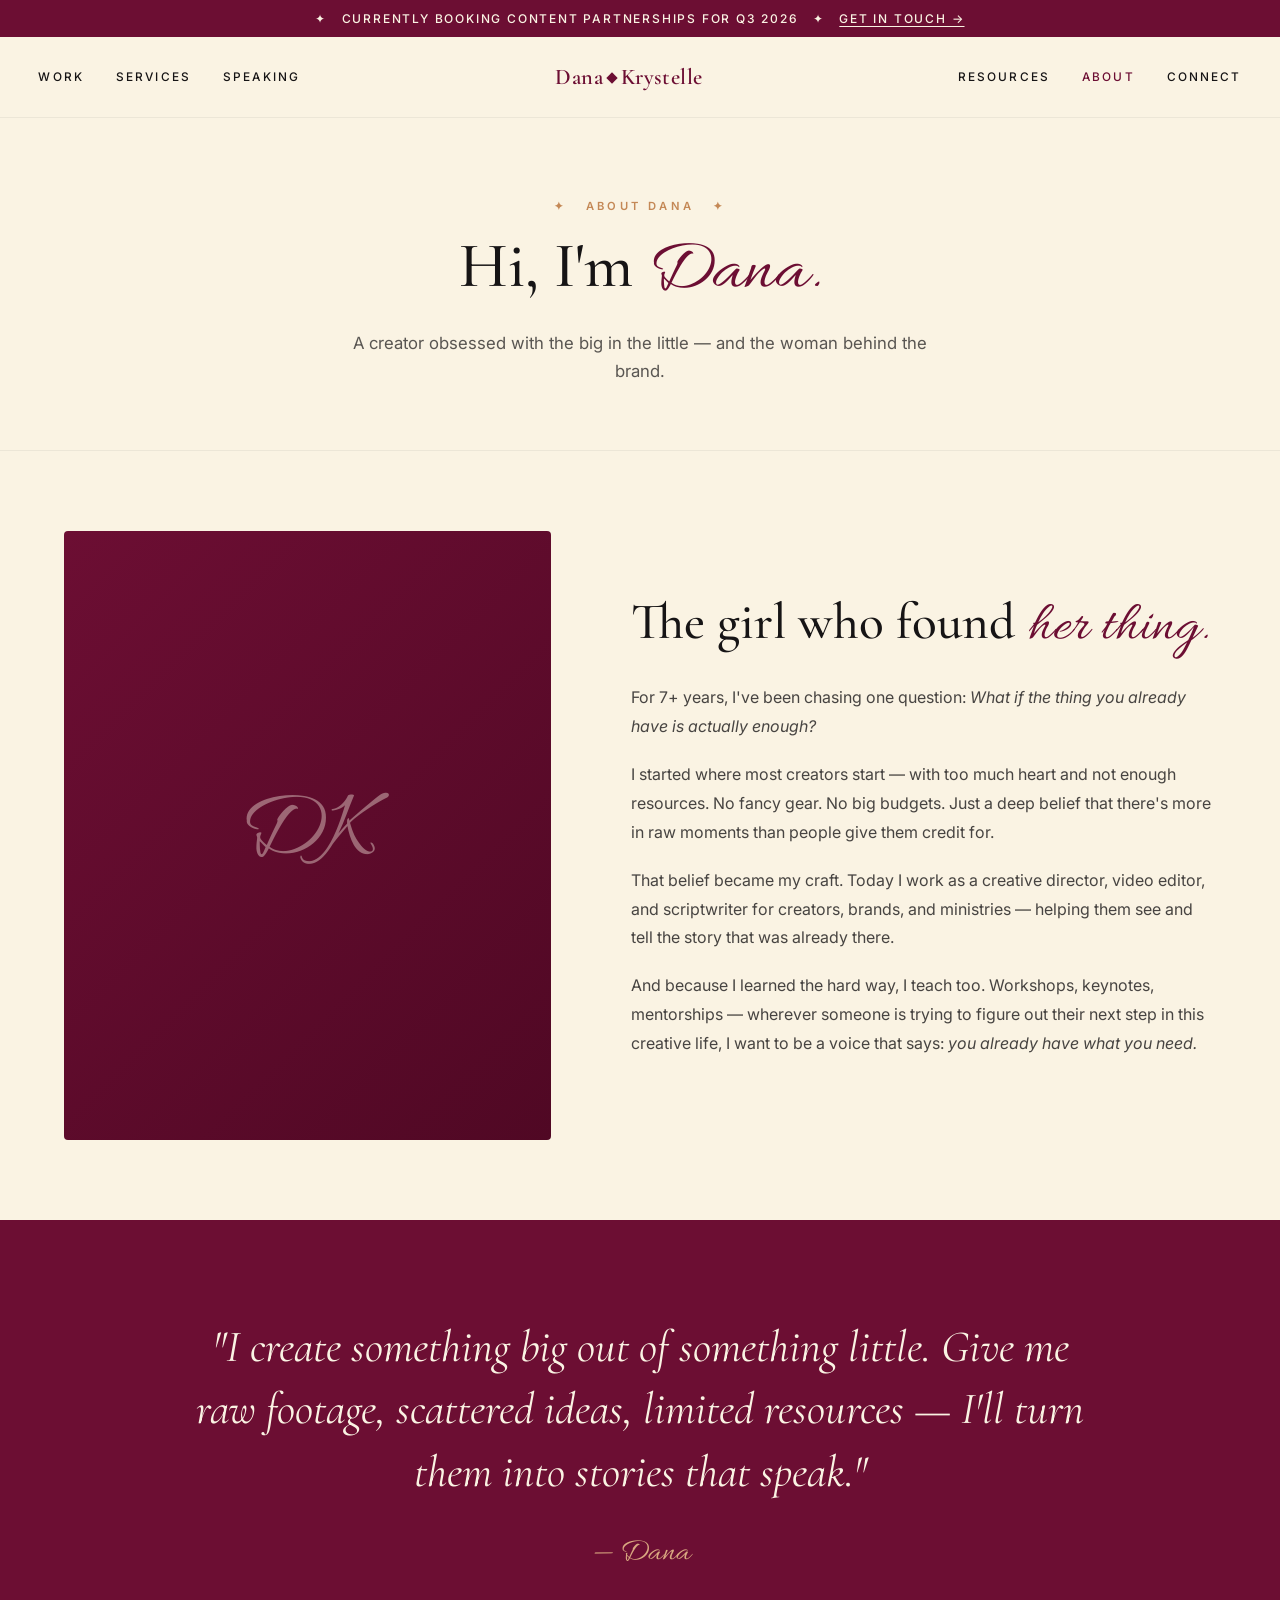
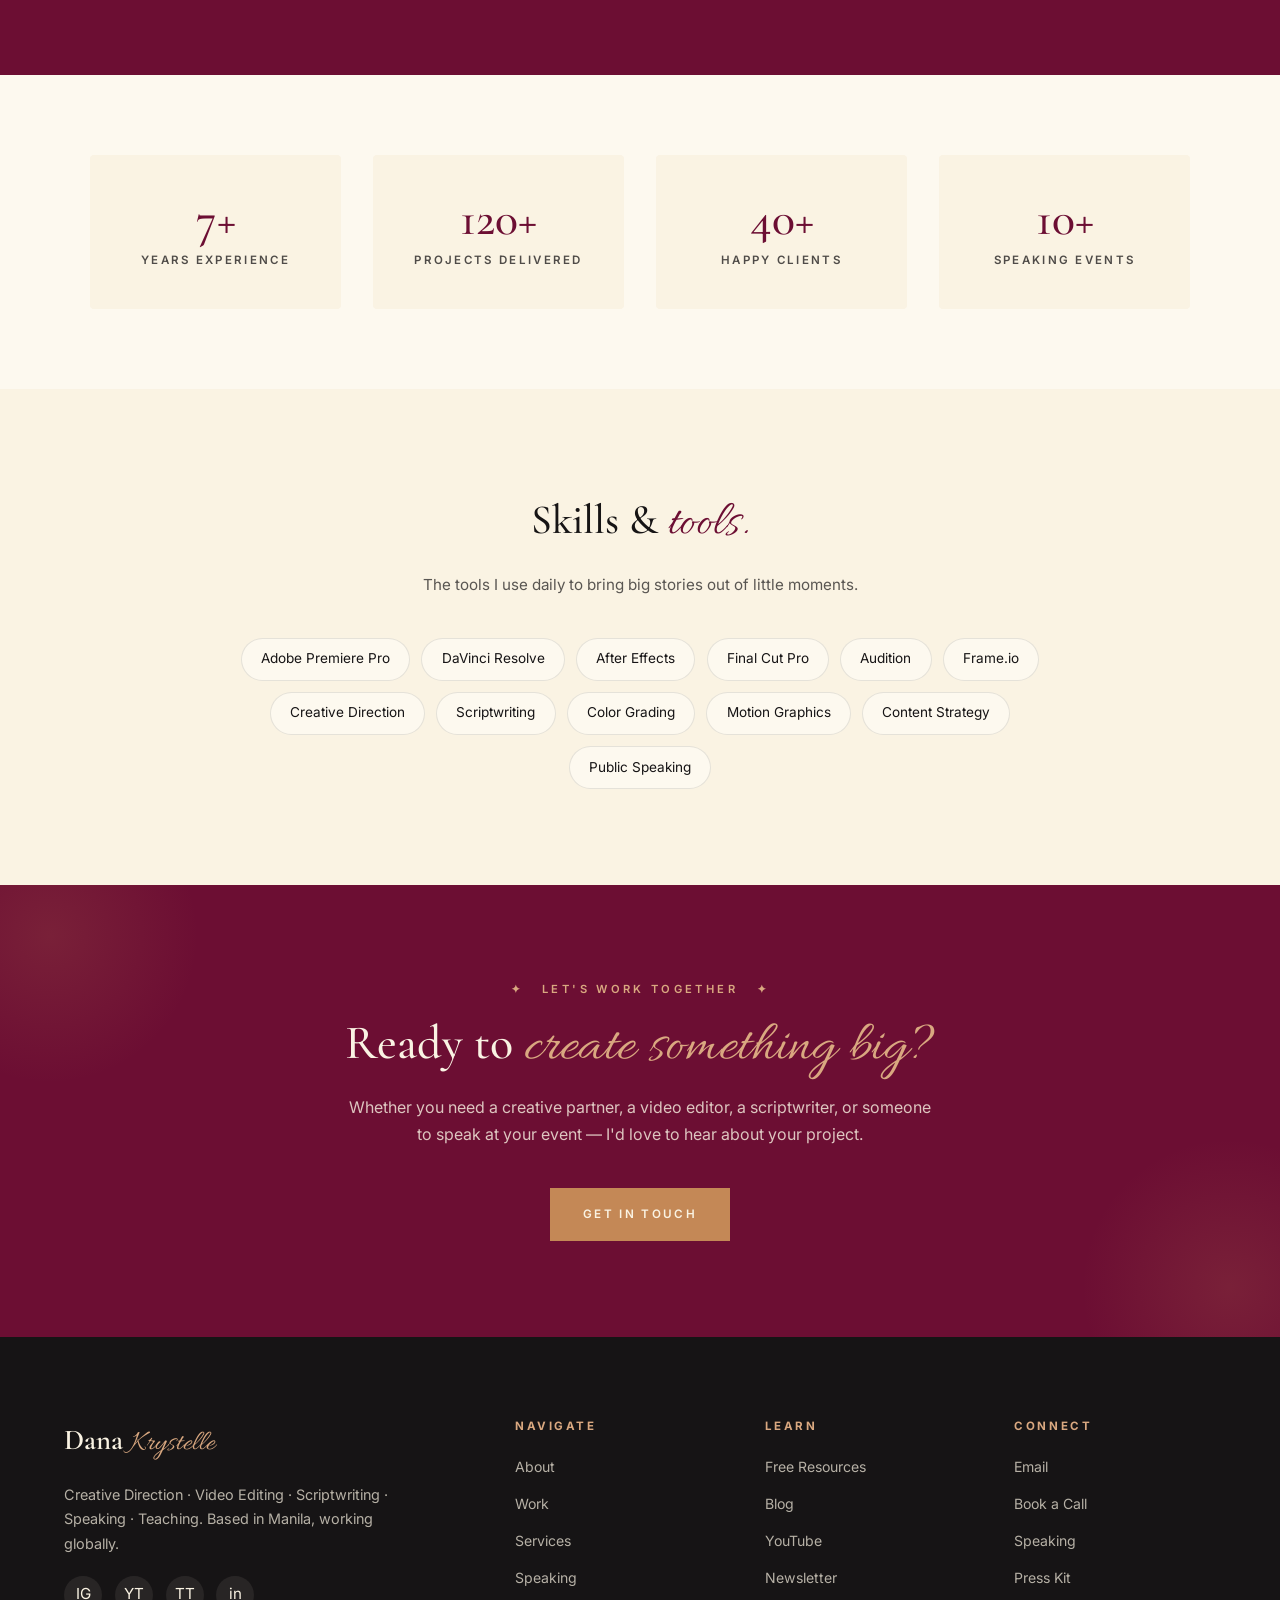
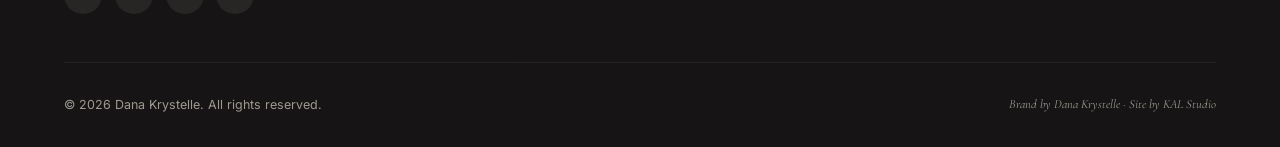
<file: about.html>
<!DOCTYPE html>
<html lang="en">
<head>
<meta charset="UTF-8">
<meta name="viewport" content="width=device-width, initial-scale=1.0">
<title>About Dana Krystelle</title>
<link rel="preconnect" href="https://fonts.googleapis.com">
<link rel="preconnect" href="https://fonts.gstatic.com" crossorigin>
<link href="https://fonts.googleapis.com/css2?family=Cormorant+Garamond:ital,wght@0,400;0,500;0,600;0,700;1,400&family=Inter:wght@300;400;500;600;700&family=Allura&display=swap" rel="stylesheet">
<style>
/* ════════════ DANA KRYSTELLE — SHARED STYLES ════════════ */

:root {
  --salem: #161415;
  --blood: #6c0e33;
  --blood-deep: #500824;
  --water: #7398af;
  --coffee: #c48856;
  --coffee-soft: #d9a880;
  --linen: #faf3e3;
  --linen-deep: #f0e8d2;
  --linen-cream: #fdf9ef;
  --serif: 'Cormorant Garamond', Georgia, serif;
  --sans: 'Inter', -apple-system, sans-serif;
  --script: 'Allura', cursive;
}

* { margin: 0; padding: 0; box-sizing: border-box; }

html { scroll-behavior: smooth; }

body {
  background: var(--linen);
  color: var(--salem);
  font-family: var(--sans);
  font-weight: 400;
  line-height: 1.6;
  overflow-x: hidden;
}

img { max-width: 100%; display: block; }

/* ════════════ ANNOUNCEMENT BAR ════════════ */
.announce {
  background: var(--blood);
  color: var(--linen);
  text-align: center;
  padding: 0.55rem 1rem;
  font-size: 0.75rem;
  letter-spacing: 0.15em;
  text-transform: uppercase;
  font-weight: 500;
}
.announce a {
  color: var(--linen);
  text-decoration: underline;
  text-underline-offset: 3px;
}

/* ════════════ NAV ════════════ */
nav {
  background: var(--linen);
  padding: 1.4rem 3vw;
  display: flex;
  align-items: center;
  justify-content: space-between;
  position: sticky;
  top: 0;
  z-index: 100;
  border-bottom: 1px solid rgba(22, 20, 21, 0.06);
}

.nav-left, .nav-right {
  display: flex;
  gap: 2rem;
  align-items: center;
}

.nav-link {
  font-family: var(--sans);
  font-size: 0.74rem;
  letter-spacing: 0.18em;
  text-transform: uppercase;
  color: var(--salem);
  text-decoration: none;
  font-weight: 500;
  transition: color 0.2s;
}
.nav-link:hover { color: var(--blood); }
.nav-link.active { color: var(--blood); }

.nav-logo {
  font-family: var(--serif);
  font-weight: 600;
  font-size: 1.4rem;
  color: var(--blood);
  text-decoration: none;
  letter-spacing: 0.02em;
}
.nav-logo .diamond {
  display: inline-block;
  width: 8px;
  height: 8px;
  background: var(--blood);
  margin: 0 0.3rem;
  transform: rotate(45deg);
  vertical-align: middle;
  margin-bottom: 4px;
}

@media(max-width: 900px) {
  .nav-left, .nav-right { gap: 1rem; }
  .nav-link { font-size: 0.65rem; }
  .nav-logo { font-size: 1.1rem; }
}

/* ════════════ BUTTONS ════════════ */
.btn {
  font-family: var(--sans);
  font-size: 0.73rem;
  font-weight: 600;
  letter-spacing: 0.2em;
  text-transform: uppercase;
  padding: 1rem 2rem;
  text-decoration: none;
  display: inline-block;
  transition: all 0.25s;
  border: 1.5px solid transparent;
  cursor: pointer;
}

.btn-primary {
  background: var(--blood);
  color: var(--linen);
}
.btn-primary:hover { background: var(--blood-deep); }

.btn-outline {
  background: transparent;
  color: var(--salem);
  border-color: var(--salem);
}
.btn-outline:hover { background: var(--salem); color: var(--linen); }

.btn-coffee {
  background: var(--coffee);
  color: var(--linen);
}
.btn-coffee:hover { background: #a76a3e; }

/* ════════════ SECTION ELEMENTS ════════════ */
.section-eyebrow {
  font-family: var(--sans);
  font-size: 0.7rem;
  letter-spacing: 0.3em;
  text-transform: uppercase;
  color: var(--coffee);
  font-weight: 600;
  margin-bottom: 1rem;
}

/* ════════════ PAGE HEADER (Sub-pages) ════════════ */
.page-header {
  background: var(--linen);
  padding: 5rem 5vw 4rem;
  text-align: center;
  border-bottom: 1px solid rgba(22, 20, 21, 0.06);
}

.page-header .eyebrow {
  font-family: var(--sans);
  font-size: 0.7rem;
  letter-spacing: 0.3em;
  text-transform: uppercase;
  color: var(--coffee);
  font-weight: 600;
  margin-bottom: 1rem;
}

.page-header h1 {
  font-family: var(--serif);
  font-weight: 500;
  font-size: clamp(2.5rem, 5vw, 4.5rem);
  line-height: 1.05;
  color: var(--salem);
  margin-bottom: 1rem;
}

.page-header h1 .script {
  font-family: var(--script);
  color: var(--blood);
  font-weight: 400;
  font-size: 1.15em;
}

.page-header p {
  font-family: var(--sans);
  font-size: 1.05rem;
  color: var(--salem);
  opacity: 0.7;
  line-height: 1.7;
  max-width: 600px;
  margin: 0 auto;
}

/* ════════════ NEWSLETTER ════════════ */
.newsletter {
  background: var(--blood);
  color: var(--linen);
  padding: 6rem 5vw;
  text-align: center;
  position: relative;
  overflow: hidden;
}

.newsletter::before, .newsletter::after {
  content: '';
  position: absolute;
  width: 300px;
  height: 300px;
  background: radial-gradient(circle, rgba(196, 136, 86, 0.15), transparent 70%);
  border-radius: 50%;
}
.newsletter::before { top: -100px; left: -100px; }
.newsletter::after { bottom: -100px; right: -100px; }

.newsletter-content {
  max-width: 600px;
  margin: 0 auto;
  position: relative;
  z-index: 2;
}

.newsletter-eyebrow {
  font-family: var(--sans);
  font-size: 0.7rem;
  letter-spacing: 0.3em;
  text-transform: uppercase;
  color: var(--coffee-soft);
  font-weight: 600;
  margin-bottom: 1rem;
}

.newsletter h2 {
  font-family: var(--serif);
  font-weight: 500;
  font-size: clamp(2rem, 4vw, 3rem);
  line-height: 1.15;
  margin-bottom: 0.8rem;
}

.newsletter h2 .script {
  font-family: var(--script);
  color: var(--coffee-soft);
  font-weight: 400;
  font-size: 1.2em;
}

.newsletter p {
  font-size: 1rem;
  opacity: 0.8;
  line-height: 1.7;
  margin-bottom: 2.5rem;
}

.newsletter-form {
  display: flex;
  gap: 0.6rem;
  max-width: 480px;
  margin: 0 auto;
  flex-wrap: wrap;
  justify-content: center;
}

.newsletter-input {
  flex: 1;
  min-width: 240px;
  padding: 1rem 1.4rem;
  background: var(--linen);
  border: none;
  color: var(--salem);
  font-family: var(--sans);
  font-size: 0.9rem;
  border-radius: 0;
}
.newsletter-input::placeholder { color: rgba(22, 20, 21, 0.45); }
.newsletter-input:focus { outline: 2px solid var(--coffee); outline-offset: 2px; }

.newsletter-btn {
  background: var(--coffee);
  color: var(--linen);
  border: none;
  padding: 1rem 2rem;
  font-family: var(--sans);
  font-size: 0.73rem;
  font-weight: 600;
  letter-spacing: 0.2em;
  text-transform: uppercase;
  cursor: pointer;
  transition: background 0.2s;
}
.newsletter-btn:hover { background: #a76a3e; }

.newsletter-note {
  font-size: 0.75rem;
  margin-top: 1.2rem;
  opacity: 0.6;
  font-style: italic;
  font-family: var(--serif);
}

/* ════════════ FOOTER ════════════ */
footer {
  background: var(--salem);
  color: var(--linen);
  padding: 5rem 5vw 2rem;
}

.footer-top {
  display: grid;
  grid-template-columns: 2fr 1fr 1fr 1fr;
  gap: 3rem;
  max-width: 1200px;
  margin: 0 auto 3rem;
}

.footer-brand h3 {
  font-family: var(--serif);
  font-weight: 600;
  font-size: 1.8rem;
  color: var(--linen);
  margin-bottom: 1rem;
}

.footer-brand h3 .script {
  font-family: var(--script);
  color: var(--coffee-soft);
  font-weight: 400;
}

.footer-brand p {
  font-size: 0.9rem;
  opacity: 0.7;
  line-height: 1.7;
  max-width: 360px;
  margin-bottom: 1.2rem;
}

.footer-social {
  display: flex;
  gap: 0.8rem;
}

.footer-social a {
  width: 38px;
  height: 38px;
  background: rgba(250, 243, 227, 0.08);
  border-radius: 50%;
  display: flex;
  align-items: center;
  justify-content: center;
  color: var(--linen);
  text-decoration: none;
  font-size: 0.95rem;
  transition: background 0.2s;
}
.footer-social a:hover { background: var(--blood); }

.footer-col h4 {
  font-family: var(--sans);
  font-size: 0.72rem;
  font-weight: 700;
  letter-spacing: 0.22em;
  text-transform: uppercase;
  margin-bottom: 1.2rem;
  color: var(--coffee-soft);
}

.footer-col ul { list-style: none; }
.footer-col li { margin-bottom: 0.7rem; }
.footer-col a {
  font-family: var(--sans);
  font-size: 0.88rem;
  color: var(--linen);
  text-decoration: none;
  opacity: 0.7;
  transition: opacity 0.2s;
}
.footer-col a:hover { opacity: 1; color: var(--coffee-soft); }

.footer-bottom {
  max-width: 1200px;
  margin: 0 auto;
  padding-top: 2rem;
  border-top: 1px solid rgba(250, 243, 227, 0.1);
  display: flex;
  justify-content: space-between;
  align-items: center;
  flex-wrap: wrap;
  gap: 1rem;
  font-size: 0.78rem;
  opacity: 0.6;
}

.footer-bottom .credit {
  font-family: var(--serif);
  font-style: italic;
}

@media(max-width: 900px) {
  .footer-top { grid-template-columns: 1fr 1fr; gap: 2rem; }
}
@media(max-width: 600px) {
  .footer-top { grid-template-columns: 1fr; }
}

/* ════════════ FADE-UP ANIMATION ════════════ */
.fade-up {
  opacity: 0;
  transform: translateY(30px);
  transition: opacity 0.8s ease, transform 0.8s ease;
}
.fade-up.visible {
  opacity: 1;
  transform: none;
}

</style>
<style>
.about-intro {
  background: var(--linen);
  padding: 5rem 5vw;
  display: grid;
  grid-template-columns: 1fr 1.2fr;
  gap: 5rem;
  align-items: center;
}
.about-photo {
  position: relative;
  aspect-ratio: 4/5;
}
.about-photo-bg {
  width: 100%;
  height: 100%;
  background: linear-gradient(135deg, var(--blood), var(--blood-deep));
  display: flex;
  align-items: center;
  justify-content: center;
  font-family: var(--script);
  font-size: 6rem;
  color: rgba(250, 243, 227, 0.4);
  border-radius: 4px;
}
.about-photo::before {
  content: '';
  position: absolute;
  top: 20px;
  left: 20px;
  right: -20px;
  bottom: -20px;
  border: 1.5px solid var(--coffee);
  border-radius: 4px;
  z-index: -1;
}
.about-text h2 {
  font-family: var(--serif);
  font-weight: 500;
  font-size: clamp(2rem, 4vw, 3.4rem);
  line-height: 1.1;
  margin-bottom: 1.5rem;
}
.about-text h2 .script {
  font-family: var(--script);
  color: var(--blood);
  font-weight: 400;
  font-size: 1.1em;
}
.about-text p {
  font-size: 1rem;
  color: var(--salem);
  opacity: 0.78;
  line-height: 1.8;
  margin-bottom: 1.2rem;
}
@media(max-width: 900px) {
  .about-intro { grid-template-columns: 1fr; gap: 3rem; padding: 3rem 5vw; }
  .about-photo { max-width: 380px; }
  .about-photo::before { display: none; }
}

.edge-callout {
  background: var(--blood);
  color: var(--linen);
  padding: 6rem 5vw;
  text-align: center;
}
.edge-callout-quote {
  font-family: var(--serif);
  font-style: italic;
  font-size: clamp(1.6rem, 3.5vw, 2.8rem);
  line-height: 1.4;
  max-width: 900px;
  margin: 0 auto;
}
.edge-callout-attr {
  font-family: var(--script);
  font-size: 2rem;
  color: var(--coffee-soft);
  margin-top: 1.5rem;
}

.stats {
  background: var(--linen-cream);
  padding: 5rem 5vw;
}
.stats-grid {
  display: grid;
  grid-template-columns: repeat(4, 1fr);
  gap: 2rem;
  max-width: 1100px;
  margin: 0 auto;
  text-align: center;
}
.stat {
  background: var(--linen);
  padding: 2.5rem 1rem;
  border-radius: 4px;
}
.stat-num {
  font-family: var(--serif);
  font-weight: 500;
  font-size: 3rem;
  color: var(--blood);
  line-height: 1;
  margin-bottom: 0.5rem;
}
.stat-label {
  font-family: var(--sans);
  font-size: 0.72rem;
  letter-spacing: 0.2em;
  text-transform: uppercase;
  color: var(--salem);
  font-weight: 600;
  opacity: 0.75;
}
@media(max-width: 700px) {
  .stats-grid { grid-template-columns: repeat(2, 1fr); }
}

.skills {
  background: var(--linen);
  padding: 6rem 5vw;
  text-align: center;
}
.skills h2 {
  font-family: var(--serif);
  font-weight: 500;
  font-size: clamp(1.8rem, 3.5vw, 2.6rem);
  margin-bottom: 0.5rem;
}
.skills h2 .script {
  font-family: var(--script);
  color: var(--blood);
  font-weight: 400;
  font-size: 1.2em;
}
.skills-intro {
  font-size: 0.95rem;
  color: var(--salem);
  opacity: 0.7;
  max-width: 540px;
  margin: 0 auto 2.5rem;
}
.skills-tags {
  display: flex;
  flex-wrap: wrap;
  gap: 0.7rem;
  justify-content: center;
  max-width: 800px;
  margin: 0 auto;
}
.skill-tag {
  background: var(--linen-cream);
  border: 1px solid rgba(22, 20, 21, 0.1);
  padding: 0.6rem 1.2rem;
  font-family: var(--sans);
  font-size: 0.85rem;
  color: var(--salem);
  border-radius: 100px;
}
</style>
</head>
<body>

<div class="announce">
  ✦ &nbsp; Currently booking content partnerships for Q3 2026 &nbsp; ✦ &nbsp; <a href="contact.html">Get in touch →</a>
</div>

<nav>
  <div class="nav-left">
    <a href="work.html" class="nav-link">Work</a>
    <a href="services.html" class="nav-link">Services</a>
    <a href="speaking.html" class="nav-link">Speaking</a>
  </div>
  <a href="index.html" class="nav-logo">Dana<span class="diamond"></span>Krystelle</a>
  <div class="nav-right">
    <a href="teaching.html" class="nav-link">Resources</a>
    <a href="about.html" class="nav-link active">About</a>
    <a href="contact.html" class="nav-link">Connect</a>
  </div>
</nav>

<section class="page-header">
  <div class="eyebrow">✦ &nbsp; About Dana &nbsp; ✦</div>
  <h1>Hi, I'm <span class="script">Dana.</span></h1>
  <p>A creator obsessed with the big in the little — and the woman behind the brand.</p>
</section>

<section class="about-intro">
  <div class="about-photo">
    <div class="about-photo-bg">DK</div>
  </div>
  <div class="about-text fade-up">
    <h2>The girl who found <span class="script">her thing.</span></h2>
    <p>For 7+ years, I've been chasing one question: <em>What if the thing you already have is actually enough?</em></p>
    <p>I started where most creators start — with too much heart and not enough resources. No fancy gear. No big budgets. Just a deep belief that there's more in raw moments than people give them credit for.</p>
    <p>That belief became my craft. Today I work as a creative director, video editor, and scriptwriter for creators, brands, and ministries — helping them see and tell the story that was already there.</p>
    <p>And because I learned the hard way, I teach too. Workshops, keynotes, mentorships — wherever someone is trying to figure out their next step in this creative life, I want to be a voice that says: <em>you already have what you need.</em></p>
  </div>
</section>

<section class="edge-callout">
  <p class="edge-callout-quote">"I create something big out of something little. Give me raw footage, scattered ideas, limited resources — I'll turn them into stories that speak."</p>
  <div class="edge-callout-attr">— Dana</div>
</section>

<section class="stats">
  <div class="stats-grid">
    <div class="stat fade-up">
      <div class="stat-num">7+</div>
      <div class="stat-label">Years Experience</div>
    </div>
    <div class="stat fade-up">
      <div class="stat-num">120+</div>
      <div class="stat-label">Projects Delivered</div>
    </div>
    <div class="stat fade-up">
      <div class="stat-num">40+</div>
      <div class="stat-label">Happy Clients</div>
    </div>
    <div class="stat fade-up">
      <div class="stat-num">10+</div>
      <div class="stat-label">Speaking Events</div>
    </div>
  </div>
</section>

<section class="skills">
  <h2>Skills & <span class="script">tools.</span></h2>
  <p class="skills-intro">The tools I use daily to bring big stories out of little moments.</p>
  <div class="skills-tags">
    <div class="skill-tag">Adobe Premiere Pro</div>
    <div class="skill-tag">DaVinci Resolve</div>
    <div class="skill-tag">After Effects</div>
    <div class="skill-tag">Final Cut Pro</div>
    <div class="skill-tag">Audition</div>
    <div class="skill-tag">Frame.io</div>
    <div class="skill-tag">Creative Direction</div>
    <div class="skill-tag">Scriptwriting</div>
    <div class="skill-tag">Color Grading</div>
    <div class="skill-tag">Motion Graphics</div>
    <div class="skill-tag">Content Strategy</div>
    <div class="skill-tag">Public Speaking</div>
  </div>
</section>

<section class="newsletter">
  <div class="newsletter-content">
    <div class="newsletter-eyebrow">✦ &nbsp; Let's Work Together &nbsp; ✦</div>
    <h2>Ready to <span class="script">create something big?</span></h2>
    <p>Whether you need a creative partner, a video editor, a scriptwriter, or someone to speak at your event — I'd love to hear about your project.</p>
    <div style="margin-top: 2rem;">
      <a href="contact.html" class="btn btn-coffee">Get In Touch</a>
    </div>
  </div>
</section>

<footer>
  <div class="footer-top">
    <div class="footer-brand">
      <h3>Dana <span class="script">Krystelle</span></h3>
      <p>Creative Direction · Video Editing · Scriptwriting · Speaking · Teaching. Based in Manila, working globally.</p>
      <div class="footer-social">
        <a href="#">IG</a><a href="#">YT</a><a href="#">TT</a><a href="#">in</a>
      </div>
    </div>
    <div class="footer-col">
      <h4>Navigate</h4>
      <ul>
        <li><a href="about.html">About</a></li>
        <li><a href="work.html">Work</a></li>
        <li><a href="services.html">Services</a></li>
        <li><a href="speaking.html">Speaking</a></li>
      </ul>
    </div>
    <div class="footer-col">
      <h4>Learn</h4>
      <ul>
        <li><a href="teaching.html">Free Resources</a></li>
        <li><a href="#">Blog</a></li>
        <li><a href="#">YouTube</a></li>
        <li><a href="#">Newsletter</a></li>
      </ul>
    </div>
    <div class="footer-col">
      <h4>Connect</h4>
      <ul>
        <li><a href="mailto:dana@danakrystelle.com">Email</a></li>
        <li><a href="contact.html">Book a Call</a></li>
        <li><a href="speaking.html">Speaking</a></li>
        <li><a href="#">Press Kit</a></li>
      </ul>
    </div>
  </div>
  <div class="footer-bottom">
    <span>© 2026 Dana Krystelle. All rights reserved.</span>
    <span class="credit">Brand by Dana Krystelle · Site by KAL Studio</span>
  </div>
</footer>

<script>
// Fade-up on scroll
const observer = new IntersectionObserver((entries) => {
  entries.forEach(entry => {
    if (entry.isIntersecting) {
      entry.target.classList.add('visible');
      observer.unobserve(entry.target);
    }
  });
}, { threshold: 0.15 });

document.querySelectorAll('.fade-up').forEach(el => observer.observe(el));

</script>
</body>
</html>
</file>
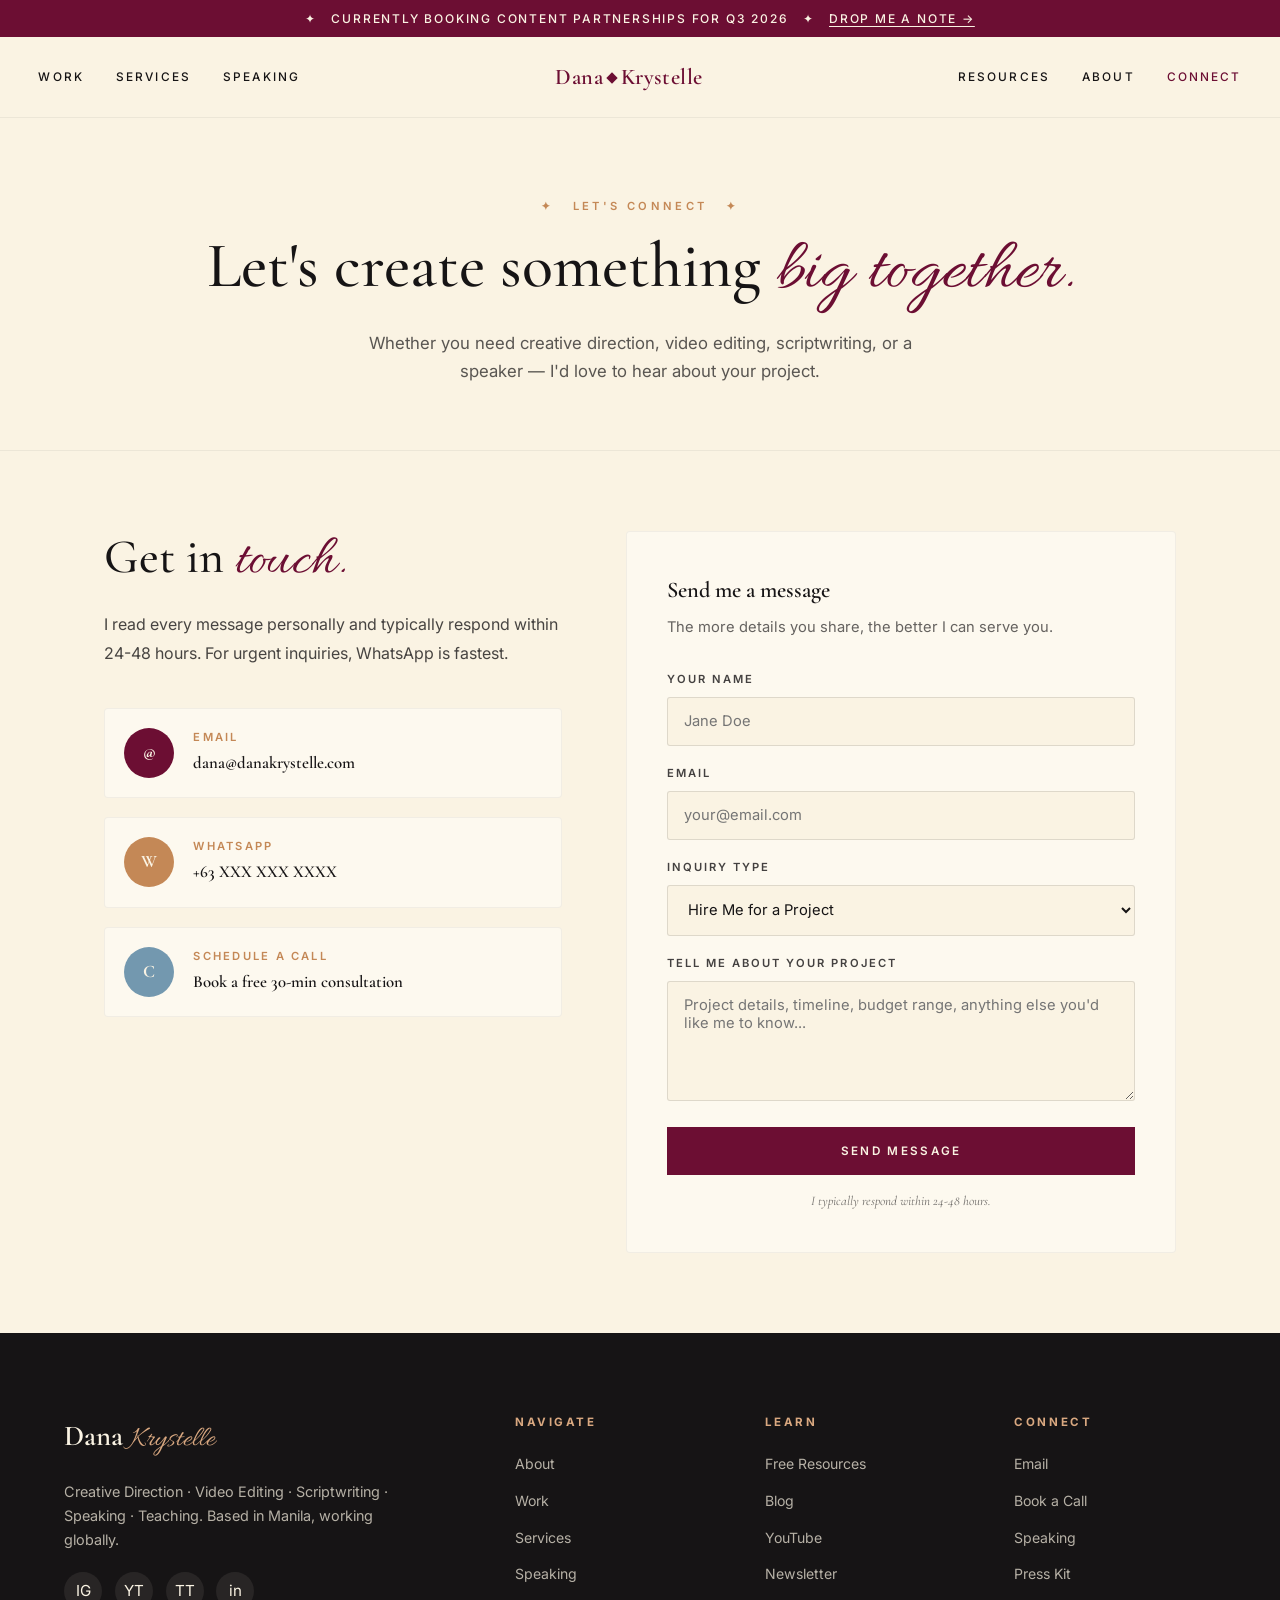
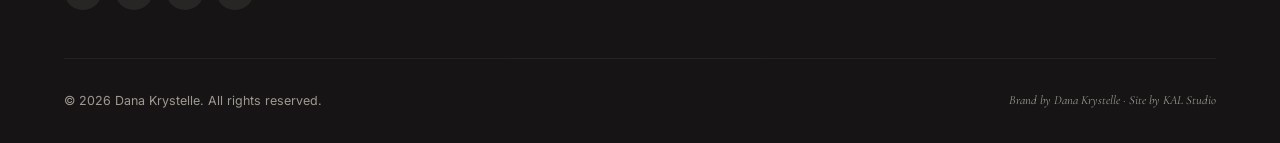
<file: contact.html>
<!DOCTYPE html>
<html lang="en">
<head>
<meta charset="UTF-8">
<meta name="viewport" content="width=device-width, initial-scale=1.0">
<title>Connect — Dana Krystelle</title>
<link rel="preconnect" href="https://fonts.googleapis.com">
<link rel="preconnect" href="https://fonts.gstatic.com" crossorigin>
<link href="https://fonts.googleapis.com/css2?family=Cormorant+Garamond:ital,wght@0,400;0,500;0,600;0,700;1,400&family=Inter:wght@300;400;500;600;700&family=Allura&display=swap" rel="stylesheet">
<style>
/* ════════════ DANA KRYSTELLE — SHARED STYLES ════════════ */

:root {
  --salem: #161415;
  --blood: #6c0e33;
  --blood-deep: #500824;
  --water: #7398af;
  --coffee: #c48856;
  --coffee-soft: #d9a880;
  --linen: #faf3e3;
  --linen-deep: #f0e8d2;
  --linen-cream: #fdf9ef;
  --serif: 'Cormorant Garamond', Georgia, serif;
  --sans: 'Inter', -apple-system, sans-serif;
  --script: 'Allura', cursive;
}

* { margin: 0; padding: 0; box-sizing: border-box; }

html { scroll-behavior: smooth; }

body {
  background: var(--linen);
  color: var(--salem);
  font-family: var(--sans);
  font-weight: 400;
  line-height: 1.6;
  overflow-x: hidden;
}

img { max-width: 100%; display: block; }

/* ════════════ ANNOUNCEMENT BAR ════════════ */
.announce {
  background: var(--blood);
  color: var(--linen);
  text-align: center;
  padding: 0.55rem 1rem;
  font-size: 0.75rem;
  letter-spacing: 0.15em;
  text-transform: uppercase;
  font-weight: 500;
}
.announce a {
  color: var(--linen);
  text-decoration: underline;
  text-underline-offset: 3px;
}

/* ════════════ NAV ════════════ */
nav {
  background: var(--linen);
  padding: 1.4rem 3vw;
  display: flex;
  align-items: center;
  justify-content: space-between;
  position: sticky;
  top: 0;
  z-index: 100;
  border-bottom: 1px solid rgba(22, 20, 21, 0.06);
}

.nav-left, .nav-right {
  display: flex;
  gap: 2rem;
  align-items: center;
}

.nav-link {
  font-family: var(--sans);
  font-size: 0.74rem;
  letter-spacing: 0.18em;
  text-transform: uppercase;
  color: var(--salem);
  text-decoration: none;
  font-weight: 500;
  transition: color 0.2s;
}
.nav-link:hover { color: var(--blood); }
.nav-link.active { color: var(--blood); }

.nav-logo {
  font-family: var(--serif);
  font-weight: 600;
  font-size: 1.4rem;
  color: var(--blood);
  text-decoration: none;
  letter-spacing: 0.02em;
}
.nav-logo .diamond {
  display: inline-block;
  width: 8px;
  height: 8px;
  background: var(--blood);
  margin: 0 0.3rem;
  transform: rotate(45deg);
  vertical-align: middle;
  margin-bottom: 4px;
}

@media(max-width: 900px) {
  .nav-left, .nav-right { gap: 1rem; }
  .nav-link { font-size: 0.65rem; }
  .nav-logo { font-size: 1.1rem; }
}

/* ════════════ BUTTONS ════════════ */
.btn {
  font-family: var(--sans);
  font-size: 0.73rem;
  font-weight: 600;
  letter-spacing: 0.2em;
  text-transform: uppercase;
  padding: 1rem 2rem;
  text-decoration: none;
  display: inline-block;
  transition: all 0.25s;
  border: 1.5px solid transparent;
  cursor: pointer;
}

.btn-primary {
  background: var(--blood);
  color: var(--linen);
}
.btn-primary:hover { background: var(--blood-deep); }

.btn-outline {
  background: transparent;
  color: var(--salem);
  border-color: var(--salem);
}
.btn-outline:hover { background: var(--salem); color: var(--linen); }

.btn-coffee {
  background: var(--coffee);
  color: var(--linen);
}
.btn-coffee:hover { background: #a76a3e; }

/* ════════════ SECTION ELEMENTS ════════════ */
.section-eyebrow {
  font-family: var(--sans);
  font-size: 0.7rem;
  letter-spacing: 0.3em;
  text-transform: uppercase;
  color: var(--coffee);
  font-weight: 600;
  margin-bottom: 1rem;
}

/* ════════════ PAGE HEADER (Sub-pages) ════════════ */
.page-header {
  background: var(--linen);
  padding: 5rem 5vw 4rem;
  text-align: center;
  border-bottom: 1px solid rgba(22, 20, 21, 0.06);
}

.page-header .eyebrow {
  font-family: var(--sans);
  font-size: 0.7rem;
  letter-spacing: 0.3em;
  text-transform: uppercase;
  color: var(--coffee);
  font-weight: 600;
  margin-bottom: 1rem;
}

.page-header h1 {
  font-family: var(--serif);
  font-weight: 500;
  font-size: clamp(2.5rem, 5vw, 4.5rem);
  line-height: 1.05;
  color: var(--salem);
  margin-bottom: 1rem;
}

.page-header h1 .script {
  font-family: var(--script);
  color: var(--blood);
  font-weight: 400;
  font-size: 1.15em;
}

.page-header p {
  font-family: var(--sans);
  font-size: 1.05rem;
  color: var(--salem);
  opacity: 0.7;
  line-height: 1.7;
  max-width: 600px;
  margin: 0 auto;
}

/* ════════════ NEWSLETTER ════════════ */
.newsletter {
  background: var(--blood);
  color: var(--linen);
  padding: 6rem 5vw;
  text-align: center;
  position: relative;
  overflow: hidden;
}

.newsletter::before, .newsletter::after {
  content: '';
  position: absolute;
  width: 300px;
  height: 300px;
  background: radial-gradient(circle, rgba(196, 136, 86, 0.15), transparent 70%);
  border-radius: 50%;
}
.newsletter::before { top: -100px; left: -100px; }
.newsletter::after { bottom: -100px; right: -100px; }

.newsletter-content {
  max-width: 600px;
  margin: 0 auto;
  position: relative;
  z-index: 2;
}

.newsletter-eyebrow {
  font-family: var(--sans);
  font-size: 0.7rem;
  letter-spacing: 0.3em;
  text-transform: uppercase;
  color: var(--coffee-soft);
  font-weight: 600;
  margin-bottom: 1rem;
}

.newsletter h2 {
  font-family: var(--serif);
  font-weight: 500;
  font-size: clamp(2rem, 4vw, 3rem);
  line-height: 1.15;
  margin-bottom: 0.8rem;
}

.newsletter h2 .script {
  font-family: var(--script);
  color: var(--coffee-soft);
  font-weight: 400;
  font-size: 1.2em;
}

.newsletter p {
  font-size: 1rem;
  opacity: 0.8;
  line-height: 1.7;
  margin-bottom: 2.5rem;
}

.newsletter-form {
  display: flex;
  gap: 0.6rem;
  max-width: 480px;
  margin: 0 auto;
  flex-wrap: wrap;
  justify-content: center;
}

.newsletter-input {
  flex: 1;
  min-width: 240px;
  padding: 1rem 1.4rem;
  background: var(--linen);
  border: none;
  color: var(--salem);
  font-family: var(--sans);
  font-size: 0.9rem;
  border-radius: 0;
}
.newsletter-input::placeholder { color: rgba(22, 20, 21, 0.45); }
.newsletter-input:focus { outline: 2px solid var(--coffee); outline-offset: 2px; }

.newsletter-btn {
  background: var(--coffee);
  color: var(--linen);
  border: none;
  padding: 1rem 2rem;
  font-family: var(--sans);
  font-size: 0.73rem;
  font-weight: 600;
  letter-spacing: 0.2em;
  text-transform: uppercase;
  cursor: pointer;
  transition: background 0.2s;
}
.newsletter-btn:hover { background: #a76a3e; }

.newsletter-note {
  font-size: 0.75rem;
  margin-top: 1.2rem;
  opacity: 0.6;
  font-style: italic;
  font-family: var(--serif);
}

/* ════════════ FOOTER ════════════ */
footer {
  background: var(--salem);
  color: var(--linen);
  padding: 5rem 5vw 2rem;
}

.footer-top {
  display: grid;
  grid-template-columns: 2fr 1fr 1fr 1fr;
  gap: 3rem;
  max-width: 1200px;
  margin: 0 auto 3rem;
}

.footer-brand h3 {
  font-family: var(--serif);
  font-weight: 600;
  font-size: 1.8rem;
  color: var(--linen);
  margin-bottom: 1rem;
}

.footer-brand h3 .script {
  font-family: var(--script);
  color: var(--coffee-soft);
  font-weight: 400;
}

.footer-brand p {
  font-size: 0.9rem;
  opacity: 0.7;
  line-height: 1.7;
  max-width: 360px;
  margin-bottom: 1.2rem;
}

.footer-social {
  display: flex;
  gap: 0.8rem;
}

.footer-social a {
  width: 38px;
  height: 38px;
  background: rgba(250, 243, 227, 0.08);
  border-radius: 50%;
  display: flex;
  align-items: center;
  justify-content: center;
  color: var(--linen);
  text-decoration: none;
  font-size: 0.95rem;
  transition: background 0.2s;
}
.footer-social a:hover { background: var(--blood); }

.footer-col h4 {
  font-family: var(--sans);
  font-size: 0.72rem;
  font-weight: 700;
  letter-spacing: 0.22em;
  text-transform: uppercase;
  margin-bottom: 1.2rem;
  color: var(--coffee-soft);
}

.footer-col ul { list-style: none; }
.footer-col li { margin-bottom: 0.7rem; }
.footer-col a {
  font-family: var(--sans);
  font-size: 0.88rem;
  color: var(--linen);
  text-decoration: none;
  opacity: 0.7;
  transition: opacity 0.2s;
}
.footer-col a:hover { opacity: 1; color: var(--coffee-soft); }

.footer-bottom {
  max-width: 1200px;
  margin: 0 auto;
  padding-top: 2rem;
  border-top: 1px solid rgba(250, 243, 227, 0.1);
  display: flex;
  justify-content: space-between;
  align-items: center;
  flex-wrap: wrap;
  gap: 1rem;
  font-size: 0.78rem;
  opacity: 0.6;
}

.footer-bottom .credit {
  font-family: var(--serif);
  font-style: italic;
}

@media(max-width: 900px) {
  .footer-top { grid-template-columns: 1fr 1fr; gap: 2rem; }
}
@media(max-width: 600px) {
  .footer-top { grid-template-columns: 1fr; }
}

/* ════════════ FADE-UP ANIMATION ════════════ */
.fade-up {
  opacity: 0;
  transform: translateY(30px);
  transition: opacity 0.8s ease, transform 0.8s ease;
}
.fade-up.visible {
  opacity: 1;
  transform: none;
}

</style>
<style>
.contact-section {
  background: var(--linen);
  padding: 5rem 5vw;
  display: grid;
  grid-template-columns: 1fr 1.2fr;
  gap: 4rem;
  max-width: 1200px;
  margin: 0 auto;
}

.contact-info h2 {
  font-family: var(--serif);
  font-weight: 500;
  font-size: clamp(2rem, 4vw, 3rem);
  line-height: 1.1;
  margin-bottom: 1rem;
}
.contact-info h2 .script {
  font-family: var(--script);
  color: var(--blood);
  font-weight: 400;
  font-size: 1.2em;
}
.contact-info > p {
  font-size: 1rem;
  color: var(--salem);
  opacity: 0.78;
  line-height: 1.8;
  margin-bottom: 2.5rem;
}

.contact-methods {
  display: flex;
  flex-direction: column;
  gap: 1.2rem;
}
.contact-method {
  display: grid;
  grid-template-columns: 50px 1fr;
  gap: 1.2rem;
  align-items: center;
  padding: 1.2rem;
  background: var(--linen-cream);
  border-radius: 4px;
  border: 1px solid rgba(22, 20, 21, 0.05);
  text-decoration: none;
  color: var(--salem);
  transition: all 0.2s;
}
.contact-method:hover {
  border-color: var(--blood);
  transform: translateX(4px);
}
.contact-method-icon {
  width: 50px;
  height: 50px;
  border-radius: 50%;
  background: var(--blood);
  color: var(--linen);
  display: flex;
  align-items: center;
  justify-content: center;
  font-family: var(--serif);
  font-weight: 700;
  font-size: 1.1rem;
  flex-shrink: 0;
}
.contact-method:nth-child(2) .contact-method-icon { background: var(--coffee); }
.contact-method:nth-child(3) .contact-method-icon { background: var(--water); }
.contact-method-label {
  font-family: var(--sans);
  font-size: 0.7rem;
  letter-spacing: 0.2em;
  text-transform: uppercase;
  color: var(--coffee);
  font-weight: 600;
  margin-bottom: 0.2rem;
}
.contact-method-value {
  font-family: var(--serif);
  font-weight: 600;
  font-size: 1.05rem;
  color: var(--salem);
}

.contact-form-wrapper {
  background: var(--linen-cream);
  padding: 2.5rem;
  border-radius: 4px;
  border: 1px solid rgba(22, 20, 21, 0.05);
}
.contact-form-wrapper h3 {
  font-family: var(--serif);
  font-weight: 600;
  font-size: 1.4rem;
  margin-bottom: 0.5rem;
}
.contact-form-wrapper > p {
  font-size: 0.92rem;
  color: var(--salem);
  opacity: 0.65;
  margin-bottom: 2rem;
  line-height: 1.6;
}
.form-field { margin-bottom: 1.2rem; }
.form-label {
  display: block;
  font-family: var(--sans);
  font-size: 0.7rem;
  letter-spacing: 0.18em;
  text-transform: uppercase;
  color: var(--salem);
  font-weight: 600;
  margin-bottom: 0.5rem;
  opacity: 0.8;
}
.form-input, .form-select, .form-textarea {
  width: 100%;
  padding: 0.9rem 1rem;
  background: var(--linen);
  border: 1px solid rgba(22, 20, 21, 0.12);
  font-family: var(--sans);
  font-size: 0.92rem;
  color: var(--salem);
  border-radius: 3px;
}
.form-input:focus, .form-select:focus, .form-textarea:focus {
  outline: none;
  border-color: var(--blood);
}
.form-textarea {
  resize: vertical;
  min-height: 120px;
  font-family: var(--sans);
}
.form-note {
  font-family: var(--serif);
  font-style: italic;
  font-size: 0.82rem;
  color: var(--salem);
  opacity: 0.6;
  margin-top: 1rem;
  text-align: center;
}

@media(max-width: 900px) {
  .contact-section { grid-template-columns: 1fr; padding: 3rem 5vw; }
}
</style>
</head>
<body>

<div class="announce">
  ✦ &nbsp; Currently booking content partnerships for Q3 2026 &nbsp; ✦ &nbsp; <a href="#form">Drop me a note →</a>
</div>

<nav>
  <div class="nav-left">
    <a href="work.html" class="nav-link">Work</a>
    <a href="services.html" class="nav-link">Services</a>
    <a href="speaking.html" class="nav-link">Speaking</a>
  </div>
  <a href="index.html" class="nav-logo">Dana<span class="diamond"></span>Krystelle</a>
  <div class="nav-right">
    <a href="teaching.html" class="nav-link">Resources</a>
    <a href="about.html" class="nav-link">About</a>
    <a href="contact.html" class="nav-link active">Connect</a>
  </div>
</nav>

<section class="page-header">
  <div class="eyebrow">✦ &nbsp; Let's Connect &nbsp; ✦</div>
  <h1>Let's create something <span class="script">big together.</span></h1>
  <p>Whether you need creative direction, video editing, scriptwriting, or a speaker — I'd love to hear about your project.</p>
</section>

<section class="contact-section">
  <div class="contact-info">
    <h2>Get in <span class="script">touch.</span></h2>
    <p>I read every message personally and typically respond within 24-48 hours. For urgent inquiries, WhatsApp is fastest.</p>
    
    <div class="contact-methods">
      <a href="mailto:dana@danakrystelle.com" class="contact-method">
        <div class="contact-method-icon">@</div>
        <div>
          <div class="contact-method-label">Email</div>
          <div class="contact-method-value">dana@danakrystelle.com</div>
        </div>
      </a>
      <a href="#" class="contact-method">
        <div class="contact-method-icon">W</div>
        <div>
          <div class="contact-method-label">WhatsApp</div>
          <div class="contact-method-value">+63 XXX XXX XXXX</div>
        </div>
      </a>
      <a href="#" class="contact-method">
        <div class="contact-method-icon">C</div>
        <div>
          <div class="contact-method-label">Schedule a Call</div>
          <div class="contact-method-value">Book a free 30-min consultation</div>
        </div>
      </a>
    </div>
  </div>

  <div class="contact-form-wrapper" id="form">
    <h3>Send me a message</h3>
    <p>The more details you share, the better I can serve you.</p>
    <form onsubmit="event.preventDefault(); alert('Message form is a demo — connect a real form service like Formspree, Tally, or Framer Forms when you go live.');">
      <div class="form-field">
        <label class="form-label">Your Name</label>
        <input type="text" class="form-input" placeholder="Jane Doe" required>
      </div>
      <div class="form-field">
        <label class="form-label">Email</label>
        <input type="email" class="form-input" placeholder="your@email.com" required>
      </div>
      <div class="form-field">
        <label class="form-label">Inquiry Type</label>
        <select class="form-select">
          <option>Hire Me for a Project</option>
          <option>Book Me to Speak</option>
          <option>Coaching / Mentorship</option>
          <option>Media / Press</option>
          <option>Just Saying Hi</option>
        </select>
      </div>
      <div class="form-field">
        <label class="form-label">Tell Me About Your Project</label>
        <textarea class="form-textarea" placeholder="Project details, timeline, budget range, anything else you'd like me to know..." required></textarea>
      </div>
      <button type="submit" class="btn btn-primary" style="width: 100%; text-align: center;">Send Message</button>
      <p class="form-note">I typically respond within 24-48 hours.</p>
    </form>
  </div>
</section>

<footer>
  <div class="footer-top">
    <div class="footer-brand">
      <h3>Dana <span class="script">Krystelle</span></h3>
      <p>Creative Direction · Video Editing · Scriptwriting · Speaking · Teaching. Based in Manila, working globally.</p>
      <div class="footer-social"><a href="#">IG</a><a href="#">YT</a><a href="#">TT</a><a href="#">in</a></div>
    </div>
    <div class="footer-col">
      <h4>Navigate</h4>
      <ul>
        <li><a href="about.html">About</a></li>
        <li><a href="work.html">Work</a></li>
        <li><a href="services.html">Services</a></li>
        <li><a href="speaking.html">Speaking</a></li>
      </ul>
    </div>
    <div class="footer-col">
      <h4>Learn</h4>
      <ul>
        <li><a href="teaching.html">Free Resources</a></li>
        <li><a href="#">Blog</a></li>
        <li><a href="#">YouTube</a></li>
        <li><a href="#">Newsletter</a></li>
      </ul>
    </div>
    <div class="footer-col">
      <h4>Connect</h4>
      <ul>
        <li><a href="mailto:dana@danakrystelle.com">Email</a></li>
        <li><a href="contact.html">Book a Call</a></li>
        <li><a href="speaking.html">Speaking</a></li>
        <li><a href="#">Press Kit</a></li>
      </ul>
    </div>
  </div>
  <div class="footer-bottom">
    <span>© 2026 Dana Krystelle. All rights reserved.</span>
    <span class="credit">Brand by Dana Krystelle · Site by KAL Studio</span>
  </div>
</footer>

<script>
// Fade-up on scroll
const observer = new IntersectionObserver((entries) => {
  entries.forEach(entry => {
    if (entry.isIntersecting) {
      entry.target.classList.add('visible');
      observer.unobserve(entry.target);
    }
  });
}, { threshold: 0.15 });

document.querySelectorAll('.fade-up').forEach(el => observer.observe(el));

</script>
</body>
</html>
</file>
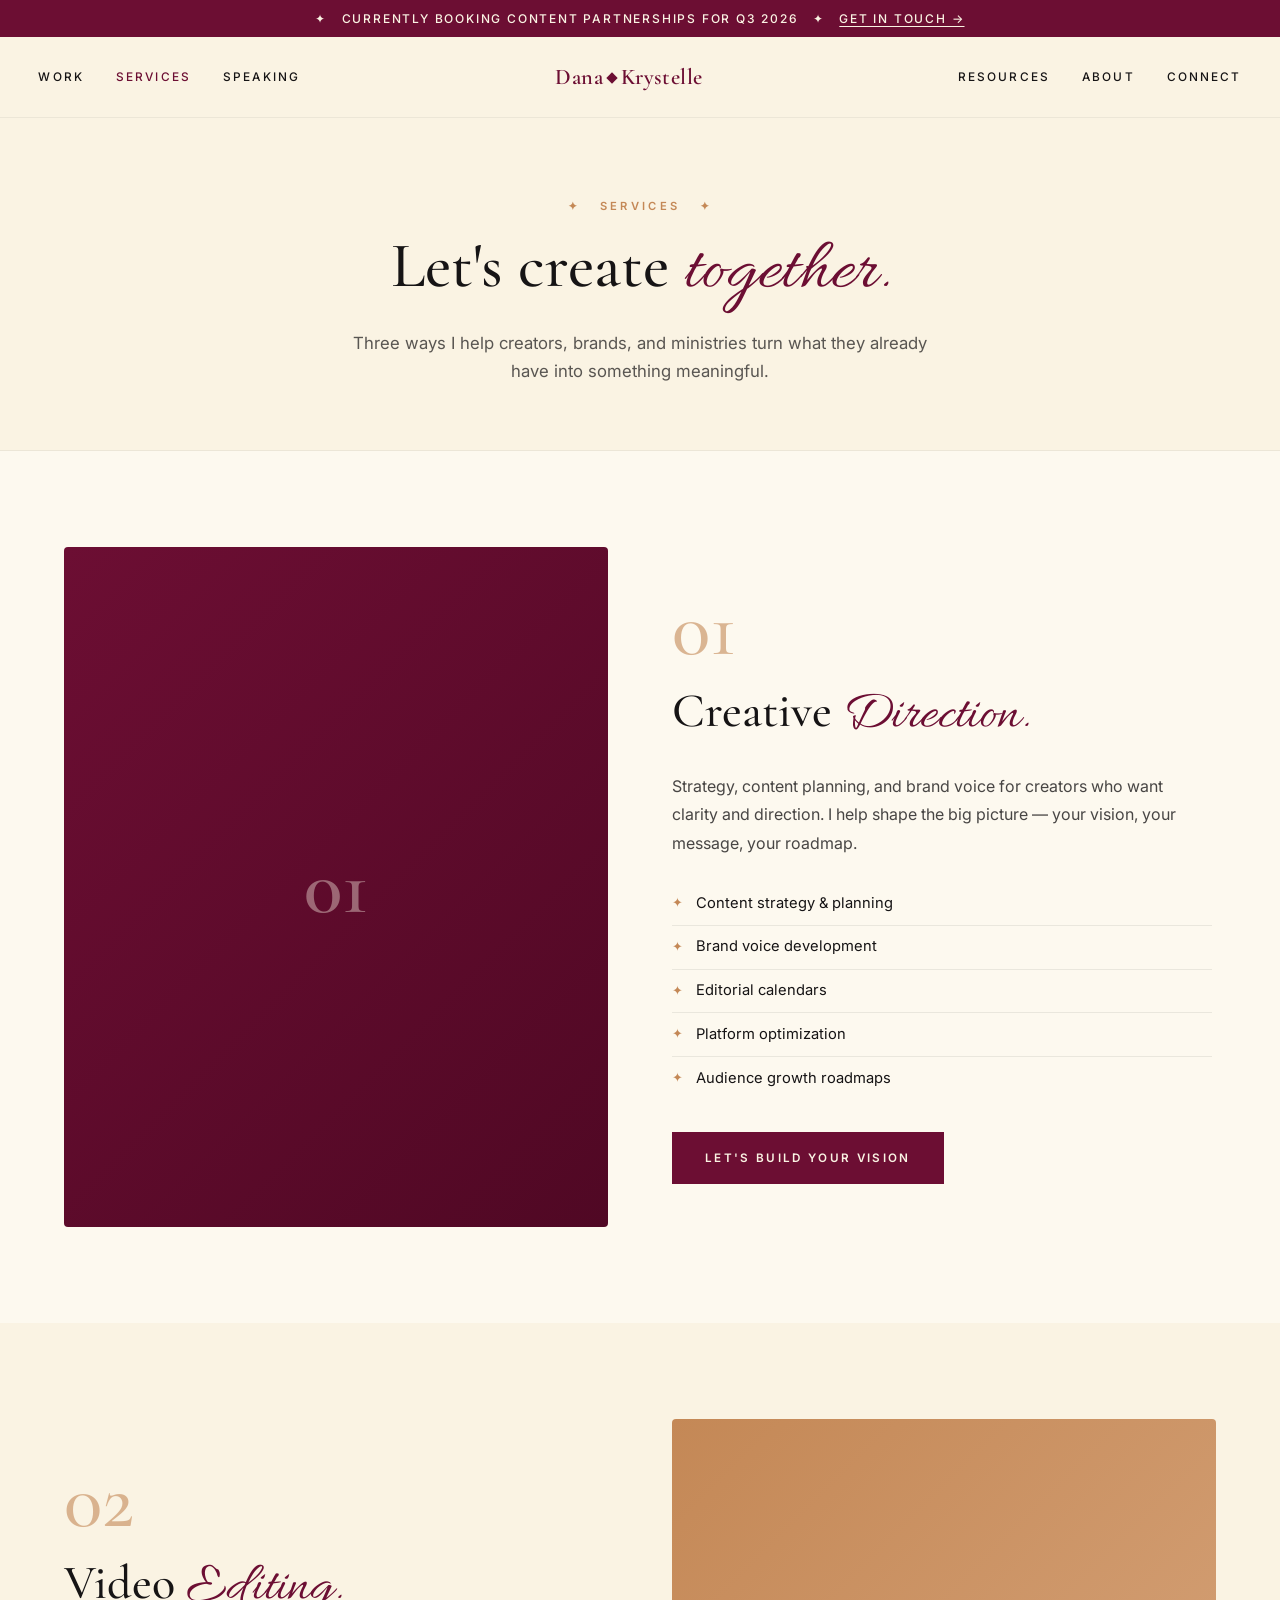
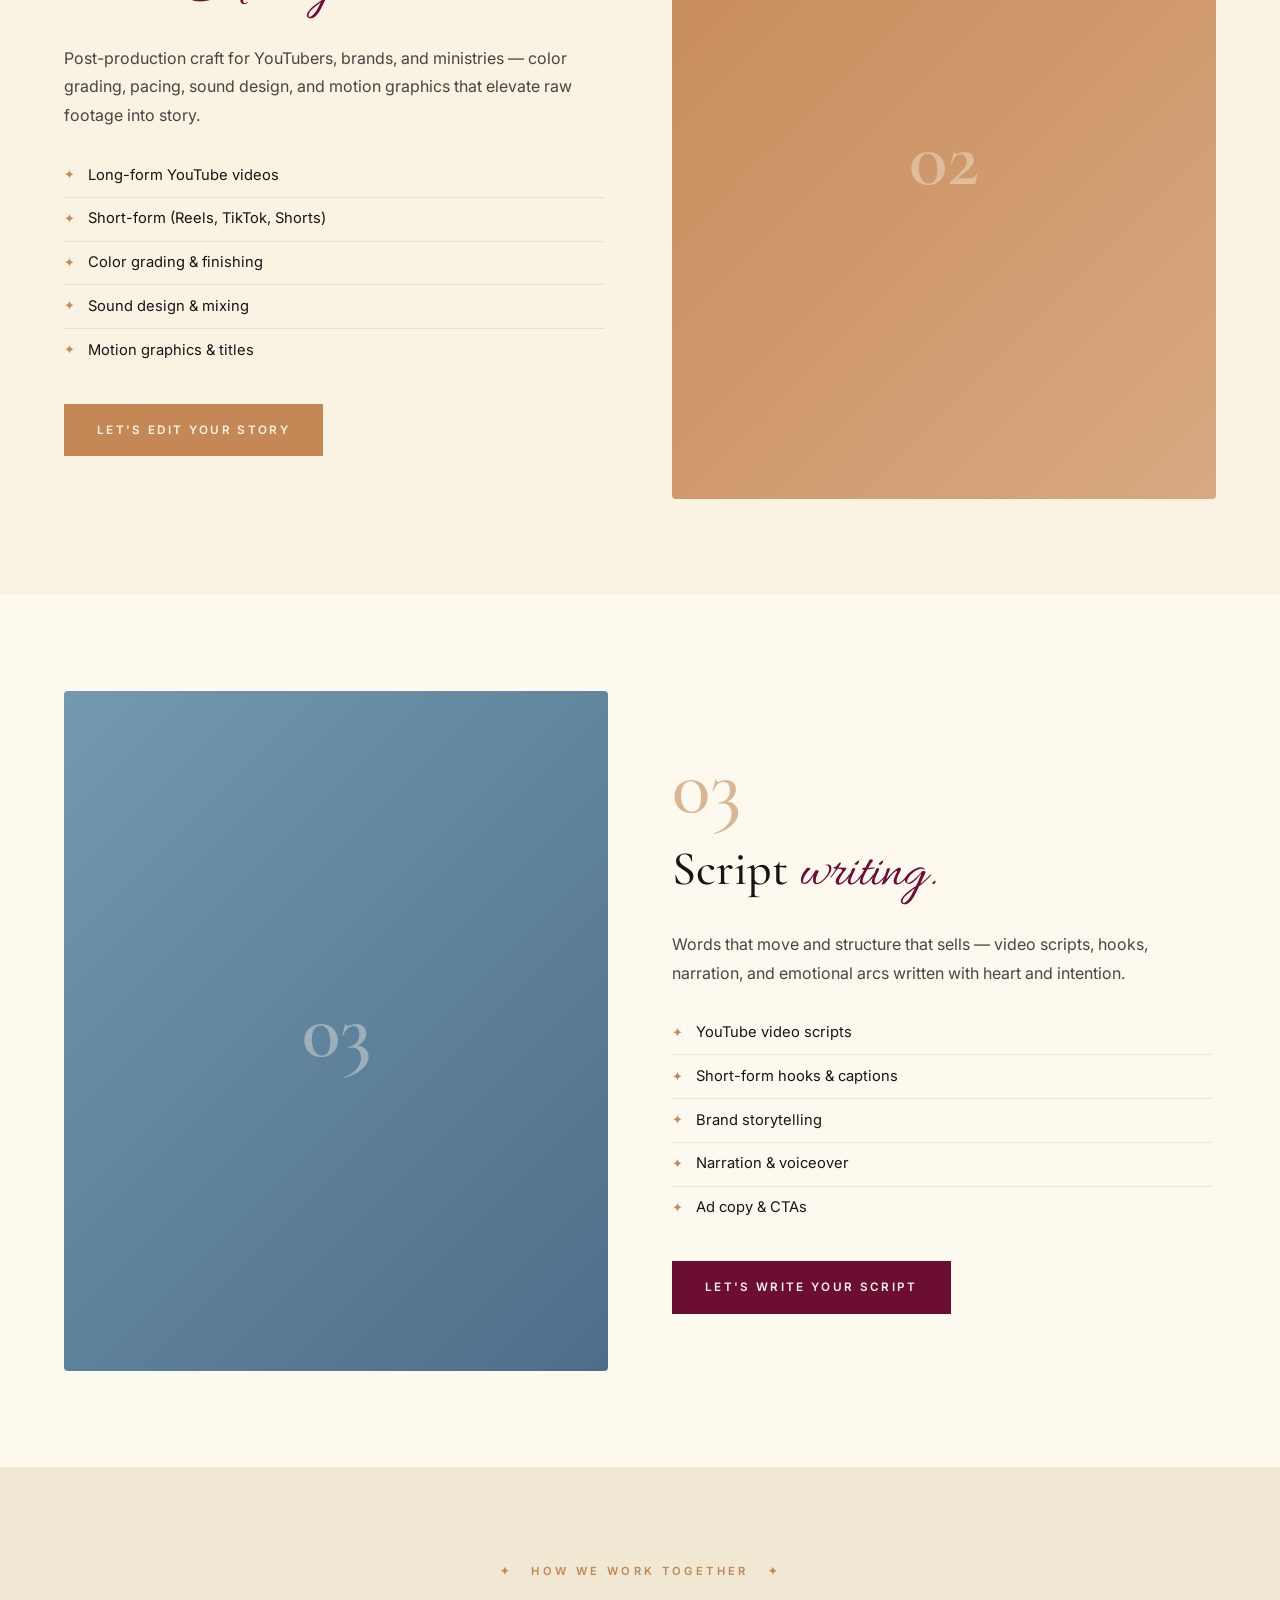
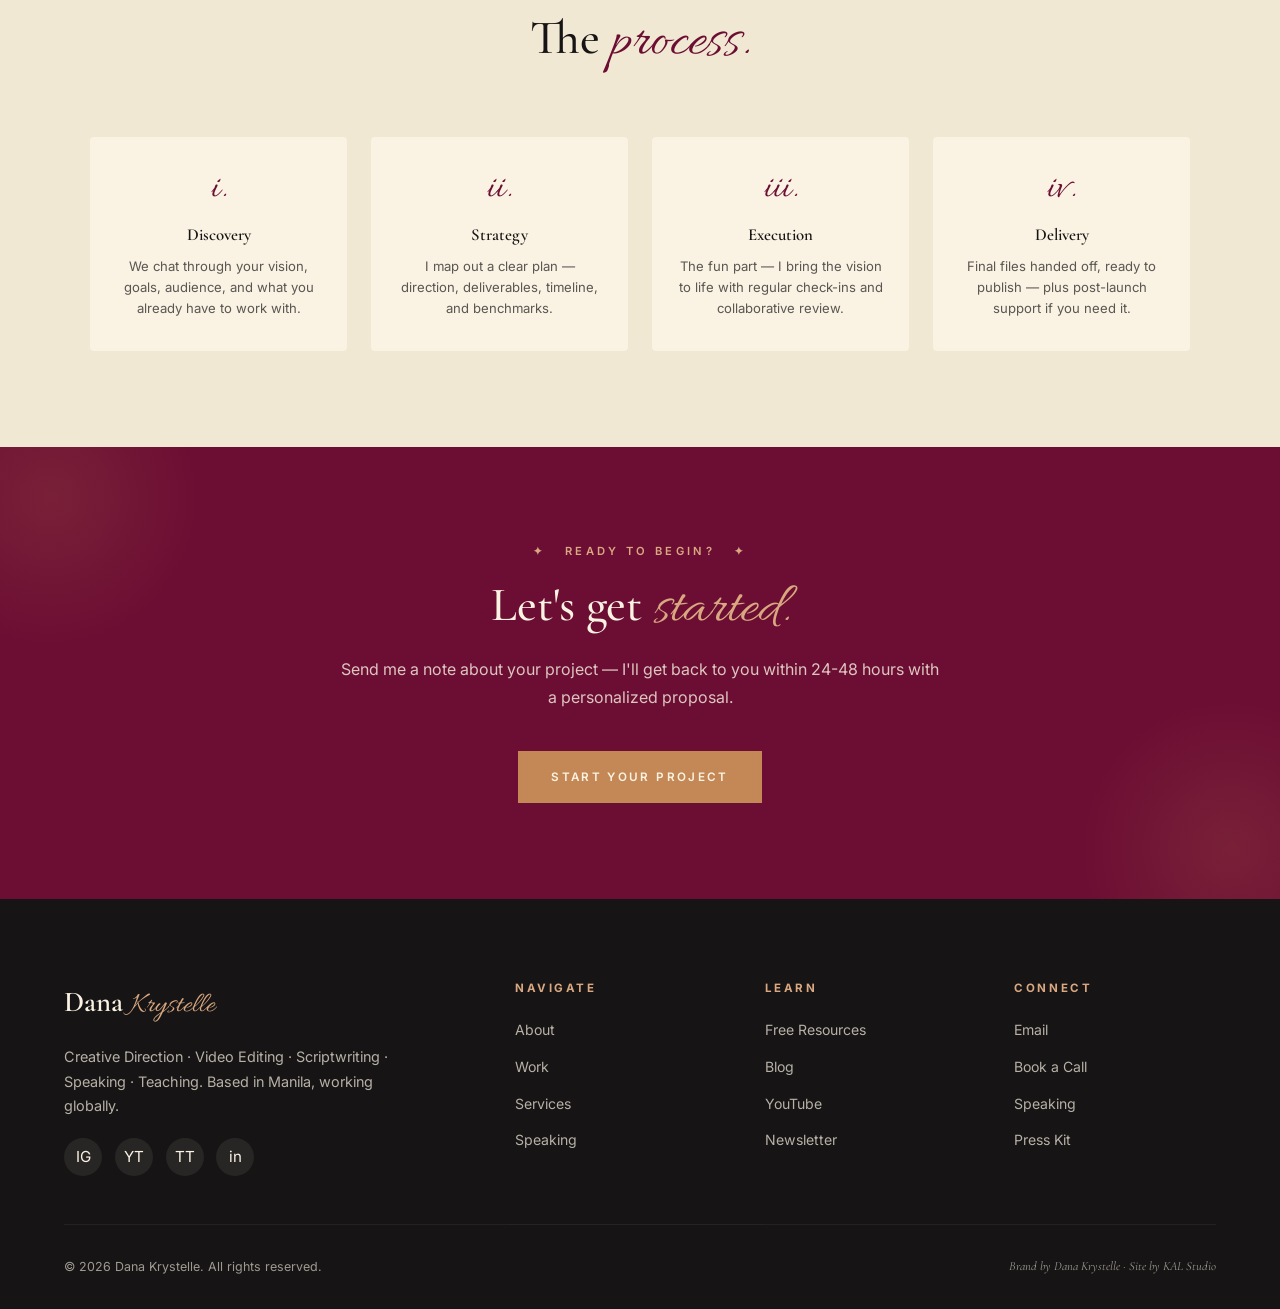
<file: services.html>
<!DOCTYPE html>
<html lang="en">
<head>
<meta charset="UTF-8">
<meta name="viewport" content="width=device-width, initial-scale=1.0">
<title>Services — Dana Krystelle</title>
<link rel="preconnect" href="https://fonts.googleapis.com">
<link rel="preconnect" href="https://fonts.gstatic.com" crossorigin>
<link href="https://fonts.googleapis.com/css2?family=Cormorant+Garamond:ital,wght@0,400;0,500;0,600;0,700;1,400&family=Inter:wght@300;400;500;600;700&family=Allura&display=swap" rel="stylesheet">
<style>
/* ════════════ DANA KRYSTELLE — SHARED STYLES ════════════ */

:root {
  --salem: #161415;
  --blood: #6c0e33;
  --blood-deep: #500824;
  --water: #7398af;
  --coffee: #c48856;
  --coffee-soft: #d9a880;
  --linen: #faf3e3;
  --linen-deep: #f0e8d2;
  --linen-cream: #fdf9ef;
  --serif: 'Cormorant Garamond', Georgia, serif;
  --sans: 'Inter', -apple-system, sans-serif;
  --script: 'Allura', cursive;
}

* { margin: 0; padding: 0; box-sizing: border-box; }

html { scroll-behavior: smooth; }

body {
  background: var(--linen);
  color: var(--salem);
  font-family: var(--sans);
  font-weight: 400;
  line-height: 1.6;
  overflow-x: hidden;
}

img { max-width: 100%; display: block; }

/* ════════════ ANNOUNCEMENT BAR ════════════ */
.announce {
  background: var(--blood);
  color: var(--linen);
  text-align: center;
  padding: 0.55rem 1rem;
  font-size: 0.75rem;
  letter-spacing: 0.15em;
  text-transform: uppercase;
  font-weight: 500;
}
.announce a {
  color: var(--linen);
  text-decoration: underline;
  text-underline-offset: 3px;
}

/* ════════════ NAV ════════════ */
nav {
  background: var(--linen);
  padding: 1.4rem 3vw;
  display: flex;
  align-items: center;
  justify-content: space-between;
  position: sticky;
  top: 0;
  z-index: 100;
  border-bottom: 1px solid rgba(22, 20, 21, 0.06);
}

.nav-left, .nav-right {
  display: flex;
  gap: 2rem;
  align-items: center;
}

.nav-link {
  font-family: var(--sans);
  font-size: 0.74rem;
  letter-spacing: 0.18em;
  text-transform: uppercase;
  color: var(--salem);
  text-decoration: none;
  font-weight: 500;
  transition: color 0.2s;
}
.nav-link:hover { color: var(--blood); }
.nav-link.active { color: var(--blood); }

.nav-logo {
  font-family: var(--serif);
  font-weight: 600;
  font-size: 1.4rem;
  color: var(--blood);
  text-decoration: none;
  letter-spacing: 0.02em;
}
.nav-logo .diamond {
  display: inline-block;
  width: 8px;
  height: 8px;
  background: var(--blood);
  margin: 0 0.3rem;
  transform: rotate(45deg);
  vertical-align: middle;
  margin-bottom: 4px;
}

@media(max-width: 900px) {
  .nav-left, .nav-right { gap: 1rem; }
  .nav-link { font-size: 0.65rem; }
  .nav-logo { font-size: 1.1rem; }
}

/* ════════════ BUTTONS ════════════ */
.btn {
  font-family: var(--sans);
  font-size: 0.73rem;
  font-weight: 600;
  letter-spacing: 0.2em;
  text-transform: uppercase;
  padding: 1rem 2rem;
  text-decoration: none;
  display: inline-block;
  transition: all 0.25s;
  border: 1.5px solid transparent;
  cursor: pointer;
}

.btn-primary {
  background: var(--blood);
  color: var(--linen);
}
.btn-primary:hover { background: var(--blood-deep); }

.btn-outline {
  background: transparent;
  color: var(--salem);
  border-color: var(--salem);
}
.btn-outline:hover { background: var(--salem); color: var(--linen); }

.btn-coffee {
  background: var(--coffee);
  color: var(--linen);
}
.btn-coffee:hover { background: #a76a3e; }

/* ════════════ SECTION ELEMENTS ════════════ */
.section-eyebrow {
  font-family: var(--sans);
  font-size: 0.7rem;
  letter-spacing: 0.3em;
  text-transform: uppercase;
  color: var(--coffee);
  font-weight: 600;
  margin-bottom: 1rem;
}

/* ════════════ PAGE HEADER (Sub-pages) ════════════ */
.page-header {
  background: var(--linen);
  padding: 5rem 5vw 4rem;
  text-align: center;
  border-bottom: 1px solid rgba(22, 20, 21, 0.06);
}

.page-header .eyebrow {
  font-family: var(--sans);
  font-size: 0.7rem;
  letter-spacing: 0.3em;
  text-transform: uppercase;
  color: var(--coffee);
  font-weight: 600;
  margin-bottom: 1rem;
}

.page-header h1 {
  font-family: var(--serif);
  font-weight: 500;
  font-size: clamp(2.5rem, 5vw, 4.5rem);
  line-height: 1.05;
  color: var(--salem);
  margin-bottom: 1rem;
}

.page-header h1 .script {
  font-family: var(--script);
  color: var(--blood);
  font-weight: 400;
  font-size: 1.15em;
}

.page-header p {
  font-family: var(--sans);
  font-size: 1.05rem;
  color: var(--salem);
  opacity: 0.7;
  line-height: 1.7;
  max-width: 600px;
  margin: 0 auto;
}

/* ════════════ NEWSLETTER ════════════ */
.newsletter {
  background: var(--blood);
  color: var(--linen);
  padding: 6rem 5vw;
  text-align: center;
  position: relative;
  overflow: hidden;
}

.newsletter::before, .newsletter::after {
  content: '';
  position: absolute;
  width: 300px;
  height: 300px;
  background: radial-gradient(circle, rgba(196, 136, 86, 0.15), transparent 70%);
  border-radius: 50%;
}
.newsletter::before { top: -100px; left: -100px; }
.newsletter::after { bottom: -100px; right: -100px; }

.newsletter-content {
  max-width: 600px;
  margin: 0 auto;
  position: relative;
  z-index: 2;
}

.newsletter-eyebrow {
  font-family: var(--sans);
  font-size: 0.7rem;
  letter-spacing: 0.3em;
  text-transform: uppercase;
  color: var(--coffee-soft);
  font-weight: 600;
  margin-bottom: 1rem;
}

.newsletter h2 {
  font-family: var(--serif);
  font-weight: 500;
  font-size: clamp(2rem, 4vw, 3rem);
  line-height: 1.15;
  margin-bottom: 0.8rem;
}

.newsletter h2 .script {
  font-family: var(--script);
  color: var(--coffee-soft);
  font-weight: 400;
  font-size: 1.2em;
}

.newsletter p {
  font-size: 1rem;
  opacity: 0.8;
  line-height: 1.7;
  margin-bottom: 2.5rem;
}

.newsletter-form {
  display: flex;
  gap: 0.6rem;
  max-width: 480px;
  margin: 0 auto;
  flex-wrap: wrap;
  justify-content: center;
}

.newsletter-input {
  flex: 1;
  min-width: 240px;
  padding: 1rem 1.4rem;
  background: var(--linen);
  border: none;
  color: var(--salem);
  font-family: var(--sans);
  font-size: 0.9rem;
  border-radius: 0;
}
.newsletter-input::placeholder { color: rgba(22, 20, 21, 0.45); }
.newsletter-input:focus { outline: 2px solid var(--coffee); outline-offset: 2px; }

.newsletter-btn {
  background: var(--coffee);
  color: var(--linen);
  border: none;
  padding: 1rem 2rem;
  font-family: var(--sans);
  font-size: 0.73rem;
  font-weight: 600;
  letter-spacing: 0.2em;
  text-transform: uppercase;
  cursor: pointer;
  transition: background 0.2s;
}
.newsletter-btn:hover { background: #a76a3e; }

.newsletter-note {
  font-size: 0.75rem;
  margin-top: 1.2rem;
  opacity: 0.6;
  font-style: italic;
  font-family: var(--serif);
}

/* ════════════ FOOTER ════════════ */
footer {
  background: var(--salem);
  color: var(--linen);
  padding: 5rem 5vw 2rem;
}

.footer-top {
  display: grid;
  grid-template-columns: 2fr 1fr 1fr 1fr;
  gap: 3rem;
  max-width: 1200px;
  margin: 0 auto 3rem;
}

.footer-brand h3 {
  font-family: var(--serif);
  font-weight: 600;
  font-size: 1.8rem;
  color: var(--linen);
  margin-bottom: 1rem;
}

.footer-brand h3 .script {
  font-family: var(--script);
  color: var(--coffee-soft);
  font-weight: 400;
}

.footer-brand p {
  font-size: 0.9rem;
  opacity: 0.7;
  line-height: 1.7;
  max-width: 360px;
  margin-bottom: 1.2rem;
}

.footer-social {
  display: flex;
  gap: 0.8rem;
}

.footer-social a {
  width: 38px;
  height: 38px;
  background: rgba(250, 243, 227, 0.08);
  border-radius: 50%;
  display: flex;
  align-items: center;
  justify-content: center;
  color: var(--linen);
  text-decoration: none;
  font-size: 0.95rem;
  transition: background 0.2s;
}
.footer-social a:hover { background: var(--blood); }

.footer-col h4 {
  font-family: var(--sans);
  font-size: 0.72rem;
  font-weight: 700;
  letter-spacing: 0.22em;
  text-transform: uppercase;
  margin-bottom: 1.2rem;
  color: var(--coffee-soft);
}

.footer-col ul { list-style: none; }
.footer-col li { margin-bottom: 0.7rem; }
.footer-col a {
  font-family: var(--sans);
  font-size: 0.88rem;
  color: var(--linen);
  text-decoration: none;
  opacity: 0.7;
  transition: opacity 0.2s;
}
.footer-col a:hover { opacity: 1; color: var(--coffee-soft); }

.footer-bottom {
  max-width: 1200px;
  margin: 0 auto;
  padding-top: 2rem;
  border-top: 1px solid rgba(250, 243, 227, 0.1);
  display: flex;
  justify-content: space-between;
  align-items: center;
  flex-wrap: wrap;
  gap: 1rem;
  font-size: 0.78rem;
  opacity: 0.6;
}

.footer-bottom .credit {
  font-family: var(--serif);
  font-style: italic;
}

@media(max-width: 900px) {
  .footer-top { grid-template-columns: 1fr 1fr; gap: 2rem; }
}
@media(max-width: 600px) {
  .footer-top { grid-template-columns: 1fr; }
}

/* ════════════ FADE-UP ANIMATION ════════════ */
.fade-up {
  opacity: 0;
  transform: translateY(30px);
  transition: opacity 0.8s ease, transform 0.8s ease;
}
.fade-up.visible {
  opacity: 1;
  transform: none;
}

</style>
<style>
.service-block {
  padding: 6rem 5vw;
  display: grid;
  grid-template-columns: 1fr 1fr;
  gap: 4rem;
  align-items: center;
  max-width: 1300px;
  margin: 0 auto;
}
.service-block.reverse .service-visual { order: 2; }
.service-block.reverse .service-text { order: 1; }

.service-block:nth-child(odd) { background: var(--linen); }
.service-block:nth-child(even) { background: var(--linen-cream); }

.service-visual {
  aspect-ratio: 4/5;
  border-radius: 4px;
  display: flex;
  align-items: center;
  justify-content: center;
  font-family: var(--serif);
  font-weight: 600;
  font-size: 5rem;
  color: rgba(250, 243, 227, 0.4);
}
.sv1 { background: linear-gradient(135deg, var(--blood), var(--blood-deep)); }
.sv2 { background: linear-gradient(135deg, var(--coffee), var(--coffee-soft)); }
.sv3 { background: linear-gradient(135deg, var(--water), #4d6e8a); }

.service-text {
  max-width: 540px;
}

.service-num-large {
  font-family: var(--serif);
  font-weight: 500;
  font-size: 5rem;
  color: var(--coffee);
  line-height: 1;
  margin-bottom: 1rem;
  opacity: 0.6;
}

.service-text h2 {
  font-family: var(--serif);
  font-weight: 500;
  font-size: clamp(2rem, 3.8vw, 3rem);
  line-height: 1.1;
  margin-bottom: 1.5rem;
  color: var(--salem);
}

.service-text h2 .script {
  font-family: var(--script);
  color: var(--blood);
  font-weight: 400;
  font-size: 1.15em;
}

.service-text p {
  font-size: 1rem;
  color: var(--salem);
  opacity: 0.78;
  line-height: 1.8;
  margin-bottom: 1.5rem;
}

.service-list {
  list-style: none;
  margin: 1.5rem 0 2rem;
}
.service-list li {
  padding: 0.6rem 0;
  border-bottom: 1px solid rgba(22, 20, 21, 0.08);
  font-size: 0.92rem;
  font-family: var(--sans);
  color: var(--salem);
  display: flex;
  align-items: center;
  gap: 0.8rem;
}
.service-list li:last-child { border-bottom: none; }
.service-list li::before {
  content: '✦';
  color: var(--coffee);
  font-size: 0.8rem;
  flex-shrink: 0;
}

@media(max-width: 900px) {
  .service-block { grid-template-columns: 1fr; gap: 2.5rem; padding: 4rem 5vw; }
  .service-block.reverse .service-visual { order: 0; }
  .service-block.reverse .service-text { order: 0; }
  .service-visual { max-width: 380px; margin: 0 auto; }
}

.process-section {
  background: var(--linen-deep);
  padding: 6rem 5vw;
  text-align: center;
}
.process-header { margin-bottom: 3rem; }
.process-header h2 {
  font-family: var(--serif);
  font-weight: 500;
  font-size: clamp(2rem, 4vw, 3rem);
  margin-bottom: 0.5rem;
}
.process-header h2 .script {
  font-family: var(--script);
  color: var(--blood);
  font-weight: 400;
  font-size: 1.2em;
}
.process-grid {
  display: grid;
  grid-template-columns: repeat(4, 1fr);
  gap: 1.5rem;
  max-width: 1100px;
  margin: 0 auto;
}
.process-step {
  background: var(--linen);
  padding: 2rem 1.5rem;
  border-radius: 4px;
  text-align: center;
}
.process-step-num {
  font-family: var(--script);
  font-size: 2.5rem;
  color: var(--blood);
  line-height: 1;
  margin-bottom: 0.8rem;
}
.process-step h4 {
  font-family: var(--serif);
  font-weight: 600;
  font-size: 1.05rem;
  margin-bottom: 0.5rem;
}
.process-step p {
  font-size: 0.82rem;
  color: var(--salem);
  opacity: 0.7;
  line-height: 1.6;
}
@media(max-width: 900px) { .process-grid { grid-template-columns: repeat(2, 1fr); } }
</style>
</head>
<body>

<div class="announce">
  ✦ &nbsp; Currently booking content partnerships for Q3 2026 &nbsp; ✦ &nbsp; <a href="contact.html">Get in touch →</a>
</div>

<nav>
  <div class="nav-left">
    <a href="work.html" class="nav-link">Work</a>
    <a href="services.html" class="nav-link active">Services</a>
    <a href="speaking.html" class="nav-link">Speaking</a>
  </div>
  <a href="index.html" class="nav-logo">Dana<span class="diamond"></span>Krystelle</a>
  <div class="nav-right">
    <a href="teaching.html" class="nav-link">Resources</a>
    <a href="about.html" class="nav-link">About</a>
    <a href="contact.html" class="nav-link">Connect</a>
  </div>
</nav>

<section class="page-header">
  <div class="eyebrow">✦ &nbsp; Services &nbsp; ✦</div>
  <h1>Let's create <span class="script">together.</span></h1>
  <p>Three ways I help creators, brands, and ministries turn what they already have into something meaningful.</p>
</section>

<section class="service-block">
  <div class="service-visual sv1">01</div>
  <div class="service-text fade-up">
    <div class="service-num-large">01</div>
    <h2>Creative <span class="script">Direction.</span></h2>
    <p>Strategy, content planning, and brand voice for creators who want clarity and direction. I help shape the big picture — your vision, your message, your roadmap.</p>
    <ul class="service-list">
      <li>Content strategy & planning</li>
      <li>Brand voice development</li>
      <li>Editorial calendars</li>
      <li>Platform optimization</li>
      <li>Audience growth roadmaps</li>
    </ul>
    <a href="contact.html" class="btn btn-primary">Let's Build Your Vision</a>
  </div>
</section>

<section class="service-block reverse">
  <div class="service-visual sv2">02</div>
  <div class="service-text fade-up">
    <div class="service-num-large">02</div>
    <h2>Video <span class="script">Editing.</span></h2>
    <p>Post-production craft for YouTubers, brands, and ministries — color grading, pacing, sound design, and motion graphics that elevate raw footage into story.</p>
    <ul class="service-list">
      <li>Long-form YouTube videos</li>
      <li>Short-form (Reels, TikTok, Shorts)</li>
      <li>Color grading & finishing</li>
      <li>Sound design & mixing</li>
      <li>Motion graphics & titles</li>
    </ul>
    <a href="contact.html" class="btn btn-coffee">Let's Edit Your Story</a>
  </div>
</section>

<section class="service-block">
  <div class="service-visual sv3">03</div>
  <div class="service-text fade-up">
    <div class="service-num-large">03</div>
    <h2>Script <span class="script">writing.</span></h2>
    <p>Words that move and structure that sells — video scripts, hooks, narration, and emotional arcs written with heart and intention.</p>
    <ul class="service-list">
      <li>YouTube video scripts</li>
      <li>Short-form hooks & captions</li>
      <li>Brand storytelling</li>
      <li>Narration & voiceover</li>
      <li>Ad copy & CTAs</li>
    </ul>
    <a href="contact.html" class="btn btn-primary">Let's Write Your Script</a>
  </div>
</section>

<section class="process-section">
  <div class="process-header">
    <div class="section-eyebrow">✦ &nbsp; How We Work Together &nbsp; ✦</div>
    <h2>The <span class="script">process.</span></h2>
  </div>
  <div class="process-grid">
    <div class="process-step fade-up">
      <div class="process-step-num">i.</div>
      <h4>Discovery</h4>
      <p>We chat through your vision, goals, audience, and what you already have to work with.</p>
    </div>
    <div class="process-step fade-up">
      <div class="process-step-num">ii.</div>
      <h4>Strategy</h4>
      <p>I map out a clear plan — direction, deliverables, timeline, and benchmarks.</p>
    </div>
    <div class="process-step fade-up">
      <div class="process-step-num">iii.</div>
      <h4>Execution</h4>
      <p>The fun part — I bring the vision to life with regular check-ins and collaborative review.</p>
    </div>
    <div class="process-step fade-up">
      <div class="process-step-num">iv.</div>
      <h4>Delivery</h4>
      <p>Final files handed off, ready to publish — plus post-launch support if you need it.</p>
    </div>
  </div>
</section>

<section class="newsletter">
  <div class="newsletter-content">
    <div class="newsletter-eyebrow">✦ &nbsp; Ready to Begin? &nbsp; ✦</div>
    <h2>Let's get <span class="script">started.</span></h2>
    <p>Send me a note about your project — I'll get back to you within 24-48 hours with a personalized proposal.</p>
    <div style="margin-top: 2rem;">
      <a href="contact.html" class="btn btn-coffee">Start Your Project</a>
    </div>
  </div>
</section>

<footer>
  <div class="footer-top">
    <div class="footer-brand">
      <h3>Dana <span class="script">Krystelle</span></h3>
      <p>Creative Direction · Video Editing · Scriptwriting · Speaking · Teaching. Based in Manila, working globally.</p>
      <div class="footer-social"><a href="#">IG</a><a href="#">YT</a><a href="#">TT</a><a href="#">in</a></div>
    </div>
    <div class="footer-col">
      <h4>Navigate</h4>
      <ul>
        <li><a href="about.html">About</a></li>
        <li><a href="work.html">Work</a></li>
        <li><a href="services.html">Services</a></li>
        <li><a href="speaking.html">Speaking</a></li>
      </ul>
    </div>
    <div class="footer-col">
      <h4>Learn</h4>
      <ul>
        <li><a href="teaching.html">Free Resources</a></li>
        <li><a href="#">Blog</a></li>
        <li><a href="#">YouTube</a></li>
        <li><a href="#">Newsletter</a></li>
      </ul>
    </div>
    <div class="footer-col">
      <h4>Connect</h4>
      <ul>
        <li><a href="mailto:dana@danakrystelle.com">Email</a></li>
        <li><a href="contact.html">Book a Call</a></li>
        <li><a href="speaking.html">Speaking</a></li>
        <li><a href="#">Press Kit</a></li>
      </ul>
    </div>
  </div>
  <div class="footer-bottom">
    <span>© 2026 Dana Krystelle. All rights reserved.</span>
    <span class="credit">Brand by Dana Krystelle · Site by KAL Studio</span>
  </div>
</footer>

<script>
// Fade-up on scroll
const observer = new IntersectionObserver((entries) => {
  entries.forEach(entry => {
    if (entry.isIntersecting) {
      entry.target.classList.add('visible');
      observer.unobserve(entry.target);
    }
  });
}, { threshold: 0.15 });

document.querySelectorAll('.fade-up').forEach(el => observer.observe(el));

</script>
</body>
</html>
</file>
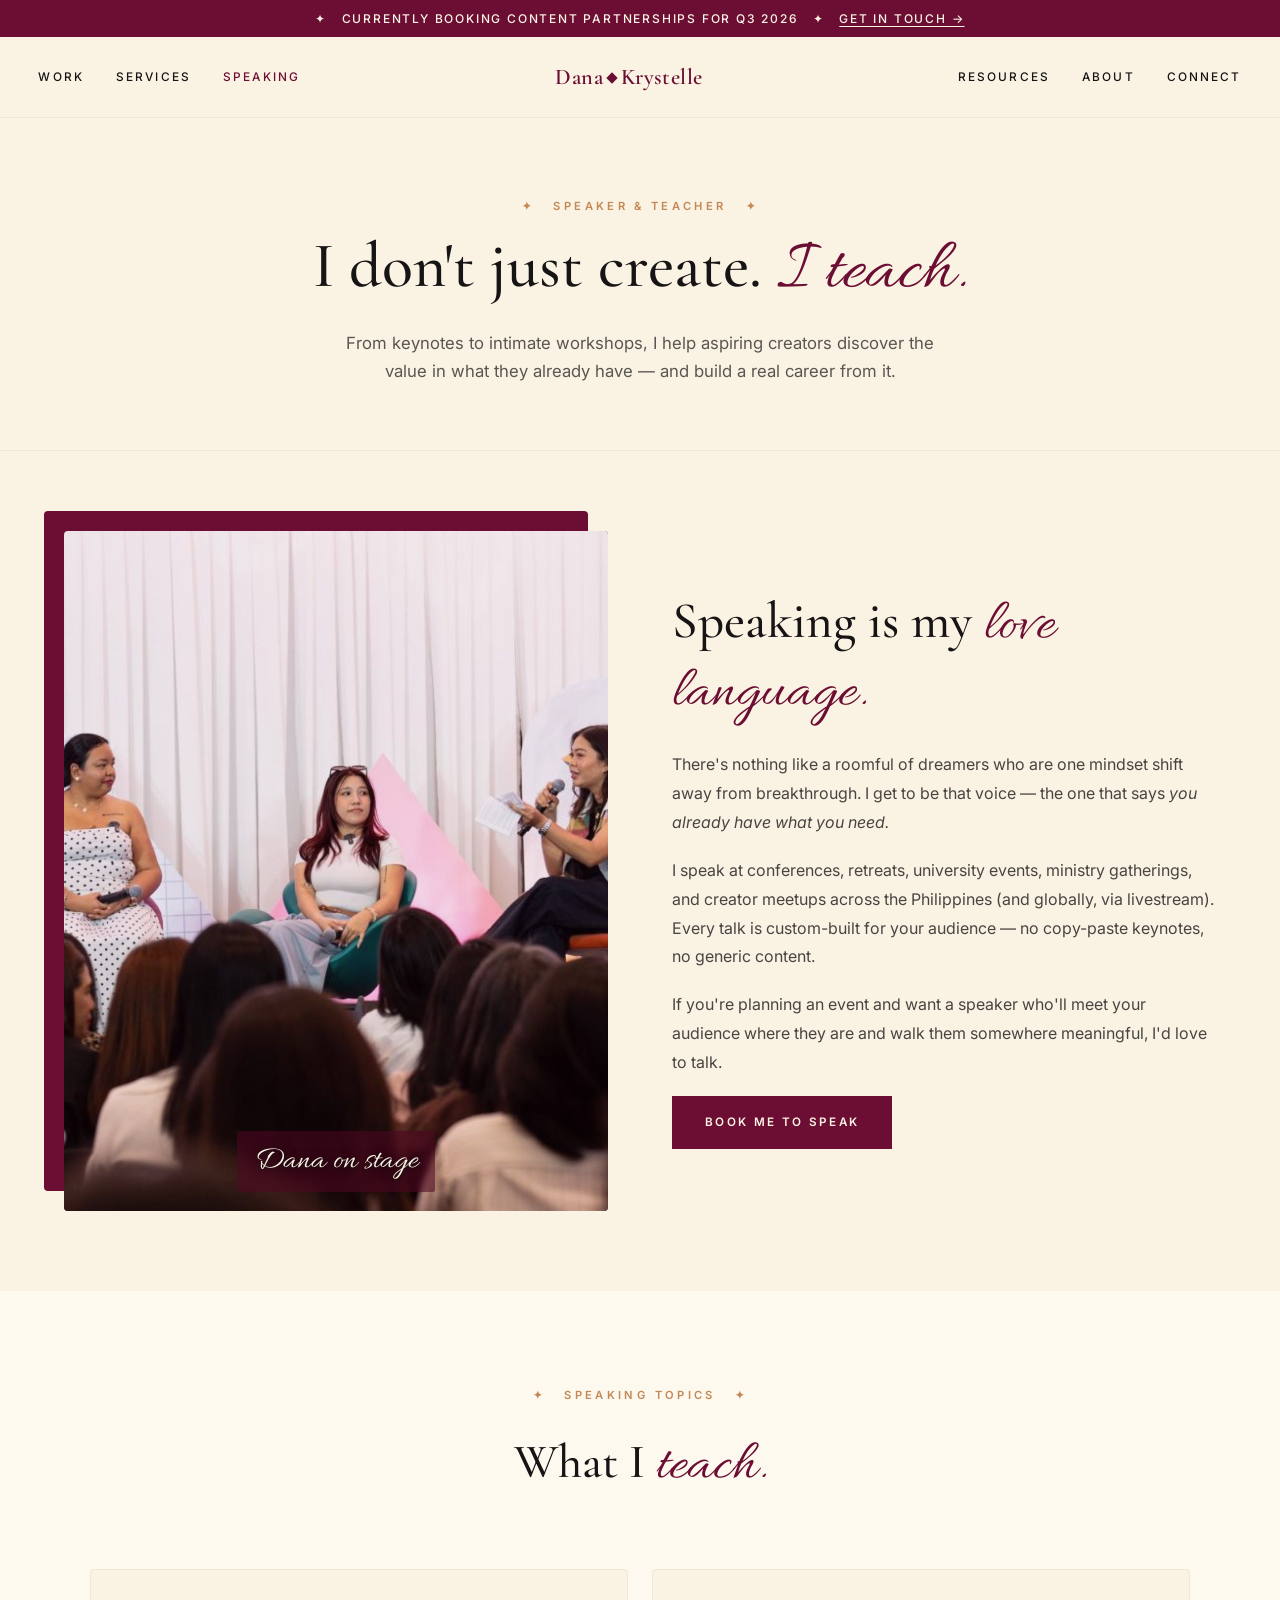
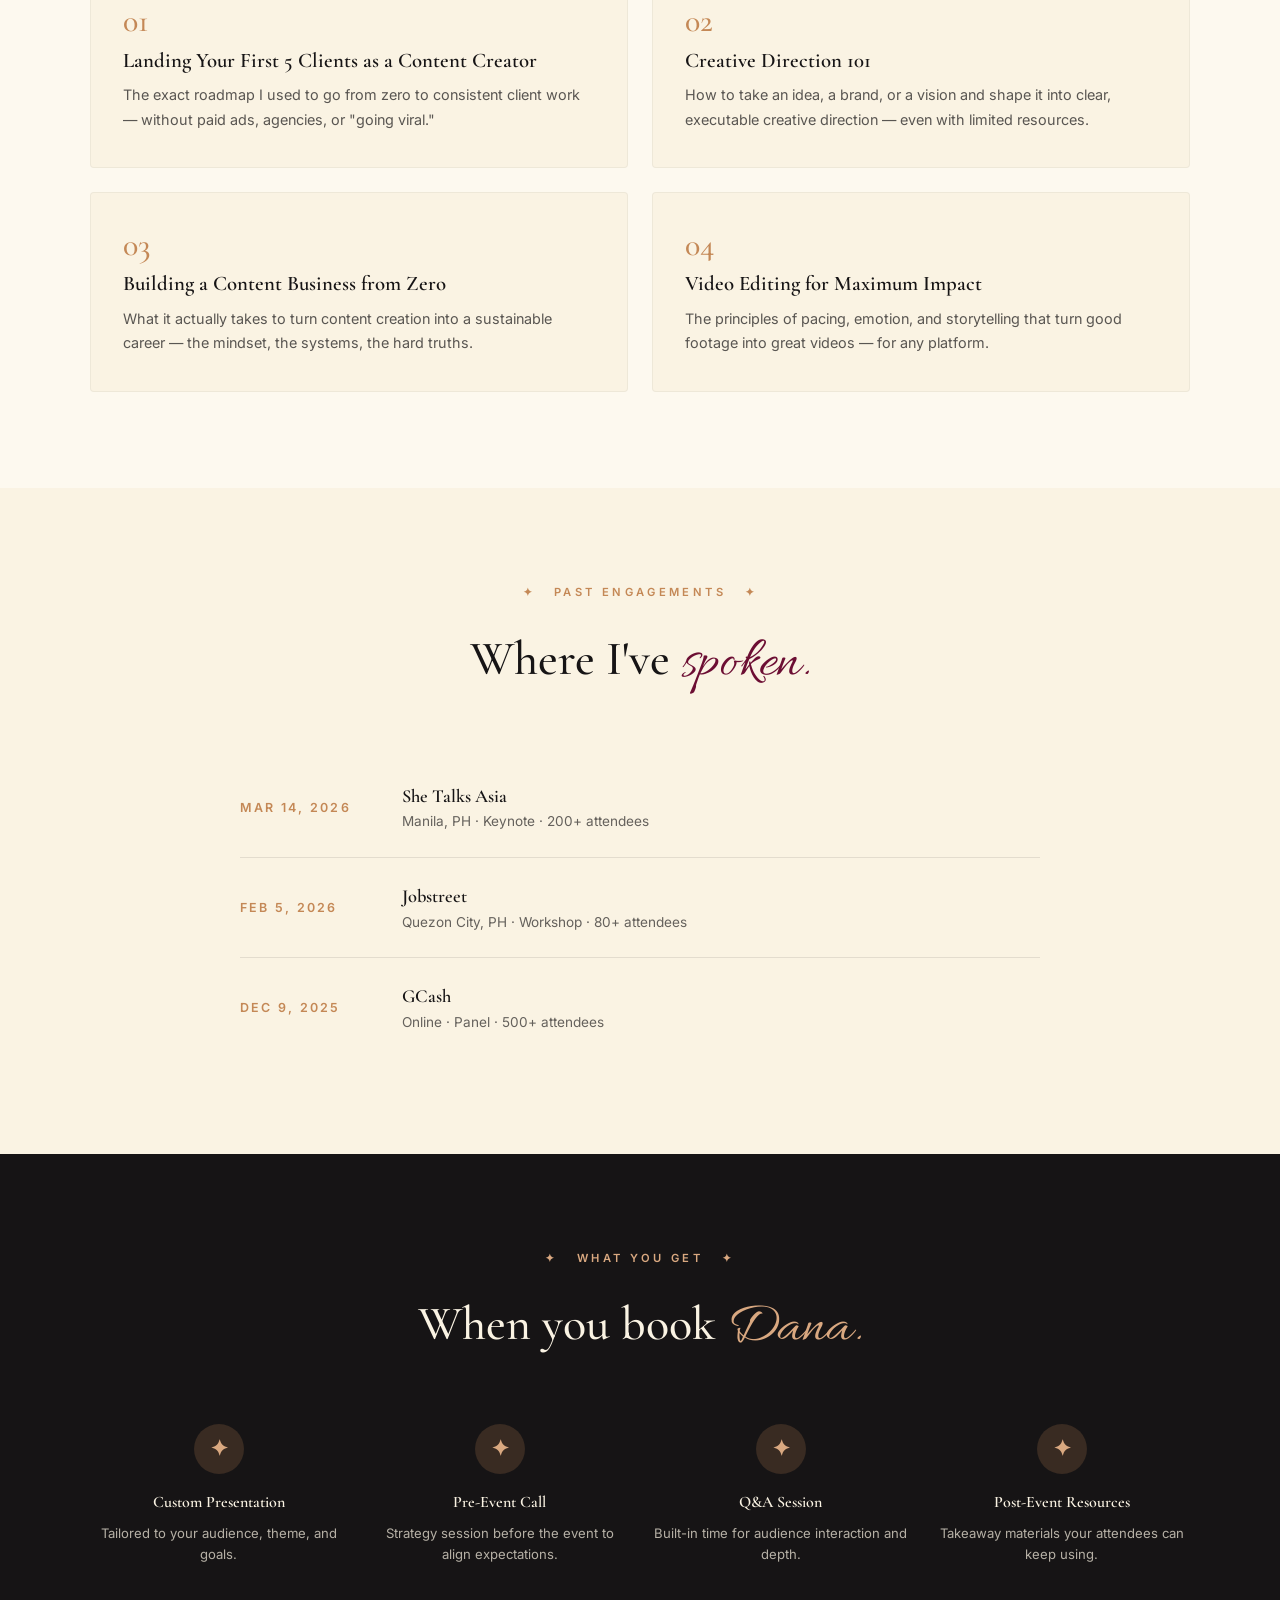
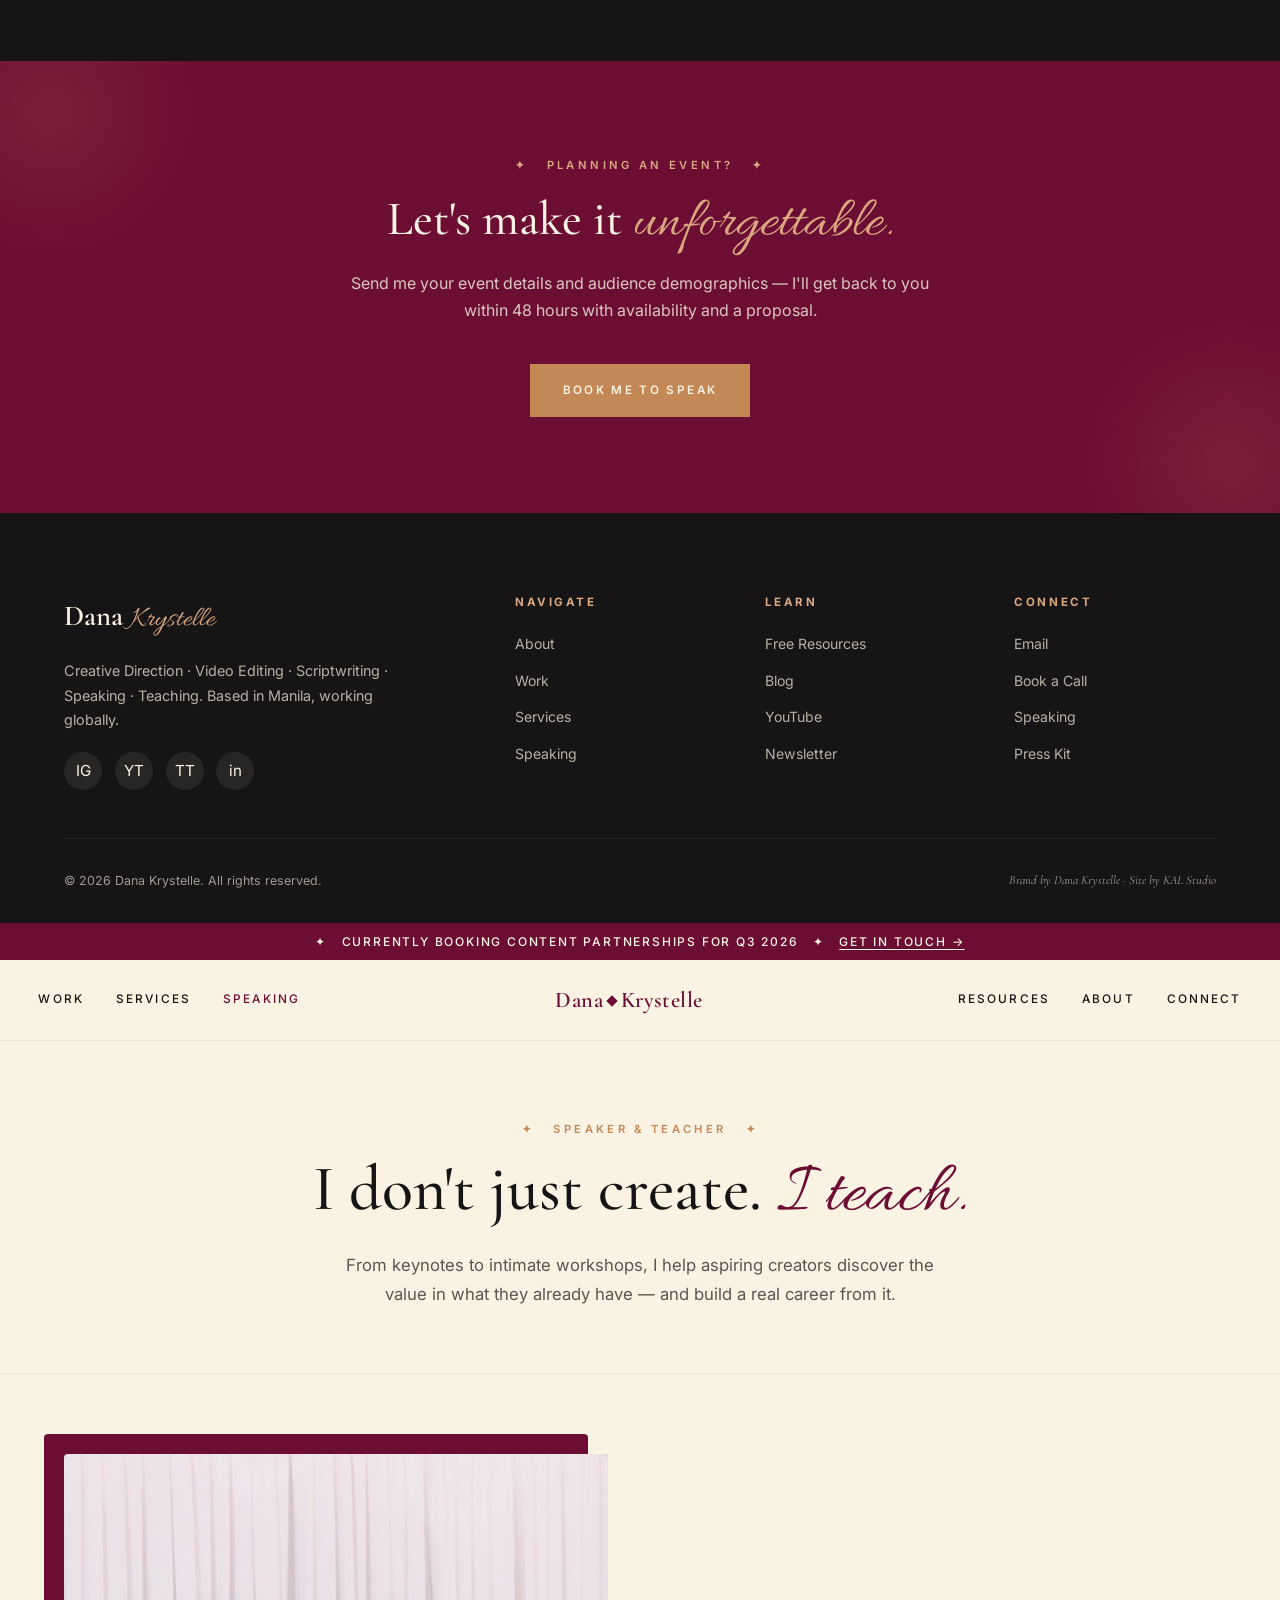
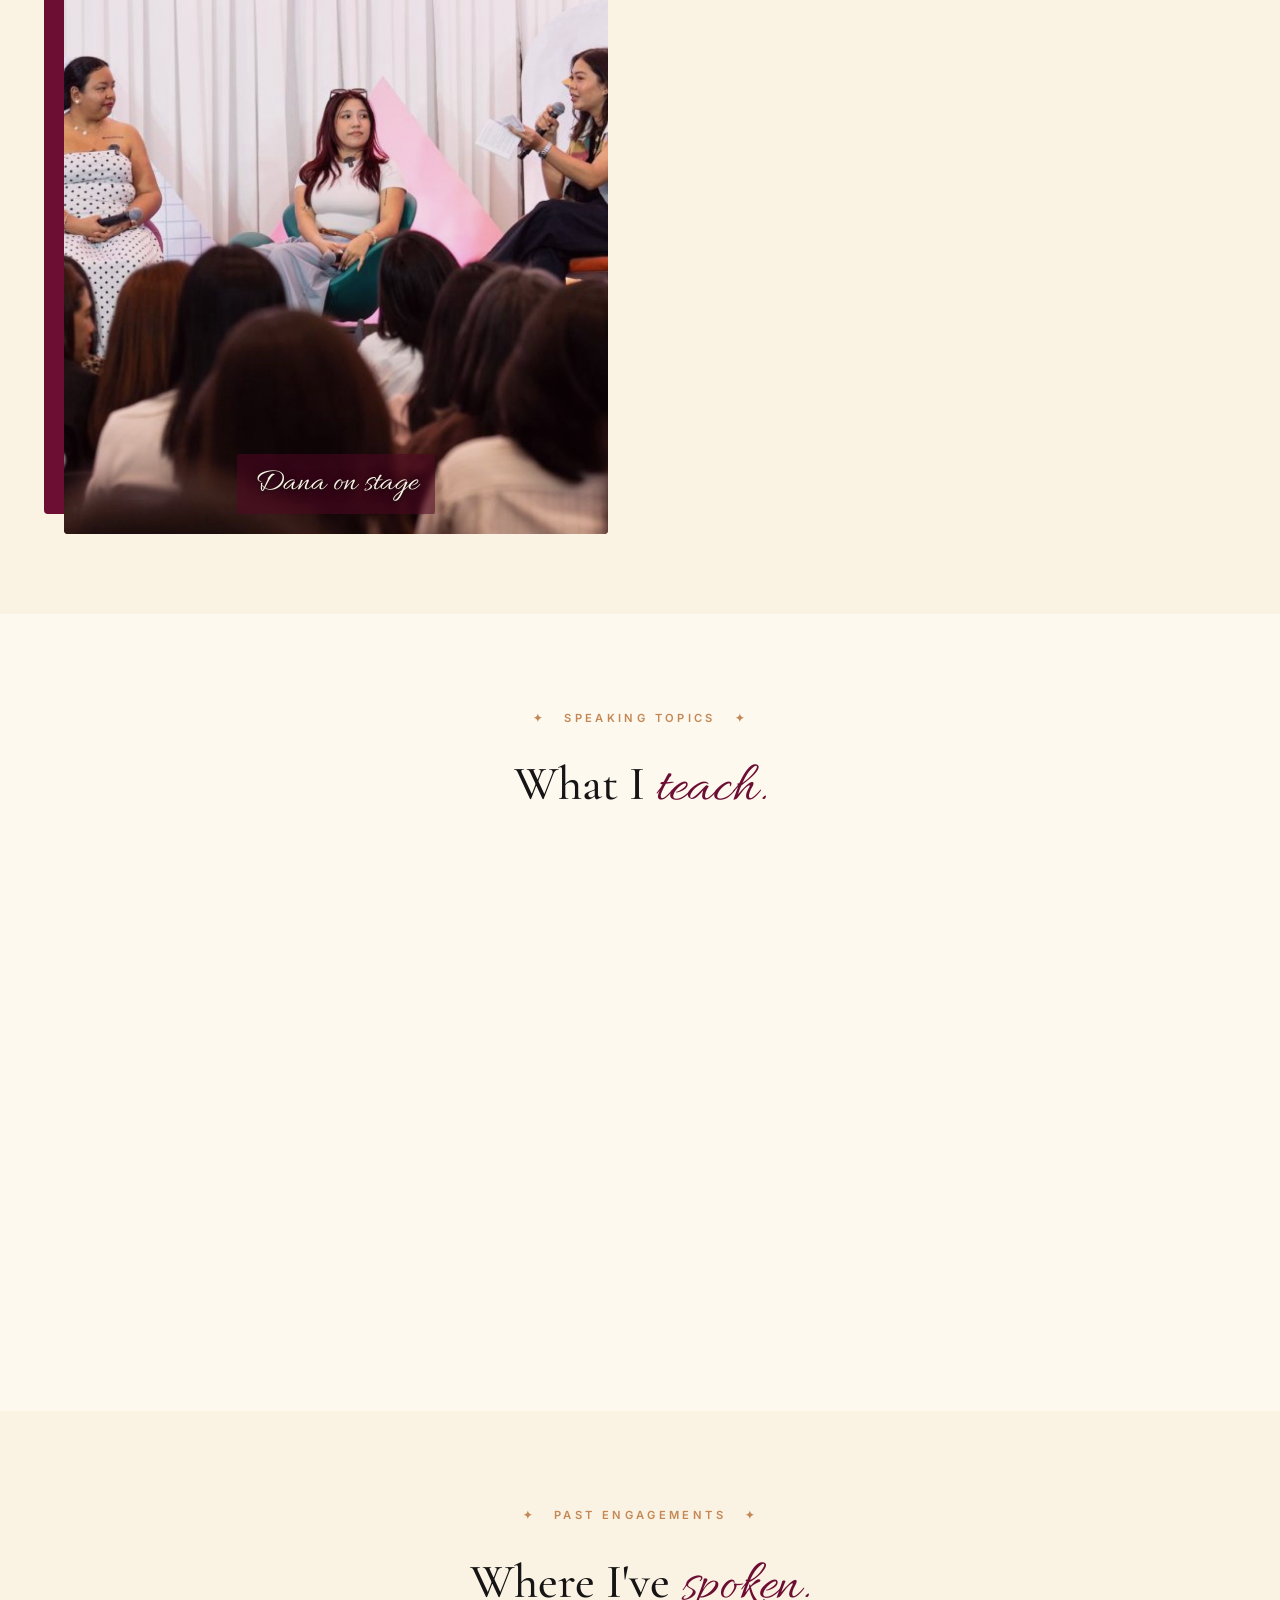
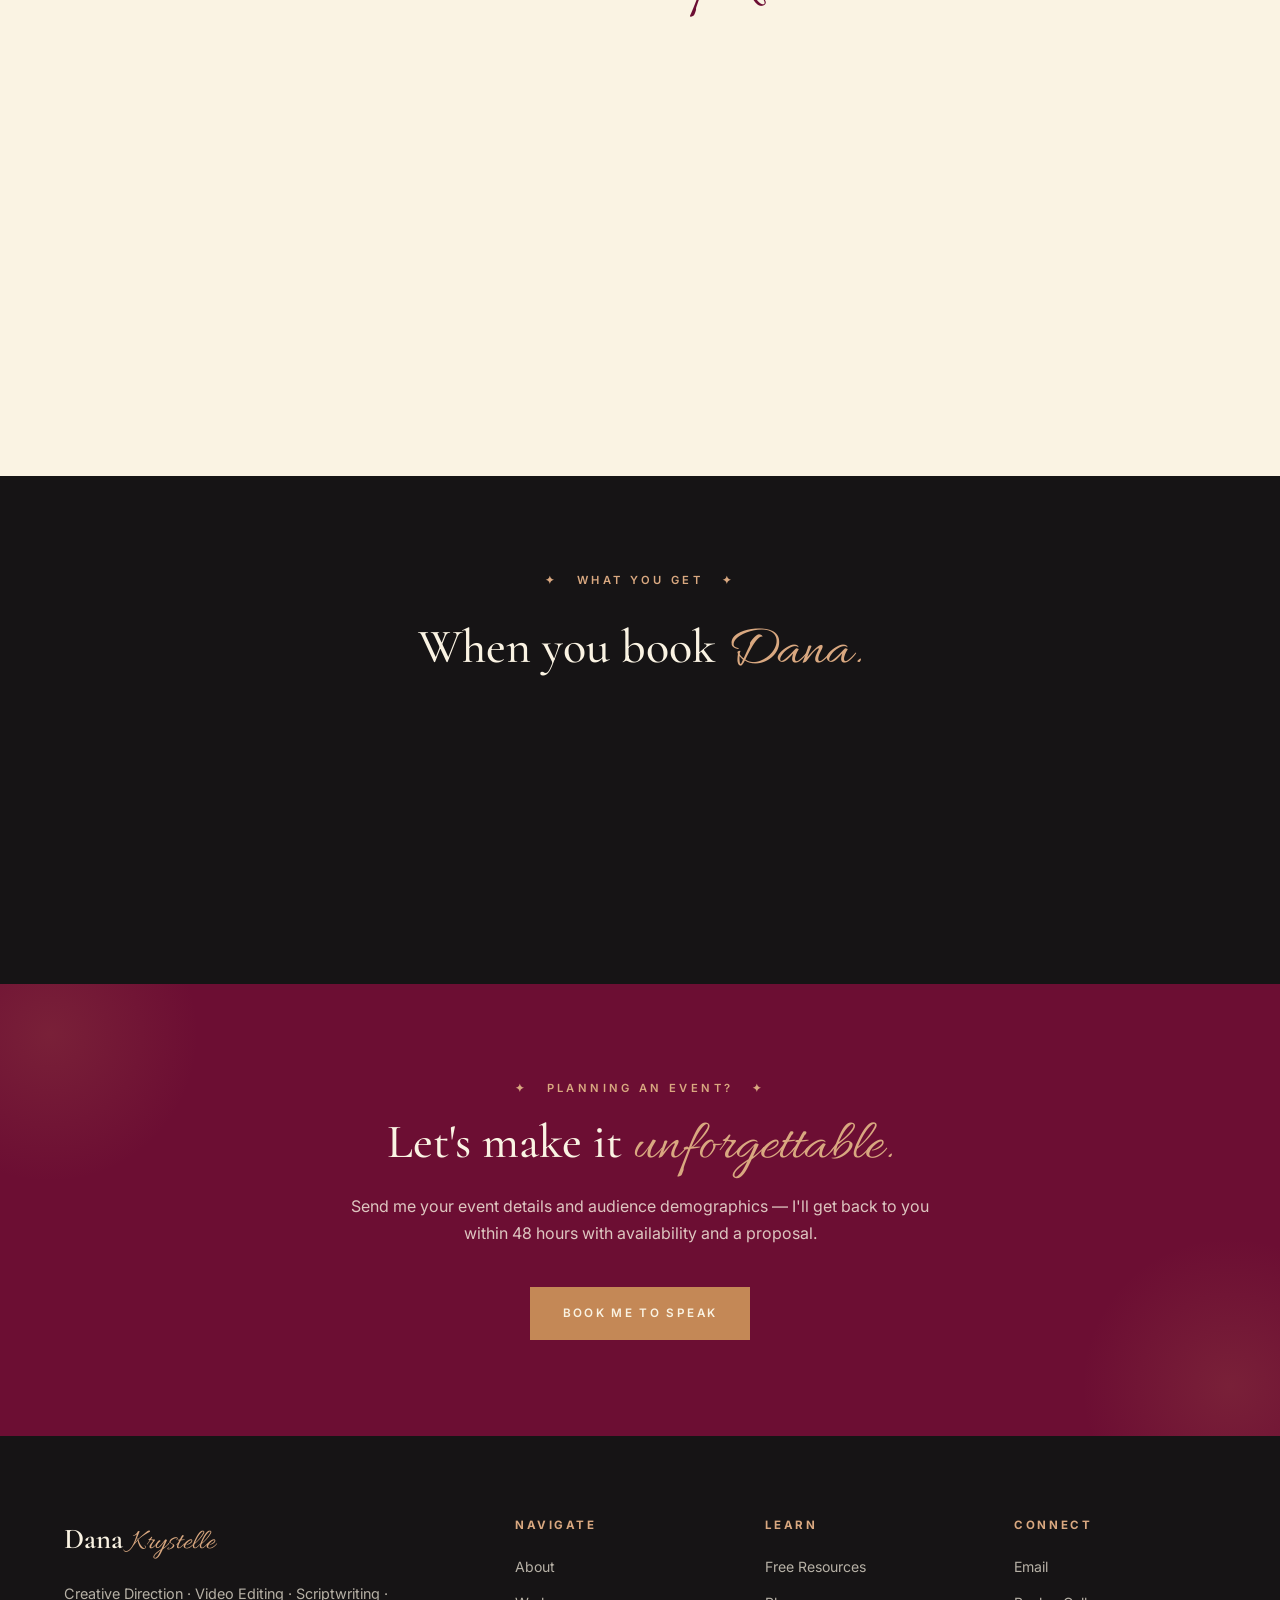
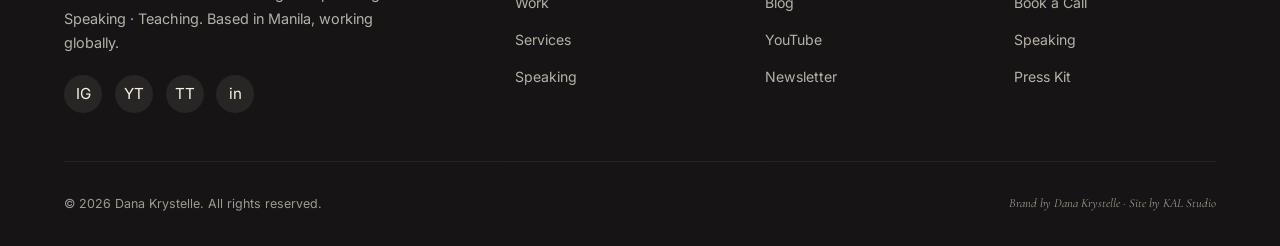
<file: speaking.html>
<!DOCTYPE html>
<html lang="en">
<head>
<meta charset="UTF-8">
<meta name="viewport" content="width=device-width, initial-scale=1.0">
<title>Speaking — Dana Krystelle</title>
<link rel="preconnect" href="https://fonts.googleapis.com">
<link rel="preconnect" href="https://fonts.gstatic.com" crossorigin>
<link href="https://fonts.googleapis.com/css2?family=Cormorant+Garamond:ital,wght@0,400;0,500;0,600;0,700;1,400&family=Inter:wght@300;400;500;600;700&family=Allura&display=swap" rel="stylesheet">
<style>
/* ════════════ DANA KRYSTELLE — SHARED STYLES ════════════ */

:root {
  --salem: #161415;
  --blood: #6c0e33;
  --blood-deep: #500824;
  --water: #7398af;
  --coffee: #c48856;
  --coffee-soft: #d9a880;
  --linen: #faf3e3;
  --linen-deep: #f0e8d2;
  --linen-cream: #fdf9ef;
  --serif: 'Cormorant Garamond', Georgia, serif;
  --sans: 'Inter', -apple-system, sans-serif;
  --script: 'Allura', cursive;
}

* { margin: 0; padding: 0; box-sizing: border-box; }

html { scroll-behavior: smooth; }

body {
  background: var(--linen);
  color: var(--salem);
  font-family: var(--sans);
  font-weight: 400;
  line-height: 1.6;
  overflow-x: hidden;
}

img { max-width: 100%; display: block; }

/* ════════════ ANNOUNCEMENT BAR ════════════ */
.announce {
  background: var(--blood);
  color: var(--linen);
  text-align: center;
  padding: 0.55rem 1rem;
  font-size: 0.75rem;
  letter-spacing: 0.15em;
  text-transform: uppercase;
  font-weight: 500;
}
.announce a {
  color: var(--linen);
  text-decoration: underline;
  text-underline-offset: 3px;
}

/* ════════════ NAV ════════════ */
nav {
  background: var(--linen);
  padding: 1.4rem 3vw;
  display: flex;
  align-items: center;
  justify-content: space-between;
  position: sticky;
  top: 0;
  z-index: 100;
  border-bottom: 1px solid rgba(22, 20, 21, 0.06);
}

.nav-left, .nav-right {
  display: flex;
  gap: 2rem;
  align-items: center;
}

.nav-link {
  font-family: var(--sans);
  font-size: 0.74rem;
  letter-spacing: 0.18em;
  text-transform: uppercase;
  color: var(--salem);
  text-decoration: none;
  font-weight: 500;
  transition: color 0.2s;
}
.nav-link:hover { color: var(--blood); }
.nav-link.active { color: var(--blood); }

.nav-logo {
  font-family: var(--serif);
  font-weight: 600;
  font-size: 1.4rem;
  color: var(--blood);
  text-decoration: none;
  letter-spacing: 0.02em;
}
.nav-logo .diamond {
  display: inline-block;
  width: 8px;
  height: 8px;
  background: var(--blood);
  margin: 0 0.3rem;
  transform: rotate(45deg);
  vertical-align: middle;
  margin-bottom: 4px;
}

@media(max-width: 900px) {
  .nav-left, .nav-right { gap: 1rem; }
  .nav-link { font-size: 0.65rem; }
  .nav-logo { font-size: 1.1rem; }
}

/* ════════════ BUTTONS ════════════ */
.btn {
  font-family: var(--sans);
  font-size: 0.73rem;
  font-weight: 600;
  letter-spacing: 0.2em;
  text-transform: uppercase;
  padding: 1rem 2rem;
  text-decoration: none;
  display: inline-block;
  transition: all 0.25s;
  border: 1.5px solid transparent;
  cursor: pointer;
}

.btn-primary {
  background: var(--blood);
  color: var(--linen);
}
.btn-primary:hover { background: var(--blood-deep); }

.btn-outline {
  background: transparent;
  color: var(--salem);
  border-color: var(--salem);
}
.btn-outline:hover { background: var(--salem); color: var(--linen); }

.btn-coffee {
  background: var(--coffee);
  color: var(--linen);
}
.btn-coffee:hover { background: #a76a3e; }

/* ════════════ SECTION ELEMENTS ════════════ */
.section-eyebrow {
  font-family: var(--sans);
  font-size: 0.7rem;
  letter-spacing: 0.3em;
  text-transform: uppercase;
  color: var(--coffee);
  font-weight: 600;
  margin-bottom: 1rem;
}

/* ════════════ PAGE HEADER (Sub-pages) ════════════ */
.page-header {
  background: var(--linen);
  padding: 5rem 5vw 4rem;
  text-align: center;
  border-bottom: 1px solid rgba(22, 20, 21, 0.06);
}

.page-header .eyebrow {
  font-family: var(--sans);
  font-size: 0.7rem;
  letter-spacing: 0.3em;
  text-transform: uppercase;
  color: var(--coffee);
  font-weight: 600;
  margin-bottom: 1rem;
}

.page-header h1 {
  font-family: var(--serif);
  font-weight: 500;
  font-size: clamp(2.5rem, 5vw, 4.5rem);
  line-height: 1.05;
  color: var(--salem);
  margin-bottom: 1rem;
}

.page-header h1 .script {
  font-family: var(--script);
  color: var(--blood);
  font-weight: 400;
  font-size: 1.15em;
}

.page-header p {
  font-family: var(--sans);
  font-size: 1.05rem;
  color: var(--salem);
  opacity: 0.7;
  line-height: 1.7;
  max-width: 600px;
  margin: 0 auto;
}

/* ════════════ NEWSLETTER ════════════ */
.newsletter {
  background: var(--blood);
  color: var(--linen);
  padding: 6rem 5vw;
  text-align: center;
  position: relative;
  overflow: hidden;
}

.newsletter::before, .newsletter::after {
  content: '';
  position: absolute;
  width: 300px;
  height: 300px;
  background: radial-gradient(circle, rgba(196, 136, 86, 0.15), transparent 70%);
  border-radius: 50%;
}
.newsletter::before { top: -100px; left: -100px; }
.newsletter::after { bottom: -100px; right: -100px; }

.newsletter-content {
  max-width: 600px;
  margin: 0 auto;
  position: relative;
  z-index: 2;
}

.newsletter-eyebrow {
  font-family: var(--sans);
  font-size: 0.7rem;
  letter-spacing: 0.3em;
  text-transform: uppercase;
  color: var(--coffee-soft);
  font-weight: 600;
  margin-bottom: 1rem;
}

.newsletter h2 {
  font-family: var(--serif);
  font-weight: 500;
  font-size: clamp(2rem, 4vw, 3rem);
  line-height: 1.15;
  margin-bottom: 0.8rem;
}

.newsletter h2 .script {
  font-family: var(--script);
  color: var(--coffee-soft);
  font-weight: 400;
  font-size: 1.2em;
}

.newsletter p {
  font-size: 1rem;
  opacity: 0.8;
  line-height: 1.7;
  margin-bottom: 2.5rem;
}

.newsletter-form {
  display: flex;
  gap: 0.6rem;
  max-width: 480px;
  margin: 0 auto;
  flex-wrap: wrap;
  justify-content: center;
}

.newsletter-input {
  flex: 1;
  min-width: 240px;
  padding: 1rem 1.4rem;
  background: var(--linen);
  border: none;
  color: var(--salem);
  font-family: var(--sans);
  font-size: 0.9rem;
  border-radius: 0;
}
.newsletter-input::placeholder { color: rgba(22, 20, 21, 0.45); }
.newsletter-input:focus { outline: 2px solid var(--coffee); outline-offset: 2px; }

.newsletter-btn {
  background: var(--coffee);
  color: var(--linen);
  border: none;
  padding: 1rem 2rem;
  font-family: var(--sans);
  font-size: 0.73rem;
  font-weight: 600;
  letter-spacing: 0.2em;
  text-transform: uppercase;
  cursor: pointer;
  transition: background 0.2s;
}
.newsletter-btn:hover { background: #a76a3e; }

.newsletter-note {
  font-size: 0.75rem;
  margin-top: 1.2rem;
  opacity: 0.6;
  font-style: italic;
  font-family: var(--serif);
}

/* ════════════ FOOTER ════════════ */
footer {
  background: var(--salem);
  color: var(--linen);
  padding: 5rem 5vw 2rem;
}

.footer-top {
  display: grid;
  grid-template-columns: 2fr 1fr 1fr 1fr;
  gap: 3rem;
  max-width: 1200px;
  margin: 0 auto 3rem;
}

.footer-brand h3 {
  font-family: var(--serif);
  font-weight: 600;
  font-size: 1.8rem;
  color: var(--linen);
  margin-bottom: 1rem;
}

.footer-brand h3 .script {
  font-family: var(--script);
  color: var(--coffee-soft);
  font-weight: 400;
}

.footer-brand p {
  font-size: 0.9rem;
  opacity: 0.7;
  line-height: 1.7;
  max-width: 360px;
  margin-bottom: 1.2rem;
}

.footer-social {
  display: flex;
  gap: 0.8rem;
}

.footer-social a {
  width: 38px;
  height: 38px;
  background: rgba(250, 243, 227, 0.08);
  border-radius: 50%;
  display: flex;
  align-items: center;
  justify-content: center;
  color: var(--linen);
  text-decoration: none;
  font-size: 0.95rem;
  transition: background 0.2s;
}
.footer-social a:hover { background: var(--blood); }

.footer-col h4 {
  font-family: var(--sans);
  font-size: 0.72rem;
  font-weight: 700;
  letter-spacing: 0.22em;
  text-transform: uppercase;
  margin-bottom: 1.2rem;
  color: var(--coffee-soft);
}

.footer-col ul { list-style: none; }
.footer-col li { margin-bottom: 0.7rem; }
.footer-col a {
  font-family: var(--sans);
  font-size: 0.88rem;
  color: var(--linen);
  text-decoration: none;
  opacity: 0.7;
  transition: opacity 0.2s;
}
.footer-col a:hover { opacity: 1; color: var(--coffee-soft); }

.footer-bottom {
  max-width: 1200px;
  margin: 0 auto;
  padding-top: 2rem;
  border-top: 1px solid rgba(250, 243, 227, 0.1);
  display: flex;
  justify-content: space-between;
  align-items: center;
  flex-wrap: wrap;
  gap: 1rem;
  font-size: 0.78rem;
  opacity: 0.6;
}

.footer-bottom .credit {
  font-family: var(--serif);
  font-style: italic;
}

@media(max-width: 900px) {
  .footer-top { grid-template-columns: 1fr 1fr; gap: 2rem; }
}
@media(max-width: 600px) {
  .footer-top { grid-template-columns: 1fr; }
}

/* ════════════ FADE-UP ANIMATION ════════════ */
.fade-up {
  opacity: 0;
  transform: translateY(30px);
  transition: opacity 0.8s ease, transform 0.8s ease;
}
.fade-up.visible {
  opacity: 1;
  transform: none;
}




</style>
<style>
.speaking-intro {
  background: var(--linen);
  padding: 5rem 5vw;
  display: grid;
  grid-template-columns: 1fr 1fr;
  gap: 4rem;
  align-items: center;
}
.speaking-photo {
  aspect-ratio: 4/5;
  background: linear-gradient(135deg, var(--blood-deep), var(--blood));
  border-radius: 4px;
  display: flex;
  align-items: flex-end;
  justify-content: center;
  padding: 2rem;
  font-family: var(--script);
  font-size: 2.5rem;
  color: var(--linen);
  position: relative;
  overflow: visible;
}
.speaking-photo::before {
  content: '';
  position: absolute;
  top: -20px;
  left: -20px;
  right: 20px;
  bottom: 20px;
  background: var(--blood);
  border-radius: 4px;
  z-index: 0;
  pointer-events: none;
}
.speaking-text h2 {
  font-family: var(--serif);
  font-weight: 500;
  font-size: clamp(2rem, 4vw, 3.2rem);
  line-height: 1.1;
  margin-bottom: 1.5rem;
}
.speaking-text h2 .script {
  font-family: var(--script);
  color: var(--blood);
  font-weight: 400;
  font-size: 1.15em;
}
.speaking-text p {
  font-size: 1rem;
  color: var(--salem);
  opacity: 0.78;
  line-height: 1.8;
  margin-bottom: 1.2rem;
}
@media(max-width: 900px) {
  .speaking-intro { grid-template-columns: 1fr; gap: 3rem; padding: 3rem 5vw; }
  .speaking-photo::before { display: none; }
}

.topics-section {
  background: var(--linen-cream);
  padding: 6rem 5vw;
}
.topics-header { text-align: center; margin-bottom: 3.5rem; }
.topics-header h2 {
  font-family: var(--serif);
  font-weight: 500;
  font-size: clamp(2rem, 4vw, 3rem);
  margin-bottom: 0.5rem;
}
.topics-header h2 .script {
  font-family: var(--script);
  color: var(--blood);
  font-weight: 400;
  font-size: 1.2em;
}
.topics-grid {
  display: grid;
  grid-template-columns: repeat(2, 1fr);
  gap: 1.5rem;
  max-width: 1100px;
  margin: 0 auto;
}
.topic-card {
  background: var(--linen);
  padding: 2.2rem 2rem;
  border-radius: 4px;
  border: 1px solid rgba(22, 20, 21, 0.05);
  transition: all 0.3s;
}
.topic-card:hover {
  transform: translateY(-4px);
  box-shadow: 0 12px 30px rgba(108, 14, 51, 0.08);
}
.topic-num {
  font-family: var(--serif);
  font-weight: 500;
  font-size: 2rem;
  color: var(--coffee);
  line-height: 1;
  margin-bottom: 0.6rem;
}
.topic-card h3 {
  font-family: var(--serif);
  font-weight: 600;
  font-size: 1.3rem;
  margin-bottom: 0.6rem;
  line-height: 1.3;
}
.topic-format {
  font-family: var(--sans);
  font-size: 0.7rem;
  letter-spacing: 0.18em;
  text-transform: uppercase;
  color: var(--coffee);
  font-weight: 600;
  margin-bottom: 0.8rem;
}
.topic-card p {
  font-size: 0.9rem;
  color: var(--salem);
  opacity: 0.7;
  line-height: 1.7;
}
@media(max-width: 700px) { .topics-grid { grid-template-columns: 1fr; } }

.past-events {
  background: var(--linen);
  padding: 6rem 5vw;
}
.past-events-header { text-align: center; margin-bottom: 3rem; }
.past-events-header h2 {
  font-family: var(--serif);
  font-weight: 500;
  font-size: clamp(2rem, 4vw, 3rem);
  margin-bottom: 0.5rem;
}
.past-events-header h2 .script {
  font-family: var(--script);
  color: var(--blood);
  font-weight: 400;
  font-size: 1.2em;
}
.events-list {
  max-width: 800px;
  margin: 0 auto;
}
.event {
  display: grid;
  grid-template-columns: 130px 1fr auto;
  gap: 2rem;
  padding: 1.5rem 0;
  border-bottom: 1px solid rgba(22, 20, 21, 0.1);
  align-items: center;
}
.event:last-child { border-bottom: none; }
.event-date {
  font-family: var(--sans);
  font-size: 0.78rem;
  letter-spacing: 0.18em;
  text-transform: uppercase;
  color: var(--coffee);
  font-weight: 600;
}
.event-name {
  font-family: var(--serif);
  font-weight: 600;
  font-size: 1.15rem;
}
.event-loc {
  font-family: var(--sans);
  font-size: 0.85rem;
  color: var(--salem);
  opacity: 0.65;
}
@media(max-width: 700px) {
  .event { grid-template-columns: 1fr; gap: 0.4rem; }
  .event-loc { font-size: 0.78rem; }
}

.what-you-get {
  background: var(--salem);
  color: var(--linen);
  padding: 6rem 5vw;
  text-align: center;
}
.what-you-get h2 {
  font-family: var(--serif);
  font-weight: 500;
  font-size: clamp(2rem, 4vw, 3rem);
  margin-bottom: 0.5rem;
}
.what-you-get h2 .script {
  font-family: var(--script);
  color: var(--coffee-soft);
  font-weight: 400;
  font-size: 1.2em;
}
.deliverables-grid {
  display: grid;
  grid-template-columns: repeat(4, 1fr);
  gap: 1.5rem;
  max-width: 1100px;
  margin: 3rem auto 0;
}
.deliverable {
  text-align: center;
}
.deliverable-icon {
  width: 50px;
  height: 50px;
  margin: 0 auto 1rem;
  border-radius: 50%;
  background: rgba(196, 136, 86, 0.2);
  color: var(--coffee-soft);
  display: flex;
  align-items: center;
  justify-content: center;
  font-family: var(--serif);
  font-weight: 600;
  font-size: 1.4rem;
}
.deliverable h4 {
  font-family: var(--serif);
  font-weight: 600;
  font-size: 1rem;
  margin-bottom: 0.5rem;
}
.deliverable p {
  font-size: 0.82rem;
  opacity: 0.7;
  line-height: 1.6;
}
@media(max-width: 700px) { .deliverables-grid { grid-template-columns: repeat(2, 1fr); } }
</style>
</head>
<body>
<div class="announce">
  ✦ &nbsp; Currently booking content partnerships for Q3 2026 &nbsp; ✦ &nbsp; <a href="contact.html">Get in touch →</a>
</div>

<nav>
  <div class="nav-left">
    <a href="work.html" class="nav-link">Work</a>
    <a href="services.html" class="nav-link">Services</a>
    <a href="speaking.html" class="nav-link active">Speaking</a>
  </div>
  <a href="index.html" class="nav-logo">Dana<span class="diamond"></span>Krystelle</a>
  <div class="nav-right">
    <a href="teaching.html" class="nav-link">Resources</a>
    <a href="about.html" class="nav-link">About</a>
    <a href="contact.html" class="nav-link">Connect</a>
  </div>
</nav>

<section class="page-header">
  <div class="eyebrow">✦ &nbsp; Speaker & Teacher &nbsp; ✦</div>
  <h1>I don't just create. <span class="script">I teach.</span></h1>
  <p>From keynotes to intimate workshops, I help aspiring creators discover the value in what they already have — and build a real career from it.</p>
</section>

<section class="speaking-intro">
  <div class="speaking-photo" style="display:flex;flex-direction:column;align-items:center;justify-content:flex-end;padding:1.2rem;">
    <img src="dana-on-stage.jpg" alt="Dana Krystelle speaking on stage at a panel event" style="position:absolute;inset:0;width:100%;height:100%;object-fit:cover;object-position:center top;border-radius:4px;z-index:1;opacity:0.92;">
    <span style="position:relative;z-index:2;font-family:var(--script);font-size:2rem;color:var(--linen);text-shadow:0 2px 12px rgba(22,20,21,0.7),0 1px 3px rgba(22,20,21,0.9);background:rgba(80,8,36,0.55);padding:0.3rem 1.1rem;border-radius:2px;backdrop-filter:blur(2px);">Dana on stage</span>
  </div>
  <div class="speaking-text fade-up">
    <h2>Speaking is my <span class="script">love language.</span></h2>
    <p>There's nothing like a roomful of dreamers who are one mindset shift away from breakthrough. I get to be that voice — the one that says <em>you already have what you need.</em></p>
    <p>I speak at conferences, retreats, university events, ministry gatherings, and creator meetups across the Philippines (and globally, via livestream). Every talk is custom-built for your audience — no copy-paste keynotes, no generic content.</p>
    <p>If you're planning an event and want a speaker who'll meet your audience where they are and walk them somewhere meaningful, I'd love to talk.</p>
    <a href="contact.html" class="btn btn-primary">Book Me to Speak</a>
  </div>
</section>

<section class="topics-section">
  <div class="topics-header">
    <div class="section-eyebrow">✦ &nbsp; Speaking Topics &nbsp; ✦</div>
    <h2>What I <span class="script">teach.</span></h2>
  </div>
  <div class="topics-grid">
    <div class="topic-card fade-up">
      <div class="topic-num">01</div>
      <h3>Landing Your First 5 Clients as a Content Creator</h3>
      <p>The exact roadmap I used to go from zero to consistent client work — without paid ads, agencies, or "going viral."</p>
    </div>
    <div class="topic-card fade-up">
      <div class="topic-num">02</div>
      <h3>Creative Direction 101</h3>
      <p>How to take an idea, a brand, or a vision and shape it into clear, executable creative direction — even with limited resources.</p>
    </div>
    <div class="topic-card fade-up">
      <div class="topic-num">03</div>
      <h3>Building a Content Business from Zero</h3>
      <p>What it actually takes to turn content creation into a sustainable career — the mindset, the systems, the hard truths.</p>
    </div>
    <div class="topic-card fade-up">
      <div class="topic-num">04</div>
      <h3>Video Editing for Maximum Impact</h3>
      <p>The principles of pacing, emotion, and storytelling that turn good footage into great videos — for any platform.</p>
    </div>
  </div>
</section>

<section class="past-events">
  <div class="past-events-header">
    <div class="section-eyebrow">✦ &nbsp; Past Engagements &nbsp; ✦</div>
    <h2>Where I've <span class="script">spoken.</span></h2>
  </div>
  <div class="events-list">
    <div class="event fade-up">
      <div class="event-date">Mar 14, 2026</div>
      <div>
        <div class="event-name">She Talks Asia</div>
        <div class="event-loc">Manila, PH · Keynote · 200+ attendees</div>
      </div>
    </div>
    <div class="event fade-up">
      <div class="event-date">Feb 5, 2026</div>
      <div>
        <div class="event-name">Jobstreet</div>
        <div class="event-loc">Quezon City, PH · Workshop · 80+ attendees</div>
      </div>
    </div>
    <div class="event fade-up">
      <div class="event-date">Dec 9, 2025</div>
      <div>
        <div class="event-name">GCash</div>
        <div class="event-loc">Online · Panel · 500+ attendees</div>
      </div>
    </div>

  </div>
</section>

<section class="what-you-get">
  <div class="section-eyebrow" style="color: var(--coffee-soft);">✦ &nbsp; What You Get &nbsp; ✦</div>
  <h2>When you book <span class="script">Dana.</span></h2>
  <div class="deliverables-grid">
    <div class="deliverable fade-up">
      <div class="deliverable-icon">✦</div>
      <h4>Custom Presentation</h4>
      <p>Tailored to your audience, theme, and goals.</p>
    </div>
    <div class="deliverable fade-up">
      <div class="deliverable-icon">✦</div>
      <h4>Pre-Event Call</h4>
      <p>Strategy session before the event to align expectations.</p>
    </div>
    <div class="deliverable fade-up">
      <div class="deliverable-icon">✦</div>
      <h4>Q&A Session</h4>
      <p>Built-in time for audience interaction and depth.</p>
    </div>
    <div class="deliverable fade-up">
      <div class="deliverable-icon">✦</div>
      <h4>Post-Event Resources</h4>
      <p>Takeaway materials your attendees can keep using.</p>
    </div>
  </div>
</section>

<section class="newsletter">
  <div class="newsletter-content">
    <div class="newsletter-eyebrow">✦ &nbsp; Planning an Event? &nbsp; ✦</div>
    <h2>Let's make it <span class="script">unforgettable.</span></h2>
    <p>Send me your event details and audience demographics — I'll get back to you within 48 hours with availability and a proposal.</p>
    <div style="margin-top: 2rem;">
      <a href="contact.html" class="btn btn-coffee">Book Me to Speak</a>
    </div>
  </div>
</section>

<footer>
  <div class="footer-top">
    <div class="footer-brand">
      <h3>Dana <span class="script">Krystelle</span></h3>
      <p>Creative Direction · Video Editing · Scriptwriting · Speaking · Teaching. Based in Manila, working globally.</p>
      <div class="footer-social"><a href="#">IG</a><a href="#">YT</a><a href="#">TT</a><a href="#">in</a></div>
    </div>
    <div class="footer-col">
      <h4>Navigate</h4>
      <ul>
        <li><a href="about.html">About</a></li>
        <li><a href="work.html">Work</a></li>
        <li><a href="services.html">Services</a></li>
        <li><a href="speaking.html">Speaking</a></li>
      </ul>
    </div>
    <div class="footer-col">
      <h4>Learn</h4>
      <ul>
        <li><a href="teaching.html">Free Resources</a></li>
        <li><a href="#">Blog</a></li>
        <li><a href="#">YouTube</a></li>
        <li><a href="#">Newsletter</a></li>
      </ul>
    </div>
    <div class="footer-col">
      <h4>Connect</h4>
      <ul>
        <li><a href="mailto:dana@danakrystelle.com">Email</a></li>
        <li><a href="contact.html">Book a Call</a></li>
        <li><a href="speaking.html">Speaking</a></li>
        <li><a href="#">Press Kit</a></li>
      </ul>
    </div>
  </div>
  <div class="footer-bottom">
    <span>© 2026 Dana Krystelle. All rights reserved.</span>
    <span class="credit">Brand by Dana Krystelle · Site by KAL Studio</span>
  </div>
</footer>

<script>
// Fade-up on scroll
const observer = new IntersectionObserver((entries) => {
  entries.forEach(entry => {
    if (entry.isIntersecting) {
      entry.target.classList.add('visible');
      observer.unobserve(entry.target);
    }
  });
}, { threshold: 0.15 });

document.querySelectorAll('.fade-up').forEach(el => observer.observe(el));

</script>
</body>
</html>
<!DOCTYPE html>
<html lang="en">
<head>
<meta charset="UTF-8">
<meta name="viewport" content="width=device-width, initial-scale=1.0">
<title>Speaking — Dana Krystelle</title>
<link rel="preconnect" href="https://fonts.googleapis.com">
<link rel="preconnect" href="https://fonts.gstatic.com" crossorigin>
<link href="https://fonts.googleapis.com/css2?family=Cormorant+Garamond:ital,wght@0,400;0,500;0,600;0,700;1,400&family=Inter:wght@300;400;500;600;700&family=Allura&display=swap" rel="stylesheet">
<style>
/* ════════════ DANA KRYSTELLE — SHARED STYLES ════════════ */

:root {
  --salem: #161415;
  --blood: #6c0e33;
  --blood-deep: #500824;
  --water: #7398af;
  --coffee: #c48856;
  --coffee-soft: #d9a880;
  --linen: #faf3e3;
  --linen-deep: #f0e8d2;
  --linen-cream: #fdf9ef;
  --serif: 'Cormorant Garamond', Georgia, serif;
  --sans: 'Inter', -apple-system, sans-serif;
  --script: 'Allura', cursive;
}

* { margin: 0; padding: 0; box-sizing: border-box; }

html { scroll-behavior: smooth; }

body {
  background: var(--linen);
  color: var(--salem);
  font-family: var(--sans);
  font-weight: 400;
  line-height: 1.6;
  overflow-x: hidden;
}

img { max-width: 100%; display: block; }

/* ════════════ ANNOUNCEMENT BAR ════════════ */
.announce {
  background: var(--blood);
  color: var(--linen);
  text-align: center;
  padding: 0.55rem 1rem;
  font-size: 0.75rem;
  letter-spacing: 0.15em;
  text-transform: uppercase;
  font-weight: 500;
}
.announce a {
  color: var(--linen);
  text-decoration: underline;
  text-underline-offset: 3px;
}

/* ════════════ NAV ════════════ */
nav {
  background: var(--linen);
  padding: 1.4rem 3vw;
  display: flex;
  align-items: center;
  justify-content: space-between;
  position: sticky;
  top: 0;
  z-index: 100;
  border-bottom: 1px solid rgba(22, 20, 21, 0.06);
}

.nav-left, .nav-right {
  display: flex;
  gap: 2rem;
  align-items: center;
}

.nav-link {
  font-family: var(--sans);
  font-size: 0.74rem;
  letter-spacing: 0.18em;
  text-transform: uppercase;
  color: var(--salem);
  text-decoration: none;
  font-weight: 500;
  transition: color 0.2s;
}
.nav-link:hover { color: var(--blood); }
.nav-link.active { color: var(--blood); }

.nav-logo {
  font-family: var(--serif);
  font-weight: 600;
  font-size: 1.4rem;
  color: var(--blood);
  text-decoration: none;
  letter-spacing: 0.02em;
}
.nav-logo .diamond {
  display: inline-block;
  width: 8px;
  height: 8px;
  background: var(--blood);
  margin: 0 0.3rem;
  transform: rotate(45deg);
  vertical-align: middle;
  margin-bottom: 4px;
}

@media(max-width: 900px) {
  .nav-left, .nav-right { gap: 1rem; }
  .nav-link { font-size: 0.65rem; }
  .nav-logo { font-size: 1.1rem; }
}

/* ════════════ BUTTONS ════════════ */
.btn {
  font-family: var(--sans);
  font-size: 0.73rem;
  font-weight: 600;
  letter-spacing: 0.2em;
  text-transform: uppercase;
  padding: 1rem 2rem;
  text-decoration: none;
  display: inline-block;
  transition: all 0.25s;
  border: 1.5px solid transparent;
  cursor: pointer;
}

.btn-primary {
  background: var(--blood);
  color: var(--linen);
}
.btn-primary:hover { background: var(--blood-deep); }

.btn-outline {
  background: transparent;
  color: var(--salem);
  border-color: var(--salem);
}
.btn-outline:hover { background: var(--salem); color: var(--linen); }

.btn-coffee {
  background: var(--coffee);
  color: var(--linen);
}
.btn-coffee:hover { background: #a76a3e; }

/* ════════════ SECTION ELEMENTS ════════════ */
.section-eyebrow {
  font-family: var(--sans);
  font-size: 0.7rem;
  letter-spacing: 0.3em;
  text-transform: uppercase;
  color: var(--coffee);
  font-weight: 600;
  margin-bottom: 1rem;
}

/* ════════════ PAGE HEADER (Sub-pages) ════════════ */
.page-header {
  background: var(--linen);
  padding: 5rem 5vw 4rem;
  text-align: center;
  border-bottom: 1px solid rgba(22, 20, 21, 0.06);
}

.page-header .eyebrow {
  font-family: var(--sans);
  font-size: 0.7rem;
  letter-spacing: 0.3em;
  text-transform: uppercase;
  color: var(--coffee);
  font-weight: 600;
  margin-bottom: 1rem;
}

.page-header h1 {
  font-family: var(--serif);
  font-weight: 500;
  font-size: clamp(2.5rem, 5vw, 4.5rem);
  line-height: 1.05;
  color: var(--salem);
  margin-bottom: 1rem;
}

.page-header h1 .script {
  font-family: var(--script);
  color: var(--blood);
  font-weight: 400;
  font-size: 1.15em;
}

.page-header p {
  font-family: var(--sans);
  font-size: 1.05rem;
  color: var(--salem);
  opacity: 0.7;
  line-height: 1.7;
  max-width: 600px;
  margin: 0 auto;
}

/* ════════════ NEWSLETTER ════════════ */
.newsletter {
  background: var(--blood);
  color: var(--linen);
  padding: 6rem 5vw;
  text-align: center;
  position: relative;
  overflow: hidden;
}

.newsletter::before, .newsletter::after {
  content: '';
  position: absolute;
  width: 300px;
  height: 300px;
  background: radial-gradient(circle, rgba(196, 136, 86, 0.15), transparent 70%);
  border-radius: 50%;
}
.newsletter::before { top: -100px; left: -100px; }
.newsletter::after { bottom: -100px; right: -100px; }

.newsletter-content {
  max-width: 600px;
  margin: 0 auto;
  position: relative;
  z-index: 2;
}

.newsletter-eyebrow {
  font-family: var(--sans);
  font-size: 0.7rem;
  letter-spacing: 0.3em;
  text-transform: uppercase;
  color: var(--coffee-soft);
  font-weight: 600;
  margin-bottom: 1rem;
}

.newsletter h2 {
  font-family: var(--serif);
  font-weight: 500;
  font-size: clamp(2rem, 4vw, 3rem);
  line-height: 1.15;
  margin-bottom: 0.8rem;
}

.newsletter h2 .script {
  font-family: var(--script);
  color: var(--coffee-soft);
  font-weight: 400;
  font-size: 1.2em;
}

.newsletter p {
  font-size: 1rem;
  opacity: 0.8;
  line-height: 1.7;
  margin-bottom: 2.5rem;
}

.newsletter-form {
  display: flex;
  gap: 0.6rem;
  max-width: 480px;
  margin: 0 auto;
  flex-wrap: wrap;
  justify-content: center;
}

.newsletter-input {
  flex: 1;
  min-width: 240px;
  padding: 1rem 1.4rem;
  background: var(--linen);
  border: none;
  color: var(--salem);
  font-family: var(--sans);
  font-size: 0.9rem;
  border-radius: 0;
}
.newsletter-input::placeholder { color: rgba(22, 20, 21, 0.45); }
.newsletter-input:focus { outline: 2px solid var(--coffee); outline-offset: 2px; }

.newsletter-btn {
  background: var(--coffee);
  color: var(--linen);
  border: none;
  padding: 1rem 2rem;
  font-family: var(--sans);
  font-size: 0.73rem;
  font-weight: 600;
  letter-spacing: 0.2em;
  text-transform: uppercase;
  cursor: pointer;
  transition: background 0.2s;
}
.newsletter-btn:hover { background: #a76a3e; }

.newsletter-note {
  font-size: 0.75rem;
  margin-top: 1.2rem;
  opacity: 0.6;
  font-style: italic;
  font-family: var(--serif);
}

/* ════════════ FOOTER ════════════ */
footer {
  background: var(--salem);
  color: var(--linen);
  padding: 5rem 5vw 2rem;
}

.footer-top {
  display: grid;
  grid-template-columns: 2fr 1fr 1fr 1fr;
  gap: 3rem;
  max-width: 1200px;
  margin: 0 auto 3rem;
}

.footer-brand h3 {
  font-family: var(--serif);
  font-weight: 600;
  font-size: 1.8rem;
  color: var(--linen);
  margin-bottom: 1rem;
}

.footer-brand h3 .script {
  font-family: var(--script);
  color: var(--coffee-soft);
  font-weight: 400;
}

.footer-brand p {
  font-size: 0.9rem;
  opacity: 0.7;
  line-height: 1.7;
  max-width: 360px;
  margin-bottom: 1.2rem;
}

.footer-social {
  display: flex;
  gap: 0.8rem;
}

.footer-social a {
  width: 38px;
  height: 38px;
  background: rgba(250, 243, 227, 0.08);
  border-radius: 50%;
  display: flex;
  align-items: center;
  justify-content: center;
  color: var(--linen);
  text-decoration: none;
  font-size: 0.95rem;
  transition: background 0.2s;
}
.footer-social a:hover { background: var(--blood); }

.footer-col h4 {
  font-family: var(--sans);
  font-size: 0.72rem;
  font-weight: 700;
  letter-spacing: 0.22em;
  text-transform: uppercase;
  margin-bottom: 1.2rem;
  color: var(--coffee-soft);
}

.footer-col ul { list-style: none; }
.footer-col li { margin-bottom: 0.7rem; }
.footer-col a {
  font-family: var(--sans);
  font-size: 0.88rem;
  color: var(--linen);
  text-decoration: none;
  opacity: 0.7;
  transition: opacity 0.2s;
}
.footer-col a:hover { opacity: 1; color: var(--coffee-soft); }

.footer-bottom {
  max-width: 1200px;
  margin: 0 auto;
  padding-top: 2rem;
  border-top: 1px solid rgba(250, 243, 227, 0.1);
  display: flex;
  justify-content: space-between;
  align-items: center;
  flex-wrap: wrap;
  gap: 1rem;
  font-size: 0.78rem;
  opacity: 0.6;
}

.footer-bottom .credit {
  font-family: var(--serif);
  font-style: italic;
}

@media(max-width: 900px) {
  .footer-top { grid-template-columns: 1fr 1fr; gap: 2rem; }
}
@media(max-width: 600px) {
  .footer-top { grid-template-columns: 1fr; }
}

/* ════════════ FADE-UP ANIMATION ════════════ */
.fade-up {
  opacity: 0;
  transform: translateY(30px);
  transition: opacity 0.8s ease, transform 0.8s ease;
}
.fade-up.visible {
  opacity: 1;
  transform: none;
}




</style>
<style>
.speaking-intro {
  background: var(--linen);
  padding: 5rem 5vw;
  display: grid;
  grid-template-columns: 1fr 1fr;
  gap: 4rem;
  align-items: center;
}
.speaking-photo {
  aspect-ratio: 4/5;
  background: linear-gradient(135deg, var(--blood-deep), var(--blood));
  border-radius: 4px;
  display: flex;
  align-items: flex-end;
  justify-content: center;
  padding: 2rem;
  font-family: var(--script);
  font-size: 2.5rem;
  color: var(--linen);
  position: relative;
  overflow: visible;
}
.speaking-photo::before {
  content: '';
  position: absolute;
  top: -20px;
  left: -20px;
  right: 20px;
  bottom: 20px;
  background: var(--blood);
  border-radius: 4px;
  z-index: 0;
  pointer-events: none;
}
.speaking-text h2 {
  font-family: var(--serif);
  font-weight: 500;
  font-size: clamp(2rem, 4vw, 3.2rem);
  line-height: 1.1;
  margin-bottom: 1.5rem;
}
.speaking-text h2 .script {
  font-family: var(--script);
  color: var(--blood);
  font-weight: 400;
  font-size: 1.15em;
}
.speaking-text p {
  font-size: 1rem;
  color: var(--salem);
  opacity: 0.78;
  line-height: 1.8;
  margin-bottom: 1.2rem;
}
@media(max-width: 900px) {
  .speaking-intro { grid-template-columns: 1fr; gap: 3rem; padding: 3rem 5vw; }
  .speaking-photo::before { display: none; }
}

.topics-section {
  background: var(--linen-cream);
  padding: 6rem 5vw;
}
.topics-header { text-align: center; margin-bottom: 3.5rem; }
.topics-header h2 {
  font-family: var(--serif);
  font-weight: 500;
  font-size: clamp(2rem, 4vw, 3rem);
  margin-bottom: 0.5rem;
}
.topics-header h2 .script {
  font-family: var(--script);
  color: var(--blood);
  font-weight: 400;
  font-size: 1.2em;
}
.topics-grid {
  display: grid;
  grid-template-columns: repeat(2, 1fr);
  gap: 1.5rem;
  max-width: 1100px;
  margin: 0 auto;
}
.topic-card {
  background: var(--linen);
  padding: 2.2rem 2rem;
  border-radius: 4px;
  border: 1px solid rgba(22, 20, 21, 0.05);
  transition: all 0.3s;
}
.topic-card:hover {
  transform: translateY(-4px);
  box-shadow: 0 12px 30px rgba(108, 14, 51, 0.08);
}
.topic-num {
  font-family: var(--serif);
  font-weight: 500;
  font-size: 2rem;
  color: var(--coffee);
  line-height: 1;
  margin-bottom: 0.6rem;
}
.topic-card h3 {
  font-family: var(--serif);
  font-weight: 600;
  font-size: 1.3rem;
  margin-bottom: 0.6rem;
  line-height: 1.3;
}
.topic-format {
  font-family: var(--sans);
  font-size: 0.7rem;
  letter-spacing: 0.18em;
  text-transform: uppercase;
  color: var(--coffee);
  font-weight: 600;
  margin-bottom: 0.8rem;
}
.topic-card p {
  font-size: 0.9rem;
  color: var(--salem);
  opacity: 0.7;
  line-height: 1.7;
}
@media(max-width: 700px) { .topics-grid { grid-template-columns: 1fr; } }

.past-events {
  background: var(--linen);
  padding: 6rem 5vw;
}
.past-events-header { text-align: center; margin-bottom: 3rem; }
.past-events-header h2 {
  font-family: var(--serif);
  font-weight: 500;
  font-size: clamp(2rem, 4vw, 3rem);
  margin-bottom: 0.5rem;
}
.past-events-header h2 .script {
  font-family: var(--script);
  color: var(--blood);
  font-weight: 400;
  font-size: 1.2em;
}
.events-list {
  max-width: 800px;
  margin: 0 auto;
}
.event {
  display: grid;
  grid-template-columns: 130px 1fr auto;
  gap: 2rem;
  padding: 1.5rem 0;
  border-bottom: 1px solid rgba(22, 20, 21, 0.1);
  align-items: center;
}
.event:last-child { border-bottom: none; }
.event-date {
  font-family: var(--sans);
  font-size: 0.78rem;
  letter-spacing: 0.18em;
  text-transform: uppercase;
  color: var(--coffee);
  font-weight: 600;
}
.event-name {
  font-family: var(--serif);
  font-weight: 600;
  font-size: 1.15rem;
}
.event-loc {
  font-family: var(--sans);
  font-size: 0.85rem;
  color: var(--salem);
  opacity: 0.65;
}
@media(max-width: 700px) {
  .event { grid-template-columns: 1fr; gap: 0.4rem; }
  .event-loc { font-size: 0.78rem; }
}

.what-you-get {
  background: var(--salem);
  color: var(--linen);
  padding: 6rem 5vw;
  text-align: center;
}
.what-you-get h2 {
  font-family: var(--serif);
  font-weight: 500;
  font-size: clamp(2rem, 4vw, 3rem);
  margin-bottom: 0.5rem;
}
.what-you-get h2 .script {
  font-family: var(--script);
  color: var(--coffee-soft);
  font-weight: 400;
  font-size: 1.2em;
}
.deliverables-grid {
  display: grid;
  grid-template-columns: repeat(4, 1fr);
  gap: 1.5rem;
  max-width: 1100px;
  margin: 3rem auto 0;
}
.deliverable {
  text-align: center;
}
.deliverable-icon {
  width: 50px;
  height: 50px;
  margin: 0 auto 1rem;
  border-radius: 50%;
  background: rgba(196, 136, 86, 0.2);
  color: var(--coffee-soft);
  display: flex;
  align-items: center;
  justify-content: center;
  font-family: var(--serif);
  font-weight: 600;
  font-size: 1.4rem;
}
.deliverable h4 {
  font-family: var(--serif);
  font-weight: 600;
  font-size: 1rem;
  margin-bottom: 0.5rem;
}
.deliverable p {
  font-size: 0.82rem;
  opacity: 0.7;
  line-height: 1.6;
}
@media(max-width: 700px) { .deliverables-grid { grid-template-columns: repeat(2, 1fr); } }
</style>
</head>
<body>
<div class="announce">
  ✦ &nbsp; Currently booking content partnerships for Q3 2026 &nbsp; ✦ &nbsp; <a href="contact.html">Get in touch →</a>
</div>

<nav>
  <div class="nav-left">
    <a href="work.html" class="nav-link">Work</a>
    <a href="services.html" class="nav-link">Services</a>
    <a href="speaking.html" class="nav-link active">Speaking</a>
  </div>
  <a href="index.html" class="nav-logo">Dana<span class="diamond"></span>Krystelle</a>
  <div class="nav-right">
    <a href="teaching.html" class="nav-link">Resources</a>
    <a href="about.html" class="nav-link">About</a>
    <a href="contact.html" class="nav-link">Connect</a>
  </div>
</nav>

<section class="page-header">
  <div class="eyebrow">✦ &nbsp; Speaker & Teacher &nbsp; ✦</div>
  <h1>I don't just create. <span class="script">I teach.</span></h1>
  <p>From keynotes to intimate workshops, I help aspiring creators discover the value in what they already have — and build a real career from it.</p>
</section>

<section class="speaking-intro">
  <div class="speaking-photo" style="display:flex;flex-direction:column;align-items:center;justify-content:flex-end;padding:1.2rem;">
    <img src="dana-on-stage.jpg" alt="Dana Krystelle speaking on stage at a panel event" style="position:absolute;inset:0;width:100%;height:100%;object-fit:cover;object-position:center top;border-radius:4px;z-index:1;opacity:0.92;">
    <span style="position:relative;z-index:2;font-family:var(--script);font-size:2rem;color:var(--linen);text-shadow:0 2px 12px rgba(22,20,21,0.7),0 1px 3px rgba(22,20,21,0.9);background:rgba(80,8,36,0.55);padding:0.3rem 1.1rem;border-radius:2px;backdrop-filter:blur(2px);">Dana on stage</span>
  </div>
  <div class="speaking-text fade-up">
    <h2>Speaking is my <span class="script">love language.</span></h2>
    <p>There's nothing like a roomful of dreamers who are one mindset shift away from breakthrough. I get to be that voice — the one that says <em>you already have what you need.</em></p>
    <p>I speak at conferences, retreats, university events, ministry gatherings, and creator meetups across the Philippines (and globally, via livestream). Every talk is custom-built for your audience — no copy-paste keynotes, no generic content.</p>
    <p>If you're planning an event and want a speaker who'll meet your audience where they are and walk them somewhere meaningful, I'd love to talk.</p>
    <a href="contact.html" class="btn btn-primary">Book Me to Speak</a>
  </div>
</section>

<section class="topics-section">
  <div class="topics-header">
    <div class="section-eyebrow">✦ &nbsp; Speaking Topics &nbsp; ✦</div>
    <h2>What I <span class="script">teach.</span></h2>
  </div>
  <div class="topics-grid">
    <div class="topic-card fade-up">
      <div class="topic-num">01</div>
      <h3>Landing Your First 5 Clients as a Content Creator</h3>
      <p>The exact roadmap I used to go from zero to consistent client work — without paid ads, agencies, or "going viral."</p>
    </div>
    <div class="topic-card fade-up">
      <div class="topic-num">02</div>
      <h3>Creative Direction 101</h3>
      <p>How to take an idea, a brand, or a vision and shape it into clear, executable creative direction — even with limited resources.</p>
    </div>
    <div class="topic-card fade-up">
      <div class="topic-num">03</div>
      <h3>Building a Content Business from Zero</h3>
      <p>What it actually takes to turn content creation into a sustainable career — the mindset, the systems, the hard truths.</p>
    </div>
    <div class="topic-card fade-up">
      <div class="topic-num">04</div>
      <h3>Video Editing for Maximum Impact</h3>
      <p>The principles of pacing, emotion, and storytelling that turn good footage into great videos — for any platform.</p>
    </div>
  </div>
</section>

<section class="past-events">
  <div class="past-events-header">
    <div class="section-eyebrow">✦ &nbsp; Past Engagements &nbsp; ✦</div>
    <h2>Where I've <span class="script">spoken.</span></h2>
  </div>
  <div class="events-list">
    <div class="event fade-up">
      <div class="event-date">Mar 14, 2026</div>
      <div>
        <div class="event-name">She Talks Asia</div>
        <div class="event-loc">Manila, PH · Keynote · 200+ attendees</div>
      </div>
    </div>
    <div class="event fade-up">
      <div class="event-date">Feb 5, 2026</div>
      <div>
        <div class="event-name">Jobstreet</div>
        <div class="event-loc">Quezon City, PH · Workshop · 80+ attendees</div>
      </div>
    </div>
    <div class="event fade-up">
      <div class="event-date">Dec 9, 2025</div>
      <div>
        <div class="event-name">GCash</div>
        <div class="event-loc">Online · Panel · 500+ attendees</div>
      </div>
    </div>

  </div>
</section>

<section class="what-you-get">
  <div class="section-eyebrow" style="color: var(--coffee-soft);">✦ &nbsp; What You Get &nbsp; ✦</div>
  <h2>When you book <span class="script">Dana.</span></h2>
  <div class="deliverables-grid">
    <div class="deliverable fade-up">
      <div class="deliverable-icon">✦</div>
      <h4>Custom Presentation</h4>
      <p>Tailored to your audience, theme, and goals.</p>
    </div>
    <div class="deliverable fade-up">
      <div class="deliverable-icon">✦</div>
      <h4>Pre-Event Call</h4>
      <p>Strategy session before the event to align expectations.</p>
    </div>
    <div class="deliverable fade-up">
      <div class="deliverable-icon">✦</div>
      <h4>Q&A Session</h4>
      <p>Built-in time for audience interaction and depth.</p>
    </div>
    <div class="deliverable fade-up">
      <div class="deliverable-icon">✦</div>
      <h4>Post-Event Resources</h4>
      <p>Takeaway materials your attendees can keep using.</p>
    </div>
  </div>
</section>

<section class="newsletter">
  <div class="newsletter-content">
    <div class="newsletter-eyebrow">✦ &nbsp; Planning an Event? &nbsp; ✦</div>
    <h2>Let's make it <span class="script">unforgettable.</span></h2>
    <p>Send me your event details and audience demographics — I'll get back to you within 48 hours with availability and a proposal.</p>
    <div style="margin-top: 2rem;">
      <a href="contact.html" class="btn btn-coffee">Book Me to Speak</a>
    </div>
  </div>
</section>

<footer>
  <div class="footer-top">
    <div class="footer-brand">
      <h3>Dana <span class="script">Krystelle</span></h3>
      <p>Creative Direction · Video Editing · Scriptwriting · Speaking · Teaching. Based in Manila, working globally.</p>
      <div class="footer-social"><a href="#">IG</a><a href="#">YT</a><a href="#">TT</a><a href="#">in</a></div>
    </div>
    <div class="footer-col">
      <h4>Navigate</h4>
      <ul>
        <li><a href="about.html">About</a></li>
        <li><a href="work.html">Work</a></li>
        <li><a href="services.html">Services</a></li>
        <li><a href="speaking.html">Speaking</a></li>
      </ul>
    </div>
    <div class="footer-col">
      <h4>Learn</h4>
      <ul>
        <li><a href="teaching.html">Free Resources</a></li>
        <li><a href="#">Blog</a></li>
        <li><a href="#">YouTube</a></li>
        <li><a href="#">Newsletter</a></li>
      </ul>
    </div>
    <div class="footer-col">
      <h4>Connect</h4>
      <ul>
        <li><a href="mailto:dana@danakrystelle.com">Email</a></li>
        <li><a href="contact.html">Book a Call</a></li>
        <li><a href="speaking.html">Speaking</a></li>
        <li><a href="#">Press Kit</a></li>
      </ul>
    </div>
  </div>
  <div class="footer-bottom">
    <span>© 2026 Dana Krystelle. All rights reserved.</span>
    <span class="credit">Brand by Dana Krystelle · Site by KAL Studio</span>
  </div>
</footer>

<script>
// Fade-up on scroll
const observer = new IntersectionObserver((entries) => {
  entries.forEach(entry => {
    if (entry.isIntersecting) {
      entry.target.classList.add('visible');
      observer.unobserve(entry.target);
    }
  });
}, { threshold: 0.15 });

document.querySelectorAll('.fade-up').forEach(el => observer.observe(el));

</script>
</body>
</html>
</file>
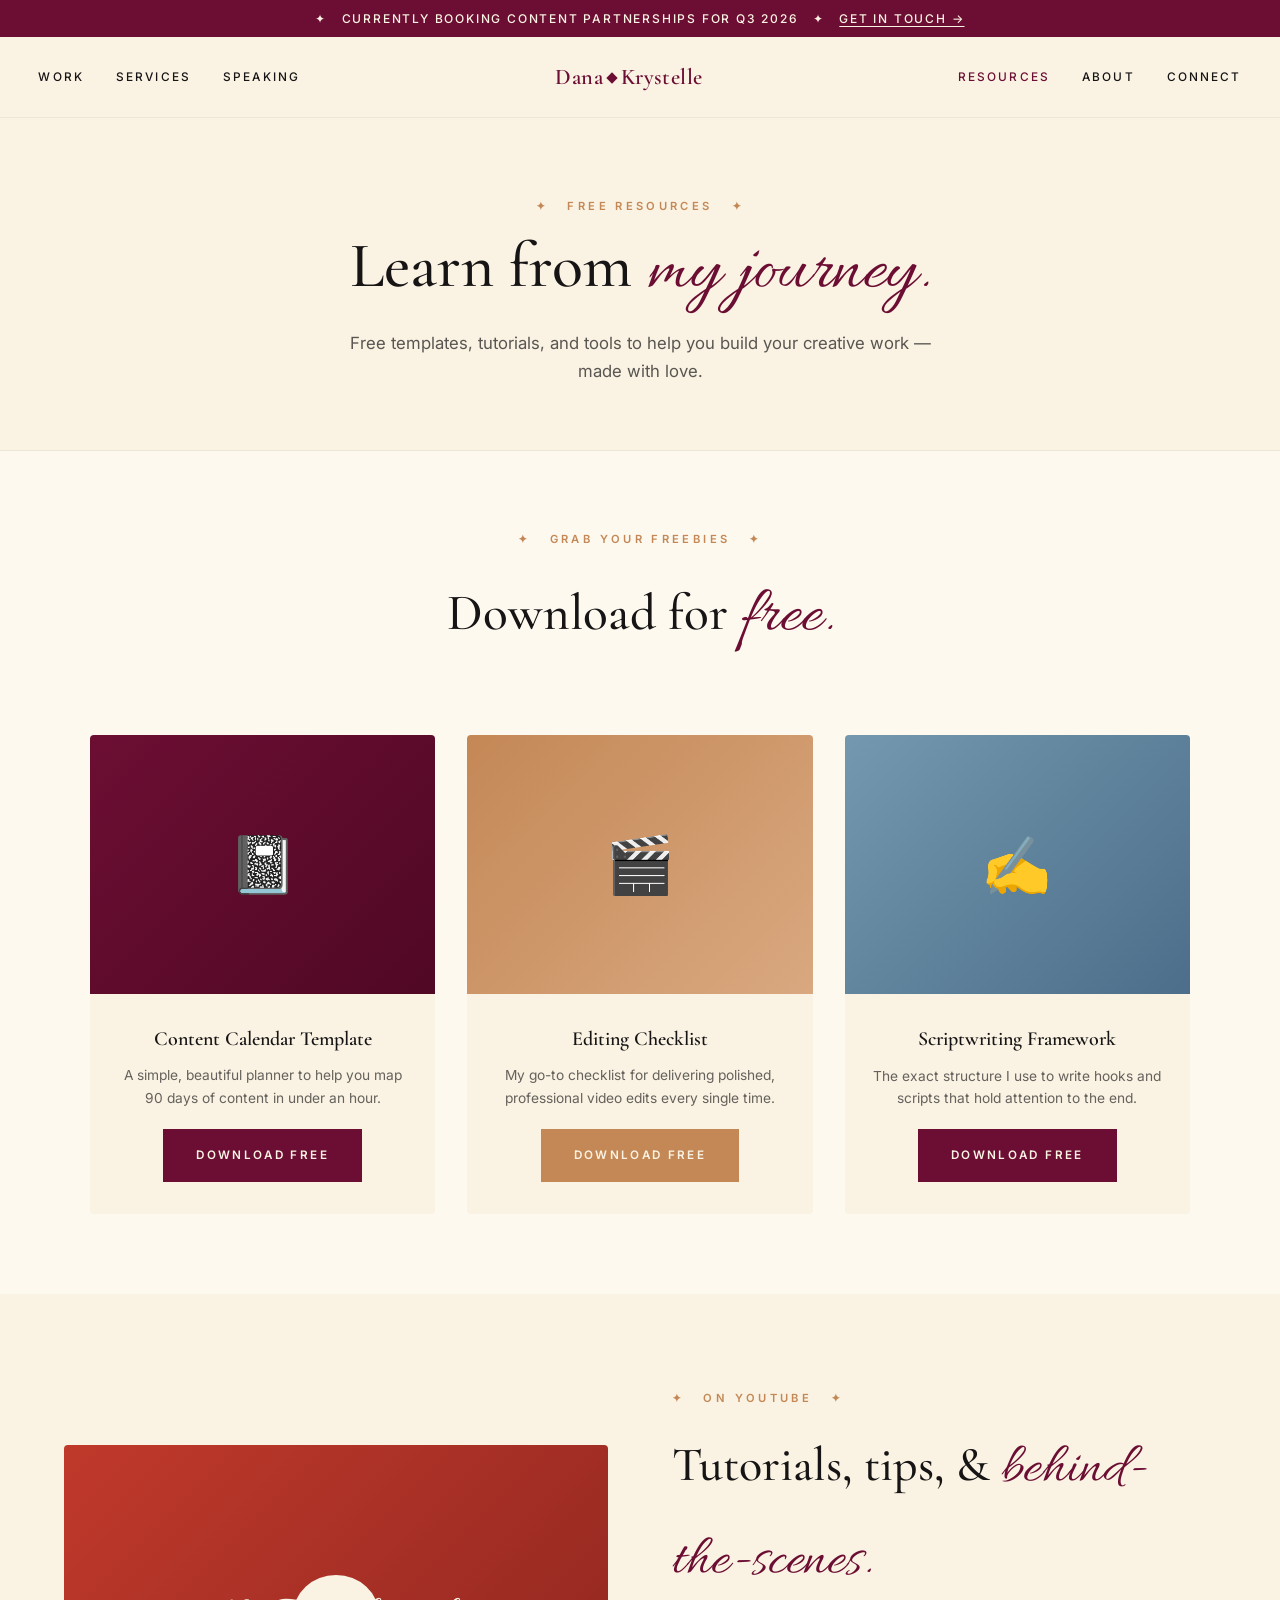
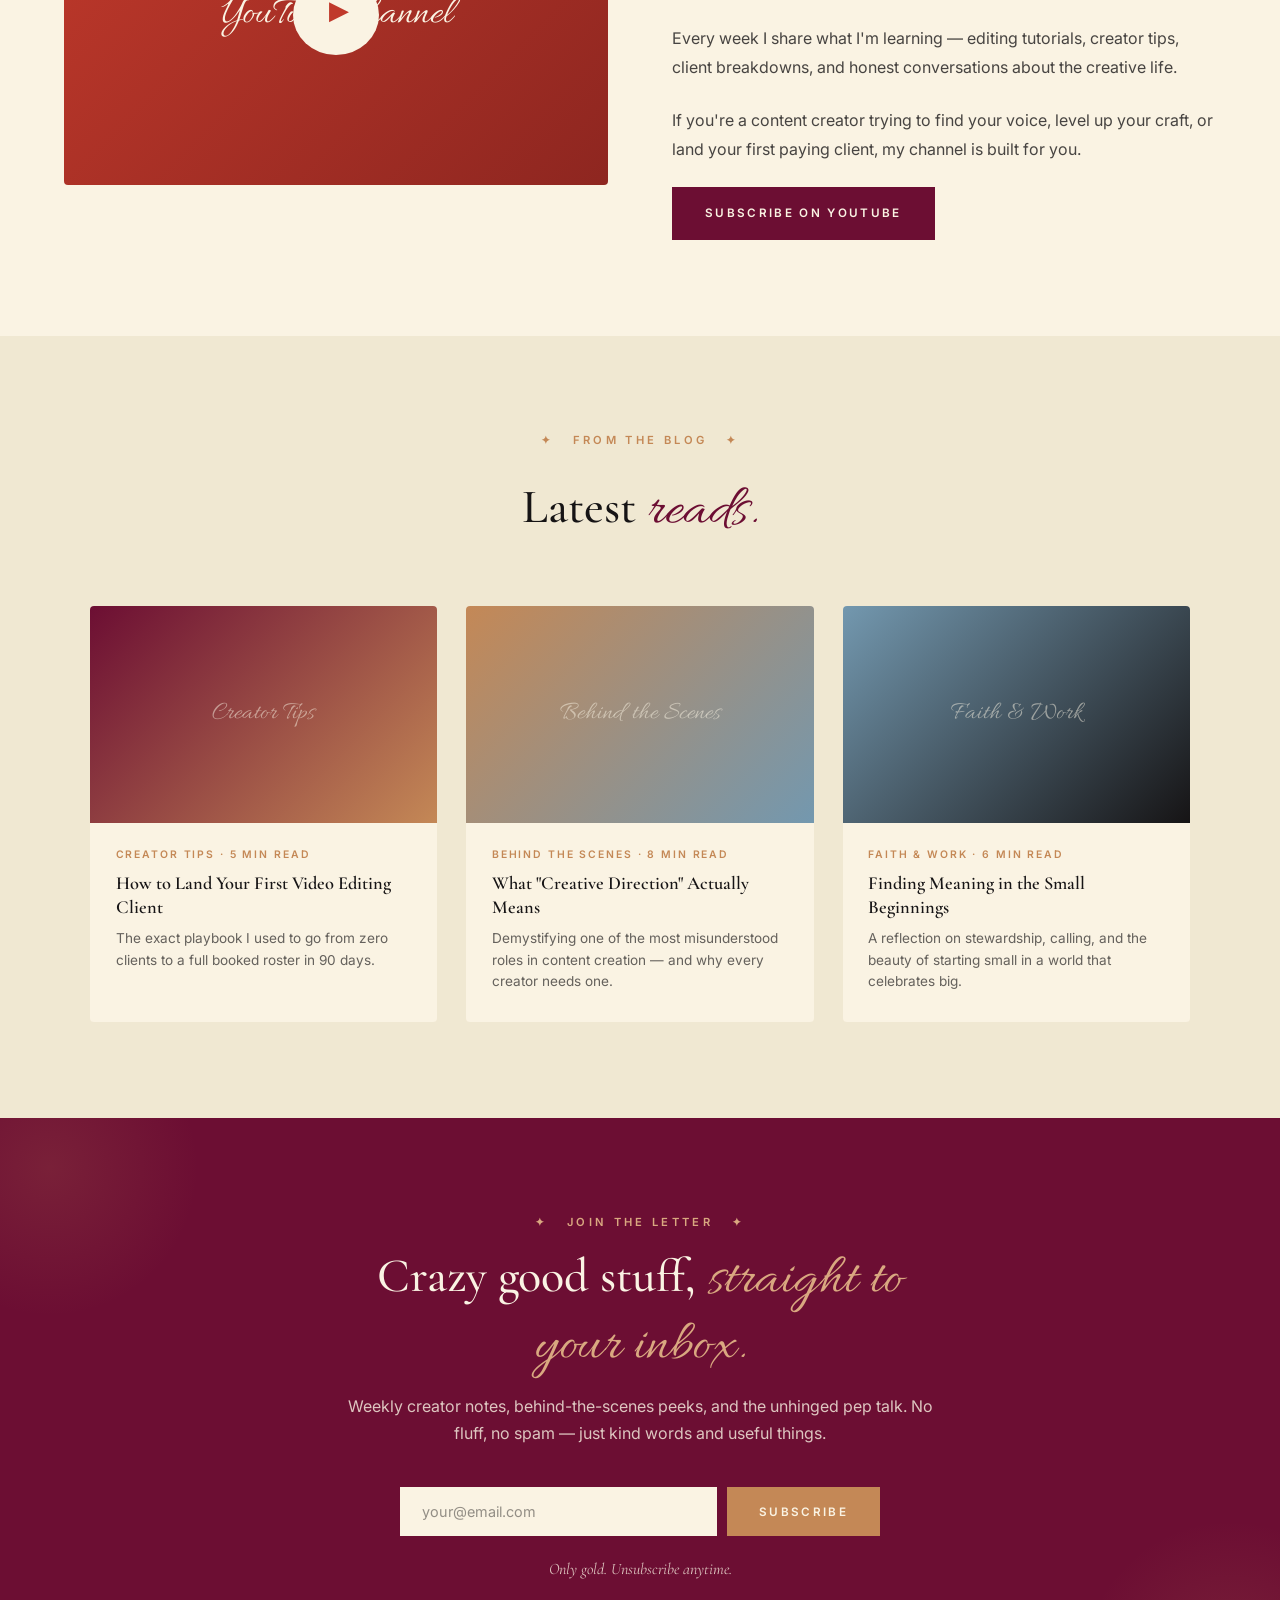
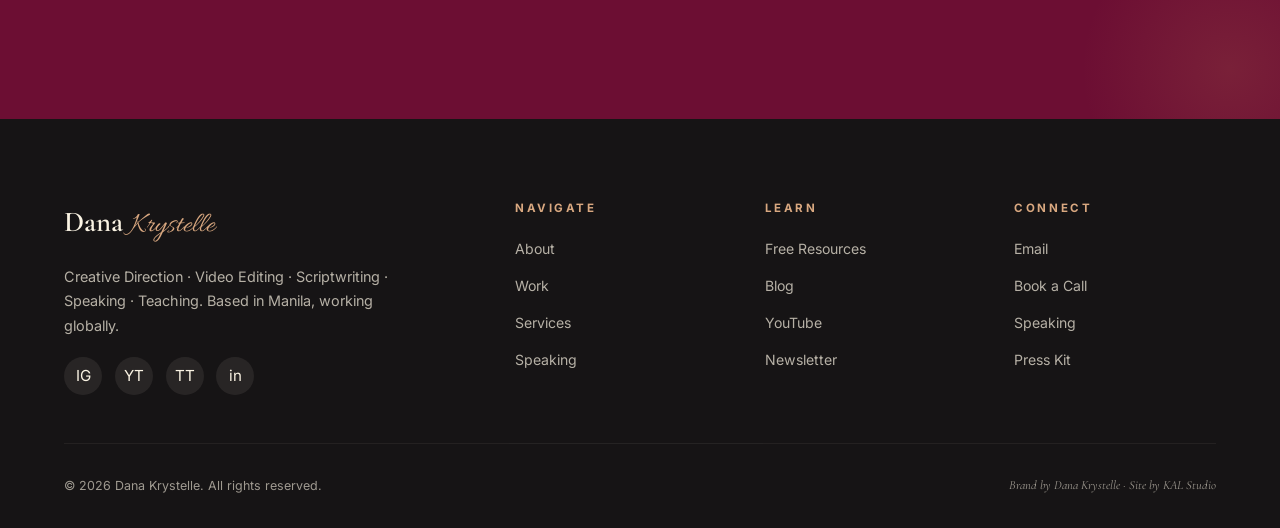
<file: teaching.html>
<!DOCTYPE html>
<html lang="en">
<head>
<meta charset="UTF-8">
<meta name="viewport" content="width=device-width, initial-scale=1.0">
<title>Resources — Dana Krystelle</title>
<link rel="preconnect" href="https://fonts.googleapis.com">
<link rel="preconnect" href="https://fonts.gstatic.com" crossorigin>
<link href="https://fonts.googleapis.com/css2?family=Cormorant+Garamond:ital,wght@0,400;0,500;0,600;0,700;1,400&family=Inter:wght@300;400;500;600;700&family=Allura&display=swap" rel="stylesheet">
<style>
/* ════════════ DANA KRYSTELLE — SHARED STYLES ════════════ */

:root {
  --salem: #161415;
  --blood: #6c0e33;
  --blood-deep: #500824;
  --water: #7398af;
  --coffee: #c48856;
  --coffee-soft: #d9a880;
  --linen: #faf3e3;
  --linen-deep: #f0e8d2;
  --linen-cream: #fdf9ef;
  --serif: 'Cormorant Garamond', Georgia, serif;
  --sans: 'Inter', -apple-system, sans-serif;
  --script: 'Allura', cursive;
}

* { margin: 0; padding: 0; box-sizing: border-box; }

html { scroll-behavior: smooth; }

body {
  background: var(--linen);
  color: var(--salem);
  font-family: var(--sans);
  font-weight: 400;
  line-height: 1.6;
  overflow-x: hidden;
}

img { max-width: 100%; display: block; }

/* ════════════ ANNOUNCEMENT BAR ════════════ */
.announce {
  background: var(--blood);
  color: var(--linen);
  text-align: center;
  padding: 0.55rem 1rem;
  font-size: 0.75rem;
  letter-spacing: 0.15em;
  text-transform: uppercase;
  font-weight: 500;
}
.announce a {
  color: var(--linen);
  text-decoration: underline;
  text-underline-offset: 3px;
}

/* ════════════ NAV ════════════ */
nav {
  background: var(--linen);
  padding: 1.4rem 3vw;
  display: flex;
  align-items: center;
  justify-content: space-between;
  position: sticky;
  top: 0;
  z-index: 100;
  border-bottom: 1px solid rgba(22, 20, 21, 0.06);
}

.nav-left, .nav-right {
  display: flex;
  gap: 2rem;
  align-items: center;
}

.nav-link {
  font-family: var(--sans);
  font-size: 0.74rem;
  letter-spacing: 0.18em;
  text-transform: uppercase;
  color: var(--salem);
  text-decoration: none;
  font-weight: 500;
  transition: color 0.2s;
}
.nav-link:hover { color: var(--blood); }
.nav-link.active { color: var(--blood); }

.nav-logo {
  font-family: var(--serif);
  font-weight: 600;
  font-size: 1.4rem;
  color: var(--blood);
  text-decoration: none;
  letter-spacing: 0.02em;
}
.nav-logo .diamond {
  display: inline-block;
  width: 8px;
  height: 8px;
  background: var(--blood);
  margin: 0 0.3rem;
  transform: rotate(45deg);
  vertical-align: middle;
  margin-bottom: 4px;
}

@media(max-width: 900px) {
  .nav-left, .nav-right { gap: 1rem; }
  .nav-link { font-size: 0.65rem; }
  .nav-logo { font-size: 1.1rem; }
}

/* ════════════ BUTTONS ════════════ */
.btn {
  font-family: var(--sans);
  font-size: 0.73rem;
  font-weight: 600;
  letter-spacing: 0.2em;
  text-transform: uppercase;
  padding: 1rem 2rem;
  text-decoration: none;
  display: inline-block;
  transition: all 0.25s;
  border: 1.5px solid transparent;
  cursor: pointer;
}

.btn-primary {
  background: var(--blood);
  color: var(--linen);
}
.btn-primary:hover { background: var(--blood-deep); }

.btn-outline {
  background: transparent;
  color: var(--salem);
  border-color: var(--salem);
}
.btn-outline:hover { background: var(--salem); color: var(--linen); }

.btn-coffee {
  background: var(--coffee);
  color: var(--linen);
}
.btn-coffee:hover { background: #a76a3e; }

/* ════════════ SECTION ELEMENTS ════════════ */
.section-eyebrow {
  font-family: var(--sans);
  font-size: 0.7rem;
  letter-spacing: 0.3em;
  text-transform: uppercase;
  color: var(--coffee);
  font-weight: 600;
  margin-bottom: 1rem;
}

/* ════════════ PAGE HEADER (Sub-pages) ════════════ */
.page-header {
  background: var(--linen);
  padding: 5rem 5vw 4rem;
  text-align: center;
  border-bottom: 1px solid rgba(22, 20, 21, 0.06);
}

.page-header .eyebrow {
  font-family: var(--sans);
  font-size: 0.7rem;
  letter-spacing: 0.3em;
  text-transform: uppercase;
  color: var(--coffee);
  font-weight: 600;
  margin-bottom: 1rem;
}

.page-header h1 {
  font-family: var(--serif);
  font-weight: 500;
  font-size: clamp(2.5rem, 5vw, 4.5rem);
  line-height: 1.05;
  color: var(--salem);
  margin-bottom: 1rem;
}

.page-header h1 .script {
  font-family: var(--script);
  color: var(--blood);
  font-weight: 400;
  font-size: 1.15em;
}

.page-header p {
  font-family: var(--sans);
  font-size: 1.05rem;
  color: var(--salem);
  opacity: 0.7;
  line-height: 1.7;
  max-width: 600px;
  margin: 0 auto;
}

/* ════════════ NEWSLETTER ════════════ */
.newsletter {
  background: var(--blood);
  color: var(--linen);
  padding: 6rem 5vw;
  text-align: center;
  position: relative;
  overflow: hidden;
}

.newsletter::before, .newsletter::after {
  content: '';
  position: absolute;
  width: 300px;
  height: 300px;
  background: radial-gradient(circle, rgba(196, 136, 86, 0.15), transparent 70%);
  border-radius: 50%;
}
.newsletter::before { top: -100px; left: -100px; }
.newsletter::after { bottom: -100px; right: -100px; }

.newsletter-content {
  max-width: 600px;
  margin: 0 auto;
  position: relative;
  z-index: 2;
}

.newsletter-eyebrow {
  font-family: var(--sans);
  font-size: 0.7rem;
  letter-spacing: 0.3em;
  text-transform: uppercase;
  color: var(--coffee-soft);
  font-weight: 600;
  margin-bottom: 1rem;
}

.newsletter h2 {
  font-family: var(--serif);
  font-weight: 500;
  font-size: clamp(2rem, 4vw, 3rem);
  line-height: 1.15;
  margin-bottom: 0.8rem;
}

.newsletter h2 .script {
  font-family: var(--script);
  color: var(--coffee-soft);
  font-weight: 400;
  font-size: 1.2em;
}

.newsletter p {
  font-size: 1rem;
  opacity: 0.8;
  line-height: 1.7;
  margin-bottom: 2.5rem;
}

.newsletter-form {
  display: flex;
  gap: 0.6rem;
  max-width: 480px;
  margin: 0 auto;
  flex-wrap: wrap;
  justify-content: center;
}

.newsletter-input {
  flex: 1;
  min-width: 240px;
  padding: 1rem 1.4rem;
  background: var(--linen);
  border: none;
  color: var(--salem);
  font-family: var(--sans);
  font-size: 0.9rem;
  border-radius: 0;
}
.newsletter-input::placeholder { color: rgba(22, 20, 21, 0.45); }
.newsletter-input:focus { outline: 2px solid var(--coffee); outline-offset: 2px; }

.newsletter-btn {
  background: var(--coffee);
  color: var(--linen);
  border: none;
  padding: 1rem 2rem;
  font-family: var(--sans);
  font-size: 0.73rem;
  font-weight: 600;
  letter-spacing: 0.2em;
  text-transform: uppercase;
  cursor: pointer;
  transition: background 0.2s;
}
.newsletter-btn:hover { background: #a76a3e; }

.newsletter-note {
  font-size: 0.75rem;
  margin-top: 1.2rem;
  opacity: 0.6;
  font-style: italic;
  font-family: var(--serif);
}

/* ════════════ FOOTER ════════════ */
footer {
  background: var(--salem);
  color: var(--linen);
  padding: 5rem 5vw 2rem;
}

.footer-top {
  display: grid;
  grid-template-columns: 2fr 1fr 1fr 1fr;
  gap: 3rem;
  max-width: 1200px;
  margin: 0 auto 3rem;
}

.footer-brand h3 {
  font-family: var(--serif);
  font-weight: 600;
  font-size: 1.8rem;
  color: var(--linen);
  margin-bottom: 1rem;
}

.footer-brand h3 .script {
  font-family: var(--script);
  color: var(--coffee-soft);
  font-weight: 400;
}

.footer-brand p {
  font-size: 0.9rem;
  opacity: 0.7;
  line-height: 1.7;
  max-width: 360px;
  margin-bottom: 1.2rem;
}

.footer-social {
  display: flex;
  gap: 0.8rem;
}

.footer-social a {
  width: 38px;
  height: 38px;
  background: rgba(250, 243, 227, 0.08);
  border-radius: 50%;
  display: flex;
  align-items: center;
  justify-content: center;
  color: var(--linen);
  text-decoration: none;
  font-size: 0.95rem;
  transition: background 0.2s;
}
.footer-social a:hover { background: var(--blood); }

.footer-col h4 {
  font-family: var(--sans);
  font-size: 0.72rem;
  font-weight: 700;
  letter-spacing: 0.22em;
  text-transform: uppercase;
  margin-bottom: 1.2rem;
  color: var(--coffee-soft);
}

.footer-col ul { list-style: none; }
.footer-col li { margin-bottom: 0.7rem; }
.footer-col a {
  font-family: var(--sans);
  font-size: 0.88rem;
  color: var(--linen);
  text-decoration: none;
  opacity: 0.7;
  transition: opacity 0.2s;
}
.footer-col a:hover { opacity: 1; color: var(--coffee-soft); }

.footer-bottom {
  max-width: 1200px;
  margin: 0 auto;
  padding-top: 2rem;
  border-top: 1px solid rgba(250, 243, 227, 0.1);
  display: flex;
  justify-content: space-between;
  align-items: center;
  flex-wrap: wrap;
  gap: 1rem;
  font-size: 0.78rem;
  opacity: 0.6;
}

.footer-bottom .credit {
  font-family: var(--serif);
  font-style: italic;
}

@media(max-width: 900px) {
  .footer-top { grid-template-columns: 1fr 1fr; gap: 2rem; }
}
@media(max-width: 600px) {
  .footer-top { grid-template-columns: 1fr; }
}

/* ════════════ FADE-UP ANIMATION ════════════ */
.fade-up {
  opacity: 0;
  transform: translateY(30px);
  transition: opacity 0.8s ease, transform 0.8s ease;
}
.fade-up.visible {
  opacity: 1;
  transform: none;
}

</style>
<style>
.freebies-section { background: var(--linen-cream); padding: 5rem 5vw; }
.freebies-header { text-align: center; margin-bottom: 4rem; }
.freebies-header h2 {
  font-family: var(--serif);
  font-weight: 500;
  font-size: clamp(2rem, 4vw, 3.2rem);
  margin-bottom: 0.8rem;
}
.freebies-header h2 .script {
  font-family: var(--script);
  color: var(--blood);
  font-weight: 400;
  font-size: 1.3em;
}
.freebies-grid {
  display: grid;
  grid-template-columns: repeat(3, 1fr);
  gap: 2rem;
  max-width: 1100px;
  margin: 0 auto;
}
.freebie {
  background: var(--linen);
  text-align: center;
  border-radius: 4px;
  overflow: hidden;
  transition: transform 0.3s;
}
.freebie:hover { transform: translateY(-6px); }
.freebie-img {
  aspect-ratio: 4/3;
  display: flex;
  align-items: center;
  justify-content: center;
  font-size: 3.5rem;
}
.fr1 { background: linear-gradient(135deg, var(--blood), var(--blood-deep)); }
.fr2 { background: linear-gradient(135deg, var(--coffee), var(--coffee-soft)); }
.fr3 { background: linear-gradient(135deg, var(--water), #4d6e8a); }
.freebie-content { padding: 1.8rem 1.6rem 2rem; }
.freebie h4 {
  font-family: var(--serif);
  font-weight: 600;
  font-size: 1.25rem;
  margin-bottom: 0.6rem;
}
.freebie p {
  font-size: 0.86rem;
  color: var(--salem);
  opacity: 0.65;
  line-height: 1.6;
  margin-bottom: 1.3rem;
}
@media(max-width: 900px) { .freebies-grid { grid-template-columns: 1fr; } }

.youtube-section {
  background: var(--linen);
  padding: 6rem 5vw;
  display: grid;
  grid-template-columns: 1fr 1fr;
  gap: 4rem;
  align-items: center;
}
.youtube-visual {
  aspect-ratio: 16/10;
  background: linear-gradient(135deg, #c0392b, #8e2620);
  border-radius: 4px;
  display: flex;
  align-items: center;
  justify-content: center;
  font-family: var(--script);
  font-size: 2.5rem;
  color: var(--linen);
  position: relative;
}
.youtube-visual::before {
  content: '▶';
  position: absolute;
  width: 80px;
  height: 80px;
  background: var(--linen);
  color: #c0392b;
  border-radius: 50%;
  display: flex;
  align-items: center;
  justify-content: center;
  font-size: 1.6rem;
  padding-left: 6px;
}
.youtube-text h2 {
  font-family: var(--serif);
  font-weight: 500;
  font-size: clamp(2rem, 4vw, 3rem);
  margin-bottom: 1rem;
}
.youtube-text h2 .script {
  font-family: var(--script);
  color: var(--blood);
  font-weight: 400;
  font-size: 1.2em;
}
.youtube-text p {
  font-size: 1rem;
  color: var(--salem);
  opacity: 0.78;
  line-height: 1.8;
  margin-bottom: 1.5rem;
}
@media(max-width: 900px) {
  .youtube-section { grid-template-columns: 1fr; padding: 4rem 5vw; }
}

.blog-section { background: var(--linen-deep); padding: 6rem 5vw; }
.blog-header { text-align: center; margin-bottom: 3rem; }
.blog-header h2 {
  font-family: var(--serif);
  font-weight: 500;
  font-size: clamp(2rem, 4vw, 3rem);
  margin-bottom: 0.5rem;
}
.blog-header h2 .script {
  font-family: var(--script);
  color: var(--blood);
  font-weight: 400;
  font-size: 1.2em;
}
.blog-grid {
  display: grid;
  grid-template-columns: repeat(3, 1fr);
  gap: 1.8rem;
  max-width: 1100px;
  margin: 0 auto;
}
.blog-card {
  background: var(--linen);
  border-radius: 4px;
  overflow: hidden;
  text-decoration: none;
  color: var(--salem);
  transition: transform 0.3s, box-shadow 0.3s;
  display: block;
}
.blog-card:hover {
  transform: translateY(-6px);
  box-shadow: 0 16px 32px rgba(22, 20, 21, 0.1);
}
.blog-thumb {
  aspect-ratio: 16/10;
  display: flex;
  align-items: center;
  justify-content: center;
  font-family: var(--script);
  color: rgba(250, 243, 227, 0.5);
  font-size: 1.6rem;
}
.bg1 { background: linear-gradient(135deg, var(--blood), var(--coffee)); }
.bg2 { background: linear-gradient(135deg, var(--coffee), var(--water)); }
.bg3 { background: linear-gradient(135deg, var(--water), var(--salem)); }
.blog-content { padding: 1.5rem 1.6rem 1.8rem; }
.blog-meta {
  font-family: var(--sans);
  font-size: 0.65rem;
  letter-spacing: 0.18em;
  text-transform: uppercase;
  color: var(--coffee);
  font-weight: 600;
  margin-bottom: 0.5rem;
}
.blog-card h3 {
  font-family: var(--serif);
  font-weight: 600;
  font-size: 1.15rem;
  line-height: 1.3;
  margin-bottom: 0.5rem;
}
.blog-card p {
  font-size: 0.85rem;
  color: var(--salem);
  opacity: 0.65;
  line-height: 1.6;
}
@media(max-width: 900px) { .blog-grid { grid-template-columns: 1fr; } }
</style>
</head>
<body>

<div class="announce">
  ✦ &nbsp; Currently booking content partnerships for Q3 2026 &nbsp; ✦ &nbsp; <a href="contact.html">Get in touch →</a>
</div>

<nav>
  <div class="nav-left">
    <a href="work.html" class="nav-link">Work</a>
    <a href="services.html" class="nav-link">Services</a>
    <a href="speaking.html" class="nav-link">Speaking</a>
  </div>
  <a href="index.html" class="nav-logo">Dana<span class="diamond"></span>Krystelle</a>
  <div class="nav-right">
    <a href="teaching.html" class="nav-link active">Resources</a>
    <a href="about.html" class="nav-link">About</a>
    <a href="contact.html" class="nav-link">Connect</a>
  </div>
</nav>

<section class="page-header">
  <div class="eyebrow">✦ &nbsp; Free Resources &nbsp; ✦</div>
  <h1>Learn from <span class="script">my journey.</span></h1>
  <p>Free templates, tutorials, and tools to help you build your creative work — made with love.</p>
</section>

<section class="freebies-section">
  <div class="freebies-header fade-up">
    <div class="section-eyebrow">✦ &nbsp; Grab Your Freebies &nbsp; ✦</div>
    <h2>Download for <span class="script">free.</span></h2>
  </div>
  <div class="freebies-grid">
    <div class="freebie fade-up">
      <div class="freebie-img fr1">📓</div>
      <div class="freebie-content">
        <h4>Content Calendar Template</h4>
        <p>A simple, beautiful planner to help you map 90 days of content in under an hour.</p>
        <a href="#" class="btn btn-primary">Download Free</a>
      </div>
    </div>
    <div class="freebie fade-up">
      <div class="freebie-img fr2">🎬</div>
      <div class="freebie-content">
        <h4>Editing Checklist</h4>
        <p>My go-to checklist for delivering polished, professional video edits every single time.</p>
        <a href="#" class="btn btn-coffee">Download Free</a>
      </div>
    </div>
    <div class="freebie fade-up">
      <div class="freebie-img fr3">✍️</div>
      <div class="freebie-content">
        <h4>Scriptwriting Framework</h4>
        <p>The exact structure I use to write hooks and scripts that hold attention to the end.</p>
        <a href="#" class="btn btn-primary">Download Free</a>
      </div>
    </div>
  </div>
</section>

<section class="youtube-section">
  <div class="youtube-visual">YouTube Channel</div>
  <div class="youtube-text fade-up">
    <div class="section-eyebrow">✦ &nbsp; On YouTube &nbsp; ✦</div>
    <h2>Tutorials, tips, & <span class="script">behind-the-scenes.</span></h2>
    <p>Every week I share what I'm learning — editing tutorials, creator tips, client breakdowns, and honest conversations about the creative life.</p>
    <p>If you're a content creator trying to find your voice, level up your craft, or land your first paying client, my channel is built for you.</p>
    <a href="#" class="btn btn-primary">Subscribe on YouTube</a>
  </div>
</section>

<section class="blog-section">
  <div class="blog-header">
    <div class="section-eyebrow">✦ &nbsp; From the Blog &nbsp; ✦</div>
    <h2>Latest <span class="script">reads.</span></h2>
  </div>
  <div class="blog-grid">
    <a href="#" class="blog-card fade-up">
      <div class="blog-thumb bg1">Creator Tips</div>
      <div class="blog-content">
        <div class="blog-meta">Creator Tips · 5 min read</div>
        <h3>How to Land Your First Video Editing Client</h3>
        <p>The exact playbook I used to go from zero clients to a full booked roster in 90 days.</p>
      </div>
    </a>
    <a href="#" class="blog-card fade-up">
      <div class="blog-thumb bg2">Behind the Scenes</div>
      <div class="blog-content">
        <div class="blog-meta">Behind the Scenes · 8 min read</div>
        <h3>What "Creative Direction" Actually Means</h3>
        <p>Demystifying one of the most misunderstood roles in content creation — and why every creator needs one.</p>
      </div>
    </a>
    <a href="#" class="blog-card fade-up">
      <div class="blog-thumb bg3">Faith & Work</div>
      <div class="blog-content">
        <div class="blog-meta">Faith & Work · 6 min read</div>
        <h3>Finding Meaning in the Small Beginnings</h3>
        <p>A reflection on stewardship, calling, and the beauty of starting small in a world that celebrates big.</p>
      </div>
    </a>
  </div>
</section>

<section class="newsletter">
  <div class="newsletter-content">
    <div class="newsletter-eyebrow">✦ &nbsp; Join the Letter &nbsp; ✦</div>
    <h2>Crazy good stuff, <span class="script">straight to your inbox.</span></h2>
    <p>Weekly creator notes, behind-the-scenes peeks, and the unhinged pep talk. No fluff, no spam — just kind words and useful things.</p>
    <form class="newsletter-form" onsubmit="event.preventDefault();">
      <input type="email" placeholder="your@email.com" class="newsletter-input" required>
      <button type="submit" class="newsletter-btn">Subscribe</button>
    </form>
    <p class="newsletter-note">Only gold. Unsubscribe anytime.</p>
  </div>
</section>

<footer>
  <div class="footer-top">
    <div class="footer-brand">
      <h3>Dana <span class="script">Krystelle</span></h3>
      <p>Creative Direction · Video Editing · Scriptwriting · Speaking · Teaching. Based in Manila, working globally.</p>
      <div class="footer-social"><a href="#">IG</a><a href="#">YT</a><a href="#">TT</a><a href="#">in</a></div>
    </div>
    <div class="footer-col">
      <h4>Navigate</h4>
      <ul>
        <li><a href="about.html">About</a></li>
        <li><a href="work.html">Work</a></li>
        <li><a href="services.html">Services</a></li>
        <li><a href="speaking.html">Speaking</a></li>
      </ul>
    </div>
    <div class="footer-col">
      <h4>Learn</h4>
      <ul>
        <li><a href="teaching.html">Free Resources</a></li>
        <li><a href="#">Blog</a></li>
        <li><a href="#">YouTube</a></li>
        <li><a href="#">Newsletter</a></li>
      </ul>
    </div>
    <div class="footer-col">
      <h4>Connect</h4>
      <ul>
        <li><a href="mailto:dana@danakrystelle.com">Email</a></li>
        <li><a href="contact.html">Book a Call</a></li>
        <li><a href="speaking.html">Speaking</a></li>
        <li><a href="#">Press Kit</a></li>
      </ul>
    </div>
  </div>
  <div class="footer-bottom">
    <span>© 2026 Dana Krystelle. All rights reserved.</span>
    <span class="credit">Brand by Dana Krystelle · Site by KAL Studio</span>
  </div>
</footer>

<script>
// Fade-up on scroll
const observer = new IntersectionObserver((entries) => {
  entries.forEach(entry => {
    if (entry.isIntersecting) {
      entry.target.classList.add('visible');
      observer.unobserve(entry.target);
    }
  });
}, { threshold: 0.15 });

document.querySelectorAll('.fade-up').forEach(el => observer.observe(el));

</script>
</body>
</html>
</file>
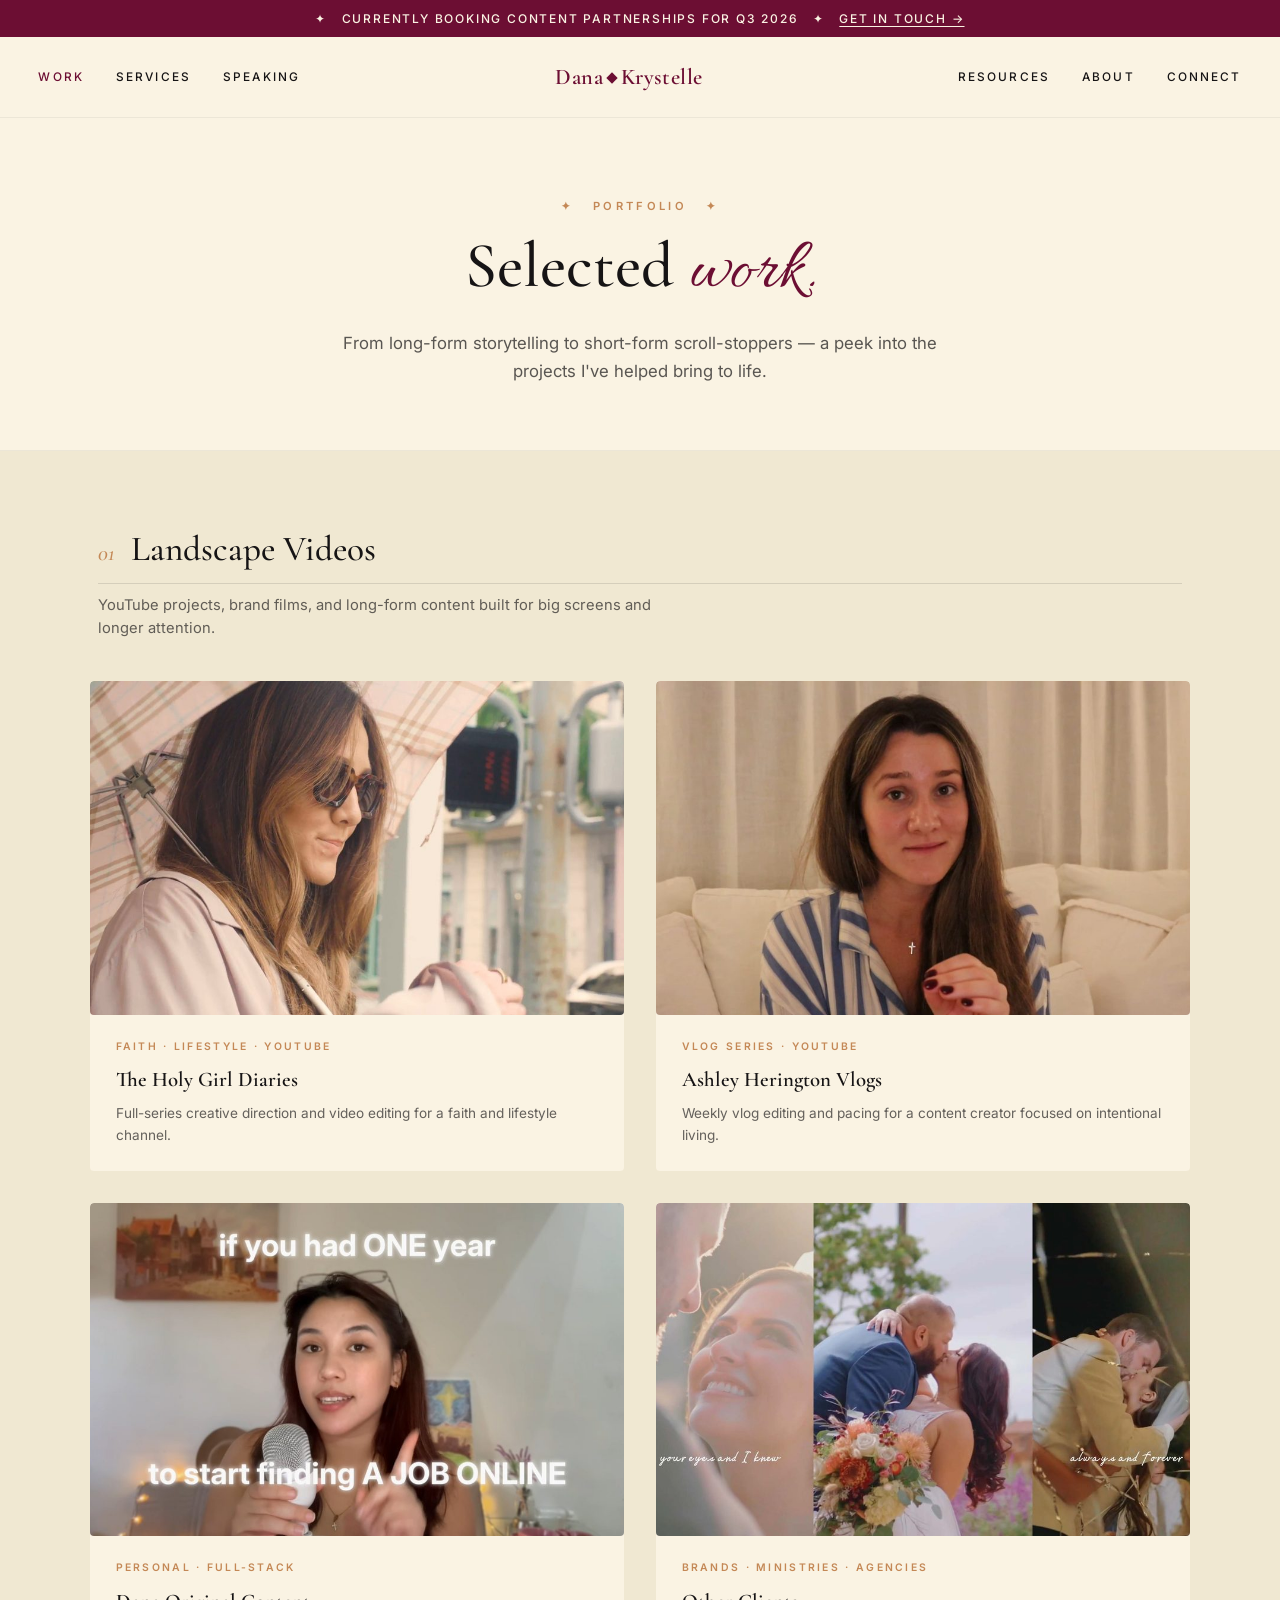
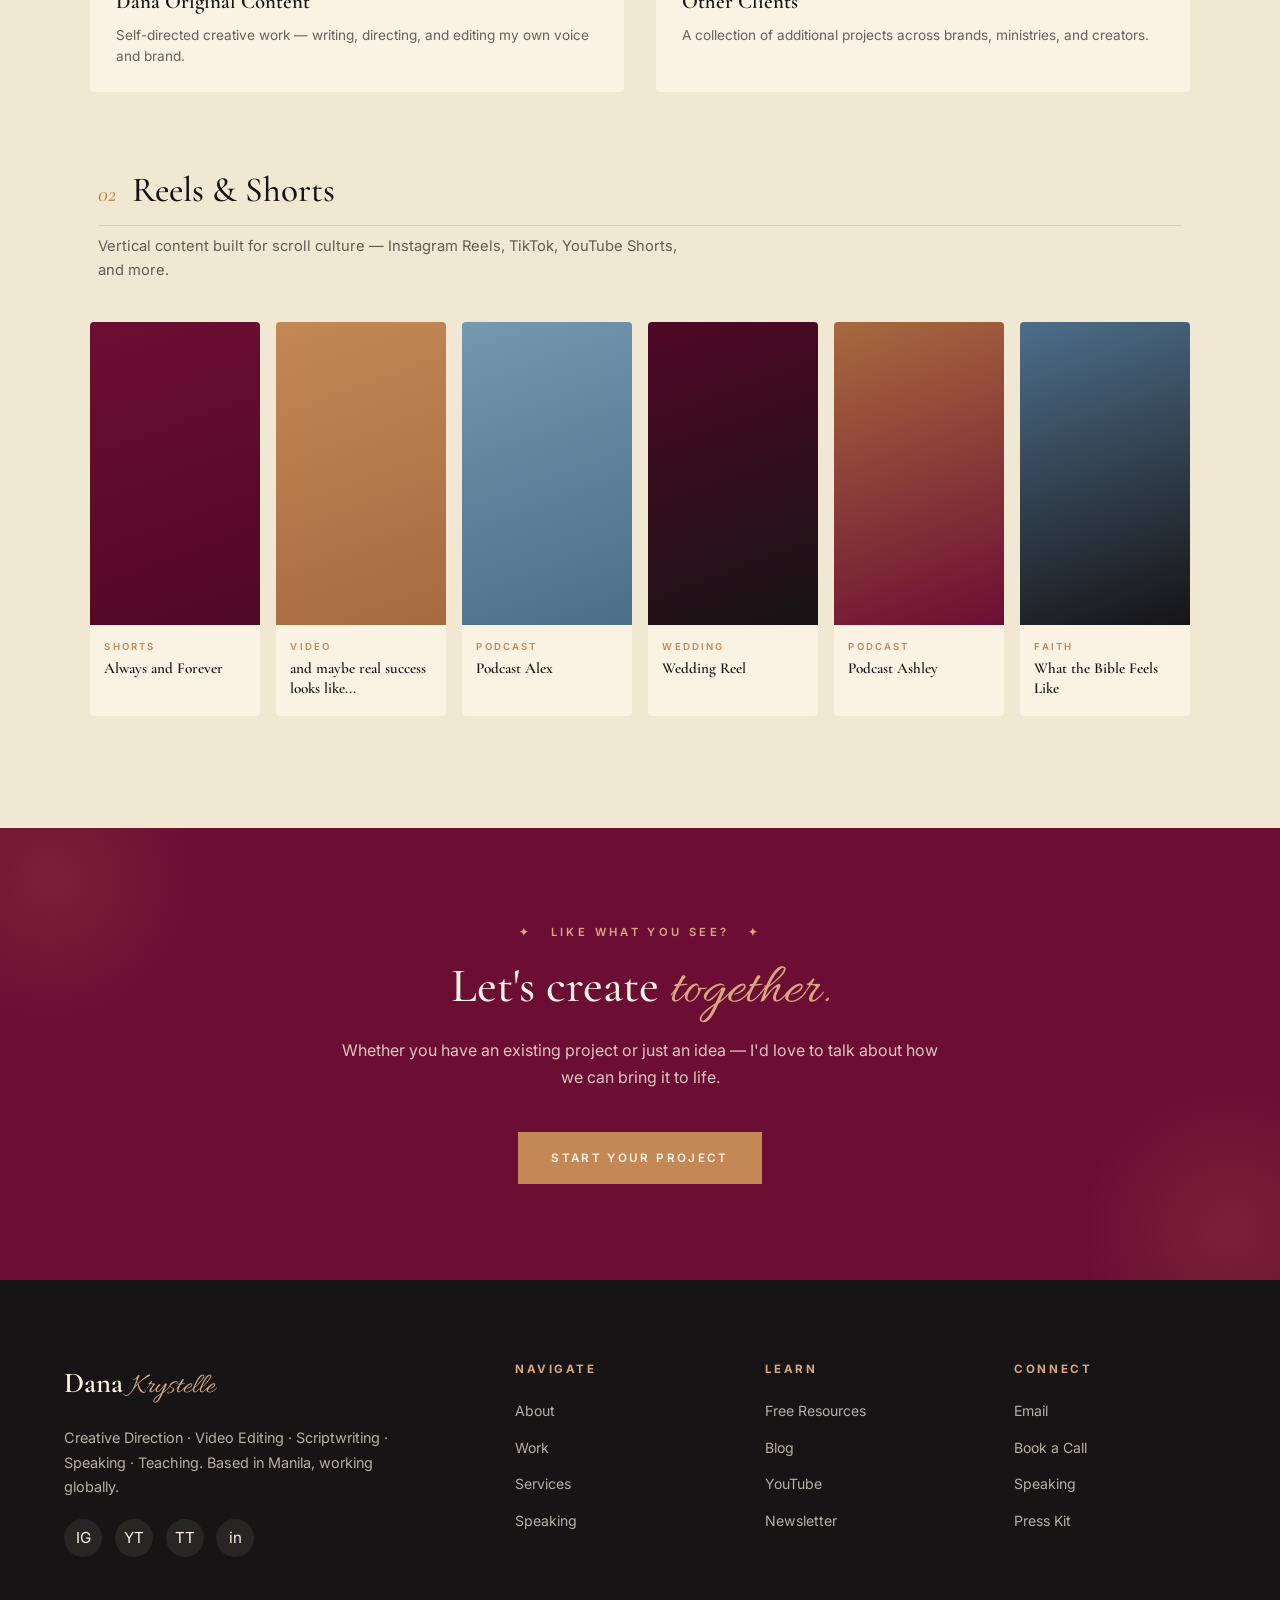
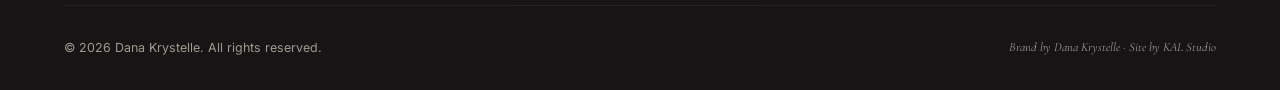
<file: work.html>
<!DOCTYPE html>
<html lang="en">
<head>
<meta charset="UTF-8">
<meta name="viewport" content="width=device-width, initial-scale=1.0">
<meta name="referrer" content="strict-origin-when-cross-origin">
<title>Work — Dana Krystelle</title>
<link rel="preconnect" href="https://fonts.googleapis.com">
<link rel="preconnect" href="https://fonts.gstatic.com" crossorigin>
<link href="https://fonts.googleapis.com/css2?family=Cormorant+Garamond:ital,wght@0,400;0,500;0,600;0,700;1,400&family=Inter:wght@300;400;500;600;700&family=Allura&display=swap" rel="stylesheet">
<style>
/* ════════════ DANA KRYSTELLE — SHARED STYLES ════════════ */

:root {
  --salem: #161415;
  --blood: #6c0e33;
  --blood-deep: #500824;
  --water: #7398af;
  --coffee: #c48856;
  --coffee-soft: #d9a880;
  --linen: #faf3e3;
  --linen-deep: #f0e8d2;
  --linen-cream: #fdf9ef;
  --serif: 'Cormorant Garamond', Georgia, serif;
  --sans: 'Inter', -apple-system, sans-serif;
  --script: 'Allura', cursive;
}

* { margin: 0; padding: 0; box-sizing: border-box; }

html { scroll-behavior: smooth; }

body {
  background: var(--linen);
  color: var(--salem);
  font-family: var(--sans);
  font-weight: 400;
  line-height: 1.6;
  overflow-x: hidden;
}

img { max-width: 100%; display: block; }

/* ════════════ ANNOUNCEMENT BAR ════════════ */
.announce {
  background: var(--blood);
  color: var(--linen);
  text-align: center;
  padding: 0.55rem 1rem;
  font-size: 0.75rem;
  letter-spacing: 0.15em;
  text-transform: uppercase;
  font-weight: 500;
}
.announce a {
  color: var(--linen);
  text-decoration: underline;
  text-underline-offset: 3px;
}

/* ════════════ NAV ════════════ */
nav {
  background: var(--linen);
  padding: 1.4rem 3vw;
  display: flex;
  align-items: center;
  justify-content: space-between;
  position: sticky;
  top: 0;
  z-index: 100;
  border-bottom: 1px solid rgba(22, 20, 21, 0.06);
}

.nav-left, .nav-right {
  display: flex;
  gap: 2rem;
  align-items: center;
}

.nav-link {
  font-family: var(--sans);
  font-size: 0.74rem;
  letter-spacing: 0.18em;
  text-transform: uppercase;
  color: var(--salem);
  text-decoration: none;
  font-weight: 500;
  transition: color 0.2s;
}
.nav-link:hover { color: var(--blood); }
.nav-link.active { color: var(--blood); }

.nav-logo {
  font-family: var(--serif);
  font-weight: 600;
  font-size: 1.4rem;
  color: var(--blood);
  text-decoration: none;
  letter-spacing: 0.02em;
}
.nav-logo .diamond {
  display: inline-block;
  width: 8px;
  height: 8px;
  background: var(--blood);
  margin: 0 0.3rem;
  transform: rotate(45deg);
  vertical-align: middle;
  margin-bottom: 4px;
}

@media(max-width: 900px) {
  .nav-left, .nav-right { gap: 1rem; }
  .nav-link { font-size: 0.65rem; }
  .nav-logo { font-size: 1.1rem; }
}

/* ════════════ BUTTONS ════════════ */
.btn {
  font-family: var(--sans);
  font-size: 0.73rem;
  font-weight: 600;
  letter-spacing: 0.2em;
  text-transform: uppercase;
  padding: 1rem 2rem;
  text-decoration: none;
  display: inline-block;
  transition: all 0.25s;
  border: 1.5px solid transparent;
  cursor: pointer;
}

.btn-primary {
  background: var(--blood);
  color: var(--linen);
}
.btn-primary:hover { background: var(--blood-deep); }

.btn-outline {
  background: transparent;
  color: var(--salem);
  border-color: var(--salem);
}
.btn-outline:hover { background: var(--salem); color: var(--linen); }

.btn-coffee {
  background: var(--coffee);
  color: var(--linen);
}
.btn-coffee:hover { background: #a76a3e; }

/* ════════════ SECTION ELEMENTS ════════════ */
.section-eyebrow {
  font-family: var(--sans);
  font-size: 0.7rem;
  letter-spacing: 0.3em;
  text-transform: uppercase;
  color: var(--coffee);
  font-weight: 600;
  margin-bottom: 1rem;
}

/* ════════════ PAGE HEADER (Sub-pages) ════════════ */
.page-header {
  background: var(--linen);
  padding: 5rem 5vw 4rem;
  text-align: center;
  border-bottom: 1px solid rgba(22, 20, 21, 0.06);
}

.page-header .eyebrow {
  font-family: var(--sans);
  font-size: 0.7rem;
  letter-spacing: 0.3em;
  text-transform: uppercase;
  color: var(--coffee);
  font-weight: 600;
  margin-bottom: 1rem;
}

.page-header h1 {
  font-family: var(--serif);
  font-weight: 500;
  font-size: clamp(2.5rem, 5vw, 4.5rem);
  line-height: 1.05;
  color: var(--salem);
  margin-bottom: 1rem;
}

.page-header h1 .script {
  font-family: var(--script);
  color: var(--blood);
  font-weight: 400;
  font-size: 1.15em;
}

.page-header p {
  font-family: var(--sans);
  font-size: 1.05rem;
  color: var(--salem);
  opacity: 0.7;
  line-height: 1.7;
  max-width: 600px;
  margin: 0 auto;
}

/* ════════════ NEWSLETTER ════════════ */
.newsletter {
  background: var(--blood);
  color: var(--linen);
  padding: 6rem 5vw;
  text-align: center;
  position: relative;
  overflow: hidden;
}

.newsletter::before, .newsletter::after {
  content: '';
  position: absolute;
  width: 300px;
  height: 300px;
  background: radial-gradient(circle, rgba(196, 136, 86, 0.15), transparent 70%);
  border-radius: 50%;
}
.newsletter::before { top: -100px; left: -100px; }
.newsletter::after { bottom: -100px; right: -100px; }

.newsletter-content {
  max-width: 600px;
  margin: 0 auto;
  position: relative;
  z-index: 2;
}

.newsletter-eyebrow {
  font-family: var(--sans);
  font-size: 0.7rem;
  letter-spacing: 0.3em;
  text-transform: uppercase;
  color: var(--coffee-soft);
  font-weight: 600;
  margin-bottom: 1rem;
}

.newsletter h2 {
  font-family: var(--serif);
  font-weight: 500;
  font-size: clamp(2rem, 4vw, 3rem);
  line-height: 1.15;
  margin-bottom: 0.8rem;
}

.newsletter h2 .script {
  font-family: var(--script);
  color: var(--coffee-soft);
  font-weight: 400;
  font-size: 1.2em;
}

.newsletter p {
  font-size: 1rem;
  opacity: 0.8;
  line-height: 1.7;
  margin-bottom: 2.5rem;
}

.newsletter-form {
  display: flex;
  gap: 0.6rem;
  max-width: 480px;
  margin: 0 auto;
  flex-wrap: wrap;
  justify-content: center;
}

.newsletter-input {
  flex: 1;
  min-width: 240px;
  padding: 1rem 1.4rem;
  background: var(--linen);
  border: none;
  color: var(--salem);
  font-family: var(--sans);
  font-size: 0.9rem;
  border-radius: 0;
}
.newsletter-input::placeholder { color: rgba(22, 20, 21, 0.45); }
.newsletter-input:focus { outline: 2px solid var(--coffee); outline-offset: 2px; }

.newsletter-btn {
  background: var(--coffee);
  color: var(--linen);
  border: none;
  padding: 1rem 2rem;
  font-family: var(--sans);
  font-size: 0.73rem;
  font-weight: 600;
  letter-spacing: 0.2em;
  text-transform: uppercase;
  cursor: pointer;
  transition: background 0.2s;
}
.newsletter-btn:hover { background: #a76a3e; }

.newsletter-note {
  font-size: 0.75rem;
  margin-top: 1.2rem;
  opacity: 0.6;
  font-style: italic;
  font-family: var(--serif);
}

/* ════════════ FOOTER ════════════ */
footer {
  background: var(--salem);
  color: var(--linen);
  padding: 5rem 5vw 2rem;
}

.footer-top {
  display: grid;
  grid-template-columns: 2fr 1fr 1fr 1fr;
  gap: 3rem;
  max-width: 1200px;
  margin: 0 auto 3rem;
}

.footer-brand h3 {
  font-family: var(--serif);
  font-weight: 600;
  font-size: 1.8rem;
  color: var(--linen);
  margin-bottom: 1rem;
}

.footer-brand h3 .script {
  font-family: var(--script);
  color: var(--coffee-soft);
  font-weight: 400;
}

.footer-brand p {
  font-size: 0.9rem;
  opacity: 0.7;
  line-height: 1.7;
  max-width: 360px;
  margin-bottom: 1.2rem;
}

.footer-social {
  display: flex;
  gap: 0.8rem;
}

.footer-social a {
  width: 38px;
  height: 38px;
  background: rgba(250, 243, 227, 0.08);
  border-radius: 50%;
  display: flex;
  align-items: center;
  justify-content: center;
  color: var(--linen);
  text-decoration: none;
  font-size: 0.95rem;
  transition: background 0.2s;
}
.footer-social a:hover { background: var(--blood); }

.footer-col h4 {
  font-family: var(--sans);
  font-size: 0.72rem;
  font-weight: 700;
  letter-spacing: 0.22em;
  text-transform: uppercase;
  margin-bottom: 1.2rem;
  color: var(--coffee-soft);
}

.footer-col ul { list-style: none; }
.footer-col li { margin-bottom: 0.7rem; }
.footer-col a {
  font-family: var(--sans);
  font-size: 0.88rem;
  color: var(--linen);
  text-decoration: none;
  opacity: 0.7;
  transition: opacity 0.2s;
}
.footer-col a:hover { opacity: 1; color: var(--coffee-soft); }

.footer-bottom {
  max-width: 1200px;
  margin: 0 auto;
  padding-top: 2rem;
  border-top: 1px solid rgba(250, 243, 227, 0.1);
  display: flex;
  justify-content: space-between;
  align-items: center;
  flex-wrap: wrap;
  gap: 1rem;
  font-size: 0.78rem;
  opacity: 0.6;
}

.footer-bottom .credit {
  font-family: var(--serif);
  font-style: italic;
}

@media(max-width: 900px) {
  .footer-top { grid-template-columns: 1fr 1fr; gap: 2rem; }
}
@media(max-width: 600px) {
  .footer-top { grid-template-columns: 1fr; }
}

/* ════════════ FADE-UP ANIMATION ════════════ */
.fade-up {
  opacity: 0;
  transform: translateY(30px);
  transition: opacity 0.8s ease, transform 0.8s ease;
}
.fade-up.visible {
  opacity: 1;
  transform: none;
}




</style>
<style>
.work-section {
  background: var(--linen-deep);
  padding: 5rem 5vw 7rem;
}

.work-subheader {
  max-width: 1100px;
  margin: 0 auto 2.5rem;
  padding: 0 0.5rem;
}
.work-sub-label {
  display: flex;
  align-items: baseline;
  gap: 1rem;
  margin-bottom: 0.6rem;
  border-bottom: 1.5px solid rgba(22, 20, 21, 0.12);
  padding-bottom: 0.8rem;
}
.work-sub-tag {
  font-family: var(--serif);
  font-style: italic;
  font-weight: 500;
  font-size: 1.4rem;
  color: var(--coffee);
}
.work-sub-label h3 {
  font-family: var(--serif);
  font-weight: 500;
  font-size: clamp(1.5rem, 2.8vw, 2.2rem);
  color: var(--salem);
  line-height: 1;
}
.work-subheader p {
  font-family: var(--sans);
  font-size: 0.92rem;
  color: var(--salem);
  opacity: 0.65;
  max-width: 600px;
  line-height: 1.6;
}

.work-grid {
  display: grid;
  grid-template-columns: repeat(2, 1fr);
  gap: 2rem;
  max-width: 1100px;
  margin: 0 auto 5rem;
}

.work-card {
  background: var(--linen);
  border-radius: 4px;
  overflow: hidden;
  text-decoration: none;
  color: var(--salem);
  transition: transform 0.3s, box-shadow 0.3s;
  display: block;
}
.work-card:hover {
  transform: translateY(-6px);
  box-shadow: 0 20px 40px rgba(22, 20, 21, 0.12);
}

.work-thumb {
  aspect-ratio: 16/10;
  position: relative;
  overflow: hidden;
}
.work-thumb img { position: absolute; inset: 0; width: 100%; height: 100%; object-fit: cover; border-radius: 4px; display: block; }
.work-thumb-img {
  width: 100%;
  height: 100%;
  display: flex;
  align-items: center;
  justify-content: center;
  font-family: var(--script);
  color: var(--linen);
  font-size: 2rem;
}
.wt1 { background: linear-gradient(135deg, #6c0e33, #500824); }
.wt2 { background: linear-gradient(135deg, #c48856, #a76a3e); }
.wt3 { background: linear-gradient(135deg, #7398af, #4d6e8a); }
.wt4 { background: linear-gradient(135deg, #161415, #2a2628); }

.work-info { padding: 1.5rem 1.6rem; }
.work-tag {
  font-family: var(--sans);
  font-size: 0.65rem;
  letter-spacing: 0.22em;
  text-transform: uppercase;
  color: var(--coffee);
  font-weight: 600;
  margin-bottom: 0.5rem;
}
.work-card h3 {
  font-family: var(--serif);
  font-weight: 600;
  font-size: 1.3rem;
  margin-bottom: 0.4rem;
}
.work-card p {
  font-size: 0.85rem;
  color: var(--salem);
  opacity: 0.65;
  line-height: 1.6;
}

/* REELS */
.reels-grid {
  display: grid;
  grid-template-columns: repeat(6, 1fr);
  gap: 1rem;
  max-width: 1100px;
  margin: 0 auto;
}
.reel-card {
  background: var(--linen);
  border-radius: 4px;
  overflow: hidden;
  text-decoration: none;
  color: var(--salem);
  transition: transform 0.3s, box-shadow 0.3s;
  display: block;
}
.reel-card:hover {
  transform: translateY(-6px);
  box-shadow: 0 16px 32px rgba(22, 20, 21, 0.14);
}
.reel-thumb {
  aspect-ratio: 9/16;
  position: relative;
  display: flex;
  align-items: center;
  justify-content: center;
  overflow: hidden;
}
.reel-play-icon {
  width: 48px;
  height: 48px;
  border-radius: 50%;
  background: rgba(250, 243, 227, 0.95);
  color: var(--blood);
  display: flex;
  align-items: center;
  justify-content: center;
  font-size: 0.85rem;
  padding-left: 4px;
  box-shadow: 0 4px 14px rgba(0,0,0,0.2);
  transition: transform 0.25s;
}
.reel-card:hover .reel-play-icon { transform: scale(1.1); }
.reel-thumb iframe { position: absolute; inset: 0; width: 100%; height: 100%; border: 0; }
.rt1 { background: linear-gradient(160deg, #6c0e33, #500824); }
.rt2 { background: linear-gradient(160deg, #c48856, #a76a3e); }
.rt3 { background: linear-gradient(160deg, #7398af, #4d6e8a); }
.rt4 { background: linear-gradient(160deg, #500824, #161415); }
.rt5 { background: linear-gradient(160deg, #a76a3e, #6c0e33); }
.rt6 { background: linear-gradient(160deg, #4d6e8a, #161415); }
.reel-info { padding: 0.9rem 0.9rem 1.1rem; }
.reel-tag {
  font-family: var(--sans);
  font-size: 0.6rem;
  letter-spacing: 0.22em;
  text-transform: uppercase;
  color: var(--coffee);
  font-weight: 600;
  margin-bottom: 0.3rem;
}
.reel-title {
  font-family: var(--serif);
  font-weight: 600;
  font-size: 0.95rem;
  line-height: 1.3;
}
@media(max-width: 1100px) { .reels-grid { grid-template-columns: repeat(4, 1fr); } }
@media(max-width: 700px) {
  .work-grid { grid-template-columns: 1fr; }
  .reels-grid { grid-template-columns: repeat(2, 1fr); }
  .work-section { padding: 3rem 5vw 4rem; }
}
</style>
</head>
<body>
<div class="announce">
  ✦ &nbsp; Currently booking content partnerships for Q3 2026 &nbsp; ✦ &nbsp; <a href="contact.html">Get in touch →</a>
</div>

<nav>
  <div class="nav-left">
    <a href="work.html" class="nav-link active">Work</a>
    <a href="services.html" class="nav-link">Services</a>
    <a href="speaking.html" class="nav-link">Speaking</a>
  </div>
  <a href="index.html" class="nav-logo">Dana<span class="diamond"></span>Krystelle</a>
  <div class="nav-right">
    <a href="teaching.html" class="nav-link">Resources</a>
    <a href="about.html" class="nav-link">About</a>
    <a href="contact.html" class="nav-link">Connect</a>
  </div>
</nav>

<section class="page-header">
  <div class="eyebrow">✦ &nbsp; Portfolio &nbsp; ✦</div>
  <h1>Selected <span class="script">work.</span></h1>
  <p>From long-form storytelling to short-form scroll-stoppers — a peek into the projects I've helped bring to life.</p>
</section>

<section class="work-section">
  <!-- LANDSCAPE -->
  <div class="work-subheader fade-up">
    <div class="work-sub-label">
      <span class="work-sub-tag">01</span>
      <h3>Landscape Videos</h3>
    </div>
    <p>YouTube projects, brand films, and long-form content built for big screens and longer attention.</p>
  </div>

  <div class="work-grid">
    <a href="#" class="work-card fade-up">
      <div class="work-thumb"><img src="[data-uri]" alt="The Holy Girl Diaries thumbnail"></div>
      <div class="work-info">
        <div class="work-tag">Faith · Lifestyle · YouTube</div>
        <h3>The Holy Girl Diaries</h3>
        <p>Full-series creative direction and video editing for a faith and lifestyle channel.</p>
      </div>
    </a>
    <a href="#" class="work-card fade-up">
      <div class="work-thumb"><img src="[data-uri]" alt="Ashley Herington Vlogs thumbnail"></div>
      <div class="work-info">
        <div class="work-tag">Vlog Series · YouTube</div>
        <h3>Ashley Herington Vlogs</h3>
        <p>Weekly vlog editing and pacing for a content creator focused on intentional living.</p>
      </div>
    </a>
    <a href="#" class="work-card fade-up">
      <div class="work-thumb"><img src="[data-uri]" alt="Dana Original Content thumbnail"></div>
      <div class="work-info">
        <div class="work-tag">Personal · Full-Stack</div>
        <h3>Dana Original Content</h3>
        <p>Self-directed creative work — writing, directing, and editing my own voice and brand.</p>
      </div>
    </a>
    <a href="#" class="work-card fade-up">
      <div class="work-thumb"><img src="[data-uri]" alt="Other Clients thumbnail"></div>
      <div class="work-info">
        <div class="work-tag">Brands · Ministries · Agencies</div>
        <h3>Other Clients</h3>
        <p>A collection of additional projects across brands, ministries, and creators.</p>
      </div>
    </a>
  </div>

  <!-- REELS & SHORTS -->
  <div class="work-subheader fade-up">
    <div class="work-sub-label">
      <span class="work-sub-tag">02</span>
      <h3>Reels & Shorts</h3>
    </div>
    <p>Vertical content built for scroll culture — Instagram Reels, TikTok, YouTube Shorts, and more.</p>
  </div>

  <div class="reels-grid">
    <div class="reel-card fade-up">
      <div class="reel-thumb rt1">
        <iframe src="https://www.youtube-nocookie.com/embed/HDB9DM8XS0g?rel=0" title="Always and Forever" loading="lazy" allow="accelerometer; autoplay; clipboard-write; encrypted-media; gyroscope; picture-in-picture; web-share" referrerpolicy="strict-origin-when-cross-origin" allowfullscreen></iframe>
      </div>
      <div class="reel-info">
        <div class="reel-tag">Shorts</div>
        <p class="reel-title">Always and Forever</p>
      </div>
    </div>
    <div class="reel-card fade-up">
      <div class="reel-thumb rt2">
        <iframe src="https://www.youtube-nocookie.com/embed/Kca8TOw0pNg?rel=0" title="and maybe real success looks like..." loading="lazy" allow="accelerometer; autoplay; clipboard-write; encrypted-media; gyroscope; picture-in-picture; web-share" referrerpolicy="strict-origin-when-cross-origin" allowfullscreen></iframe>
      </div>
      <div class="reel-info">
        <div class="reel-tag">Video</div>
        <p class="reel-title">and maybe real success looks like...</p>
      </div>
    </div>
    <div class="reel-card fade-up">
      <div class="reel-thumb rt3">
        <iframe src="https://www.youtube-nocookie.com/embed/VhOrGF8clXg?rel=0" title="Podcast Alex" loading="lazy" allow="accelerometer; autoplay; clipboard-write; encrypted-media; gyroscope; picture-in-picture; web-share" referrerpolicy="strict-origin-when-cross-origin" allowfullscreen></iframe>
      </div>
      <div class="reel-info">
        <div class="reel-tag">Podcast</div>
        <p class="reel-title">Podcast Alex</p>
      </div>
    </div>
    <div class="reel-card fade-up">
      <div class="reel-thumb rt4">
        <iframe src="https://www.youtube-nocookie.com/embed/EuclDyWk85A?rel=0" title="Wedding Reel" loading="lazy" allow="accelerometer; autoplay; clipboard-write; encrypted-media; gyroscope; picture-in-picture; web-share" referrerpolicy="strict-origin-when-cross-origin" allowfullscreen></iframe>
      </div>
      <div class="reel-info">
        <div class="reel-tag">Wedding</div>
        <p class="reel-title">Wedding Reel</p>
      </div>
    </div>
    <div class="reel-card fade-up">
      <div class="reel-thumb rt5">
        <iframe src="https://www.youtube-nocookie.com/embed/MVwL1IsxvDg?rel=0" title="Podcast Ashley" loading="lazy" allow="accelerometer; autoplay; clipboard-write; encrypted-media; gyroscope; picture-in-picture; web-share" referrerpolicy="strict-origin-when-cross-origin" allowfullscreen></iframe>
      </div>
      <div class="reel-info">
        <div class="reel-tag">Podcast</div>
        <p class="reel-title">Podcast Ashley</p>
      </div>
    </div>
    <div class="reel-card fade-up">
      <div class="reel-thumb rt6">
        <iframe src="https://www.youtube-nocookie.com/embed/5oJZLWn_vjQ?rel=0" title="What the Bible Feels Like" loading="lazy" allow="accelerometer; autoplay; clipboard-write; encrypted-media; gyroscope; picture-in-picture; web-share" referrerpolicy="strict-origin-when-cross-origin" allowfullscreen></iframe>
      </div>
      <div class="reel-info">
        <div class="reel-tag">Faith</div>
        <p class="reel-title">What the Bible Feels Like</p>
      </div>
    </div>
  </div>
</section>

<section class="newsletter">
  <div class="newsletter-content">
    <div class="newsletter-eyebrow">✦ &nbsp; Like What You See? &nbsp; ✦</div>
    <h2>Let's create <span class="script">together.</span></h2>
    <p>Whether you have an existing project or just an idea — I'd love to talk about how we can bring it to life.</p>
    <div style="margin-top: 2rem;">
      <a href="contact.html" class="btn btn-coffee">Start Your Project</a>
    </div>
  </div>
</section>

<footer>
  <div class="footer-top">
    <div class="footer-brand">
      <h3>Dana <span class="script">Krystelle</span></h3>
      <p>Creative Direction · Video Editing · Scriptwriting · Speaking · Teaching. Based in Manila, working globally.</p>
      <div class="footer-social"><a href="#">IG</a><a href="#">YT</a><a href="#">TT</a><a href="#">in</a></div>
    </div>
    <div class="footer-col">
      <h4>Navigate</h4>
      <ul>
        <li><a href="about.html">About</a></li>
        <li><a href="work.html">Work</a></li>
        <li><a href="services.html">Services</a></li>
        <li><a href="speaking.html">Speaking</a></li>
      </ul>
    </div>
    <div class="footer-col">
      <h4>Learn</h4>
      <ul>
        <li><a href="teaching.html">Free Resources</a></li>
        <li><a href="#">Blog</a></li>
        <li><a href="#">YouTube</a></li>
        <li><a href="#">Newsletter</a></li>
      </ul>
    </div>
    <div class="footer-col">
      <h4>Connect</h4>
      <ul>
        <li><a href="mailto:dana@danakrystelle.com">Email</a></li>
        <li><a href="contact.html">Book a Call</a></li>
        <li><a href="speaking.html">Speaking</a></li>
        <li><a href="#">Press Kit</a></li>
      </ul>
    </div>
  </div>
  <div class="footer-bottom">
    <span>© 2026 Dana Krystelle. All rights reserved.</span>
    <span class="credit">Brand by Dana Krystelle · Site by KAL Studio</span>
  </div>
</footer>

<script>
// Fade-up on scroll
const observer = new IntersectionObserver((entries) => {
  entries.forEach(entry => {
    if (entry.isIntersecting) {
      entry.target.classList.add('visible');
      observer.unobserve(entry.target);
    }
  });
}, { threshold: 0.15 });

document.querySelectorAll('.fade-up').forEach(el => observer.observe(el));

</script>
</body>
</html>
</file>
